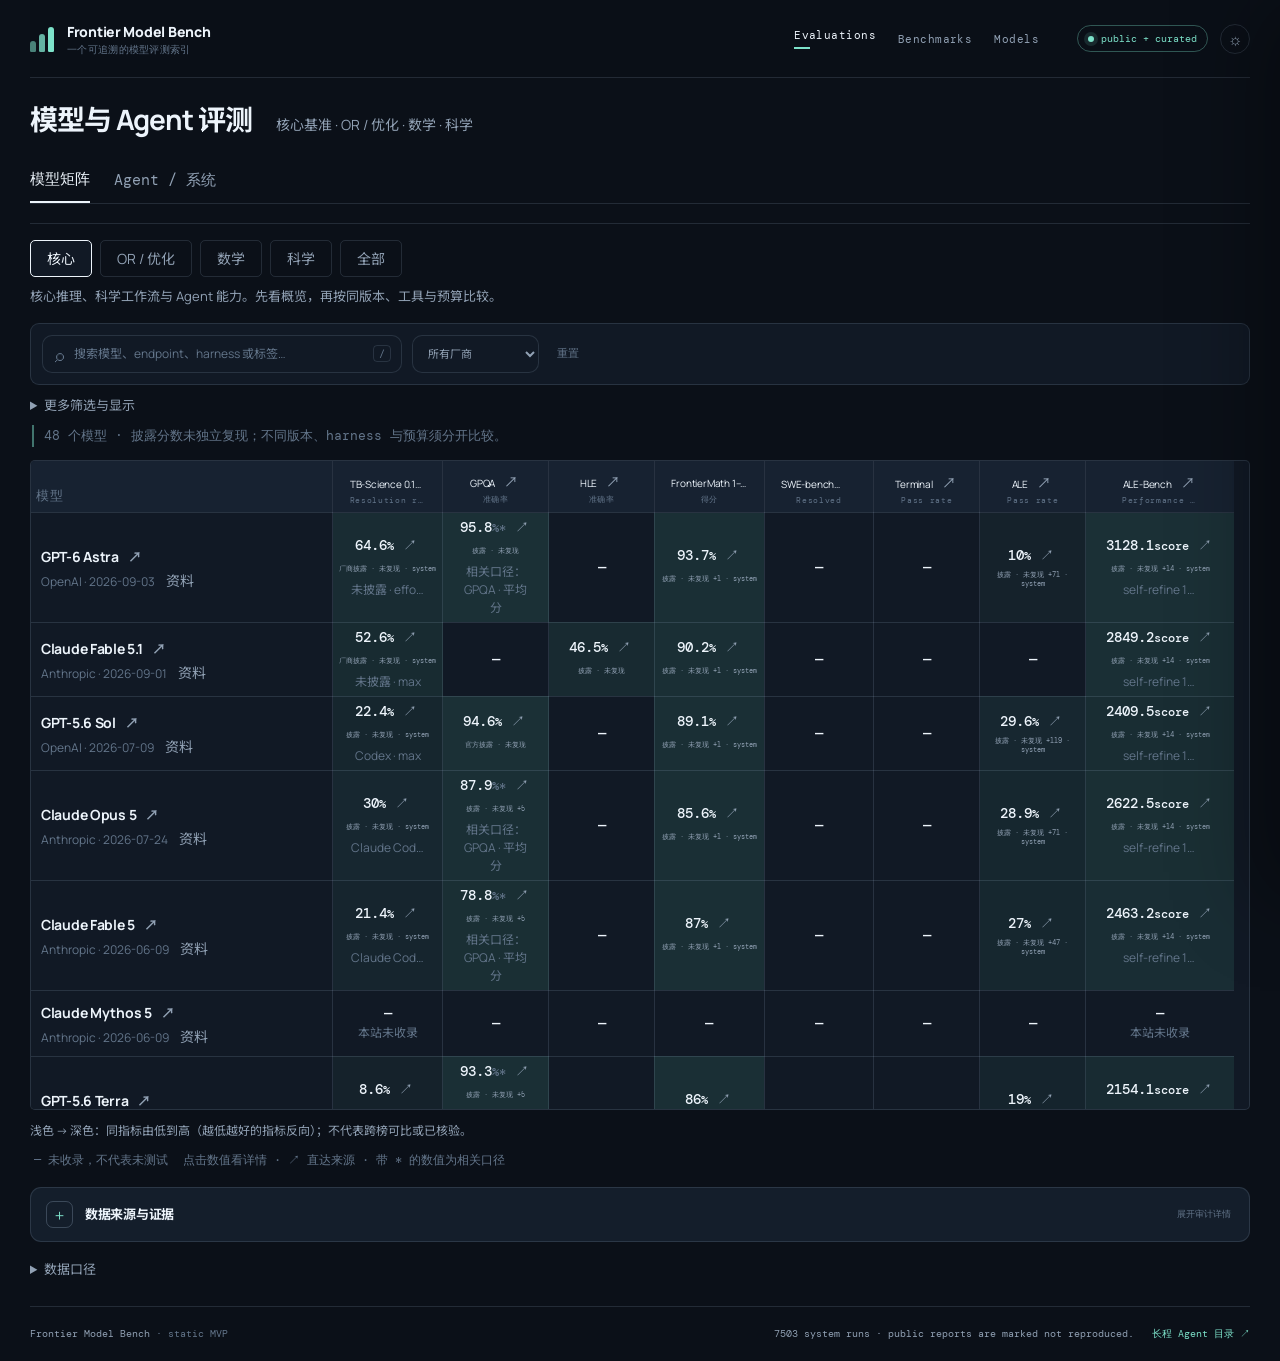
<file: index.html>
<!doctype html>
<html lang="zh-CN">
  <head>
    <meta charset="utf-8" />
    <meta name="viewport" content="width=device-width, initial-scale=1" />
    <meta name="description" content="一个轻量、可追溯的前沿模型 benchmark 信息站。" />
    <meta name="theme-color" content="#0c111d" />
    <title>Frontier Model Bench · 模型评测信息站</title>
    <link rel="preconnect" href="https://fonts.googleapis.com" />
    <link rel="preconnect" href="https://fonts.gstatic.com" crossorigin />
    <link href="https://fonts.googleapis.com/css2?family=DM+Mono:wght@400;500&family=Manrope:wght@400;500;600;700;800&family=Noto+Sans+SC:wght@400;500;600;700;800&display=swap" rel="stylesheet" />
    <link rel="stylesheet" href="styles.css?v=20260901-table" />
    <link rel="stylesheet" href="focus.css?v=20260906" />
  </head>
  <body class="focus-layout">
    <div class="app-shell">
      <header class="topbar">
        <a class="brand" href="#top" aria-label="Frontier Model Bench 首页">
          <span class="brand-mark" aria-hidden="true"><i></i><i></i><i></i></span>
          <span>
            <span class="brand-name">Frontier Model Bench</span>
            <span class="brand-caption">一个可追溯的模型评测索引</span>
          </span>
        </a>
        <nav class="topnav" aria-label="主导航">
          <a class="active" href="index.html#matrix" aria-current="page">Evaluations</a>
          <a href="benchmarks.html">Benchmarks</a>
          <a href="models.html">Models</a>
        </nav>
        <div class="top-actions">
          <span id="freshnessPill" class="freshness-pill"><span class="status-dot"></span><span>demo snapshot</span></span>
          <button id="themeToggle" class="icon-button" type="button" aria-label="切换颜色主题" title="切换颜色主题">☼</button>
        </div>
      </header>

      <main id="top">
        <header class="page-heading"><h1 id="pageTitle">模型与 Agent 评测</h1><p>核心基准 · OR / 优化 · 数学 · 科学</p></header>
        <section id="matrix" class="workspace-section" aria-labelledby="matrixTitle">
          <div class="section-heading">
            <div>
              <h2 id="matrixTitle" class="sr-only">Benchmark matrix</h2>
              <p class="section-subtitle sr-only">公开披露分数，点击查看评测口径。</p>
            </div>
            <div class="workspace-tabs">
              <div id="modeSwitcher" class="mode-switcher" role="tablist" aria-label="比较模式">
                <button class="mode-tab active" role="tab" aria-selected="true" data-mode="atlas">模型矩阵</button>
                <button class="mode-tab" role="tab" aria-selected="false" data-mode="runs">Agent / 系统</button>
              </div>
            </div>
          </div>

          <div class="focus-tabs" role="group" aria-label="关注领域">
            <button type="button" data-focus="core" class="active" aria-pressed="true">核心</button>
            <button type="button" data-focus="or" aria-pressed="false">OR / 优化</button>
            <button type="button" data-focus="math" aria-pressed="false">数学</button>
            <button type="button" data-focus="science" aria-pressed="false">科学</button>
            <button type="button" data-focus="all" aria-pressed="false">全部</button>
          </div>
          <p id="focusDescription" class="focus-description"></p>
          <div class="control-bar" aria-label="筛选与排序">
            <label class="search-box">
              <span class="search-icon" aria-hidden="true">⌕</span>
              <input id="searchInput" type="search" placeholder="搜索模型、厂商或标签…" autocomplete="off" />
              <kbd>/</kbd>
            </label>
            <label class="select-wrap">
              <span class="sr-only">厂商</span>
              <select id="providerFilter"><option value="all">所有厂商</option></select>
            </label>
            <label id="runBenchmarkFilterWrap" class="select-wrap run-only-control" hidden><span class="sr-only">运行 benchmark</span><select id="runBenchmarkFilter"><option value="all">所有 benchmark</option></select></label>
            <button id="resetFilters" class="text-button" type="button">重置</button>
          </div>
          <details class="advanced-filters"><summary>更多筛选与显示</summary><div class="control-bar">
            <label class="select-wrap"><span class="sr-only">能力面或标签</span><select id="familyFilter"><option value="all">所有能力面</option></select></label>
            <label class="select-wrap"><span class="sr-only">比较预设</span><select id="presetSelect"><option value="all">全部预设</option></select></label>
            <label id="harnessFilterWrap" class="select-wrap run-only-control" hidden><span class="sr-only">Harness</span><select id="harnessFilter"><option value="all">所有 harness</option></select></label>
            <label class="select-wrap"><span class="sr-only">排序</span><select id="sortSelect" title="关注优先：OpenAI / Anthropic 当前主力在前，不是综合能力排名"><option value="recommended">关注优先</option></select></label>
            <label class="toggle-control"><input id="availableOnly" type="checkbox" /><span>仅有成绩</span></label>
            <label class="toggle-control"><input id="showCatalog" type="checkbox" /><span>包含历史版本</span></label>
            <label class="toggle-control"><input id="allConfigurations" type="checkbox" /><span>系统表：全部指标与配置</span></label>
          </div>
          <div id="matrixTools" class="matrix-tools" aria-label="矩阵显示与导航">
            <div class="matrix-tools-copy">
              <span class="matrix-tools-kicker">MATRIX NAVIGATION</span>
              <span id="matrixNavigationStatus">热门与高覆盖 benchmark 优先</span>
            </div>
            <div class="matrix-tools-actions">
              <label class="matrix-scope-wrap">
                <span class="sr-only">矩阵列范围</span>
                <select id="matrixScope" aria-label="矩阵列范围">
                  <option value="groups" selected>分组概览</option>
                  <option value="slices">全部切片</option>
                </select>
              </label>
              <div class="density-switcher" role="group" aria-label="矩阵显示密度">
                <button class="density-button active" type="button" data-matrix-density="compact" aria-pressed="true">紧凑</button>
                <button class="density-button" type="button" data-matrix-density="standard" aria-pressed="false">标准</button>
              </div>
              <label class="matrix-jump-wrap">
                <span class="sr-only">快速定位 benchmark</span>
                <select id="benchmarkJump" aria-label="快速定位 benchmark">
                  <option value="">定位 benchmark…</option>
                </select>
              </label>
              <div class="matrix-page-controls" role="group" aria-label="矩阵列分页">
                <button id="matrixPrev" class="matrix-page-button" type="button" title="上一组 benchmark" aria-label="上一组 benchmark">←</button>
                <button id="matrixNext" class="matrix-page-button" type="button" title="下一组 benchmark" aria-label="下一组 benchmark">→</button>
              </div>
              <button id="matrixHome" class="matrix-home-button" type="button" title="回到热门 benchmark">热门首组</button>
            </div>
          </div>

          </details>
          <div id="activeFilters" class="active-filters" aria-live="polite"></div>
          <p id="presetHint" class="preset-hint" hidden></p>
          <p id="coverageNote" class="coverage-note" aria-live="polite"></p>

          <div id="matrixView" class="matrix-frame" data-density="compact">
            <div id="matrixScroll" class="matrix-scroll" tabindex="0" aria-label="可横向滚动的模型 benchmark 矩阵">
              <table class="matrix-table" aria-describedby="matrixCaption">
                <caption id="matrixCaption" class="sr-only">模型与 benchmark 成绩矩阵。点击模型或成绩查看详情。</caption>
                <thead id="matrixHead"></thead>
                <tbody id="matrixBody"></tbody>
              </table>
            </div>
            <div id="emptyState" class="empty-state" hidden>
              <div class="empty-icon">∅</div>
              <h3>没有匹配的模型</h3>
              <p>试试清空搜索词，或放宽筛选条件。</p>
              <button id="emptyReset" class="outline-button" type="button">清空筛选</button>
            </div>
          </div>
          <div id="cardsView" class="cards-grid" hidden></div>

          <div id="runsView" class="runs-panel" hidden>
            <div class="run-summary" aria-live="polite">
              <span><strong id="runCountLabel">0</strong> runs</span>
              <span><i class="summary-dot"></i>结果按固定 protocol 展示，不跨 harness 合并</span>
            </div>
            <div id="runTableFrame" class="run-table-frame">
              <div class="matrix-scroll">
                <table class="run-table" aria-describedby="runTableCaption">
                  <caption id="runTableCaption" class="sr-only">模型系统运行记录。点击一行查看 harness、protocol 与来源。</caption>
                  <thead id="runTableHead"></thead>
                  <tbody id="runTableBody"></tbody>
                </table>
              </div>
              <div id="runEmptyState" class="empty-state" hidden>
                <div class="empty-icon">∅</div>
                <h3>此领域暂无匹配的系统记录</h3>
                <p>已收录的分数可能仅来自模型评测，或未明确披露 harness。</p>
                <button id="returnToAtlas" class="outline-button" type="button">查看该领域的模型矩阵</button>
              </div>
            </div>
            <div id="runCardsView" class="run-cards-grid" hidden></div>
          </div>

          <p class="score-tint-note">浅色 → 深色：同指标由低到高（越低越好的指标反向）；不代表跨榜可比或已核验。</p>
          <div id="atlasLegend" class="table-legend"><span>— 未收录，不代表未测试</span><span>点击数值看详情 · ↗ 直达来源 · 带 * 的数值为相关口径</span></div>
          <section id="publicEvidenceSection" class="public-evidence-section" hidden aria-labelledby="publicEvidenceTitle">
            <div class="public-evidence-heading">
              <button id="publicEvidenceToggle" class="public-evidence-toggle" type="button" aria-expanded="false" aria-controls="publicEvidenceBody">
                <span class="public-evidence-toggle-icon" aria-hidden="true">＋</span>
                <span><span id="publicEvidenceTitle" class="public-evidence-title-label">数据来源与证据</span><span id="publicEvidenceCount" class="section-note"></span></span>
                <span class="public-evidence-toggle-label">展开审计详情</span>
              </button>
              <span class="public-evidence-actions" aria-label="证据数据下载"><a href="data/public/evidence.jsonl" target="_blank" rel="noreferrer">evidence JSONL ↗</a><a href="data/public/unmapped-summary.json" target="_blank" rel="noreferrer">aliases ↗</a><a href="data/public/alternatives.jsonl" target="_blank" rel="noreferrer">其它映射 ↗</a></span>
            </div>
            <div id="publicEvidenceBody" class="public-evidence-body" hidden>
              <p class="public-evidence-intro">这里按来源索引代表性公开报告；每条均明确标记“本站未复现”，并保留来源、定位、协议与快照。默认矩阵只纳入 canonical 目录与有明确出处的公开 benchmark；Epoch 下载快照中的短期 probe、内部别名和 composite index 不会占用主矩阵列，但仍以“仅证据 · 默认隐藏”保留在本审计层。身份徽标只表示归一化路径，不表示复现等级；无法安全映射的来源原名保留在 aliases 队列。</p>
              <div id="publicEvidenceList" class="public-evidence-list"></div>
              <div id="publicAliasLedger" class="public-alias-ledger" hidden></div>
            </div>
          </section>
        </section>

        <details id="method" class="method-details"><summary>数据口径</summary><p>公开榜单值标为「披露 · 未复现」。本站核验只代表出处和口径检查，不等于独立复跑。不同 benchmark、版本、harness 和预算不合并排名。* 表示主口径缺失时展示的相关切片；具体版本、指标、设置与来源见详情。</p><a href="docs/benchmark-coverage.md">完整覆盖审计 ↗</a></details>
        <footer class="footer">
          <span>Frontier Model Bench <span class="muted">· static MVP</span></span>
          <span id="footerStatus">公开披露值仅作参考；点击数值查看来源与口径。</span>
          <a href="long-horizon.html">长程 Agent 目录 ↗</a>
        </footer>
      </main>
    </div>

    <div id="drawerBackdrop" class="drawer-backdrop" hidden></div>
    <aside id="detailDrawer" class="detail-drawer" aria-labelledby="drawerTitle" aria-hidden="true">
      <div class="drawer-head">
        <span class="drawer-kicker">OBSERVATION DETAIL</span>
        <button id="closeDrawer" class="close-button" type="button" aria-label="关闭详情">×</button>
      </div>
      <div id="drawerContent" class="drawer-content"></div>
    </aside>

    <div id="toast" class="toast" role="status" aria-live="polite"></div>
    <script src="app.js?v=20260906-focus" defer></script>
  </body>
</html>
</file>
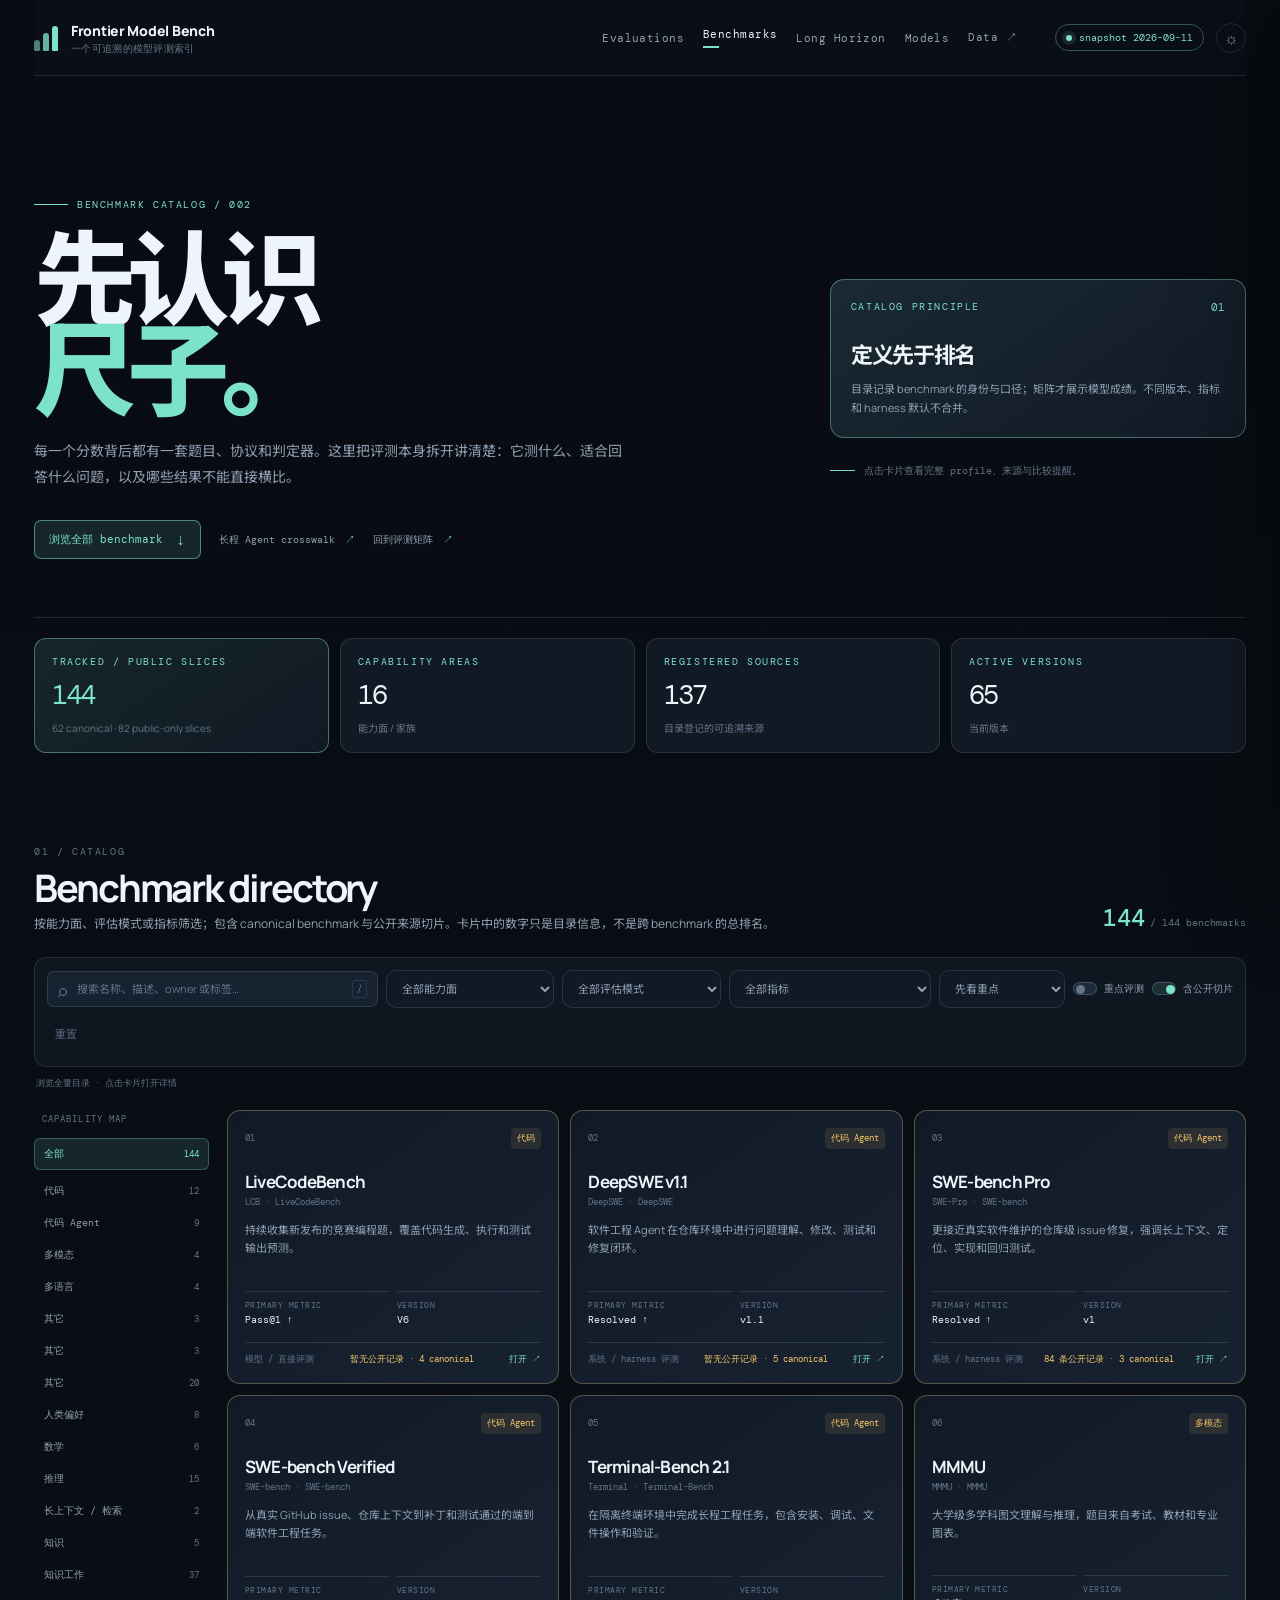
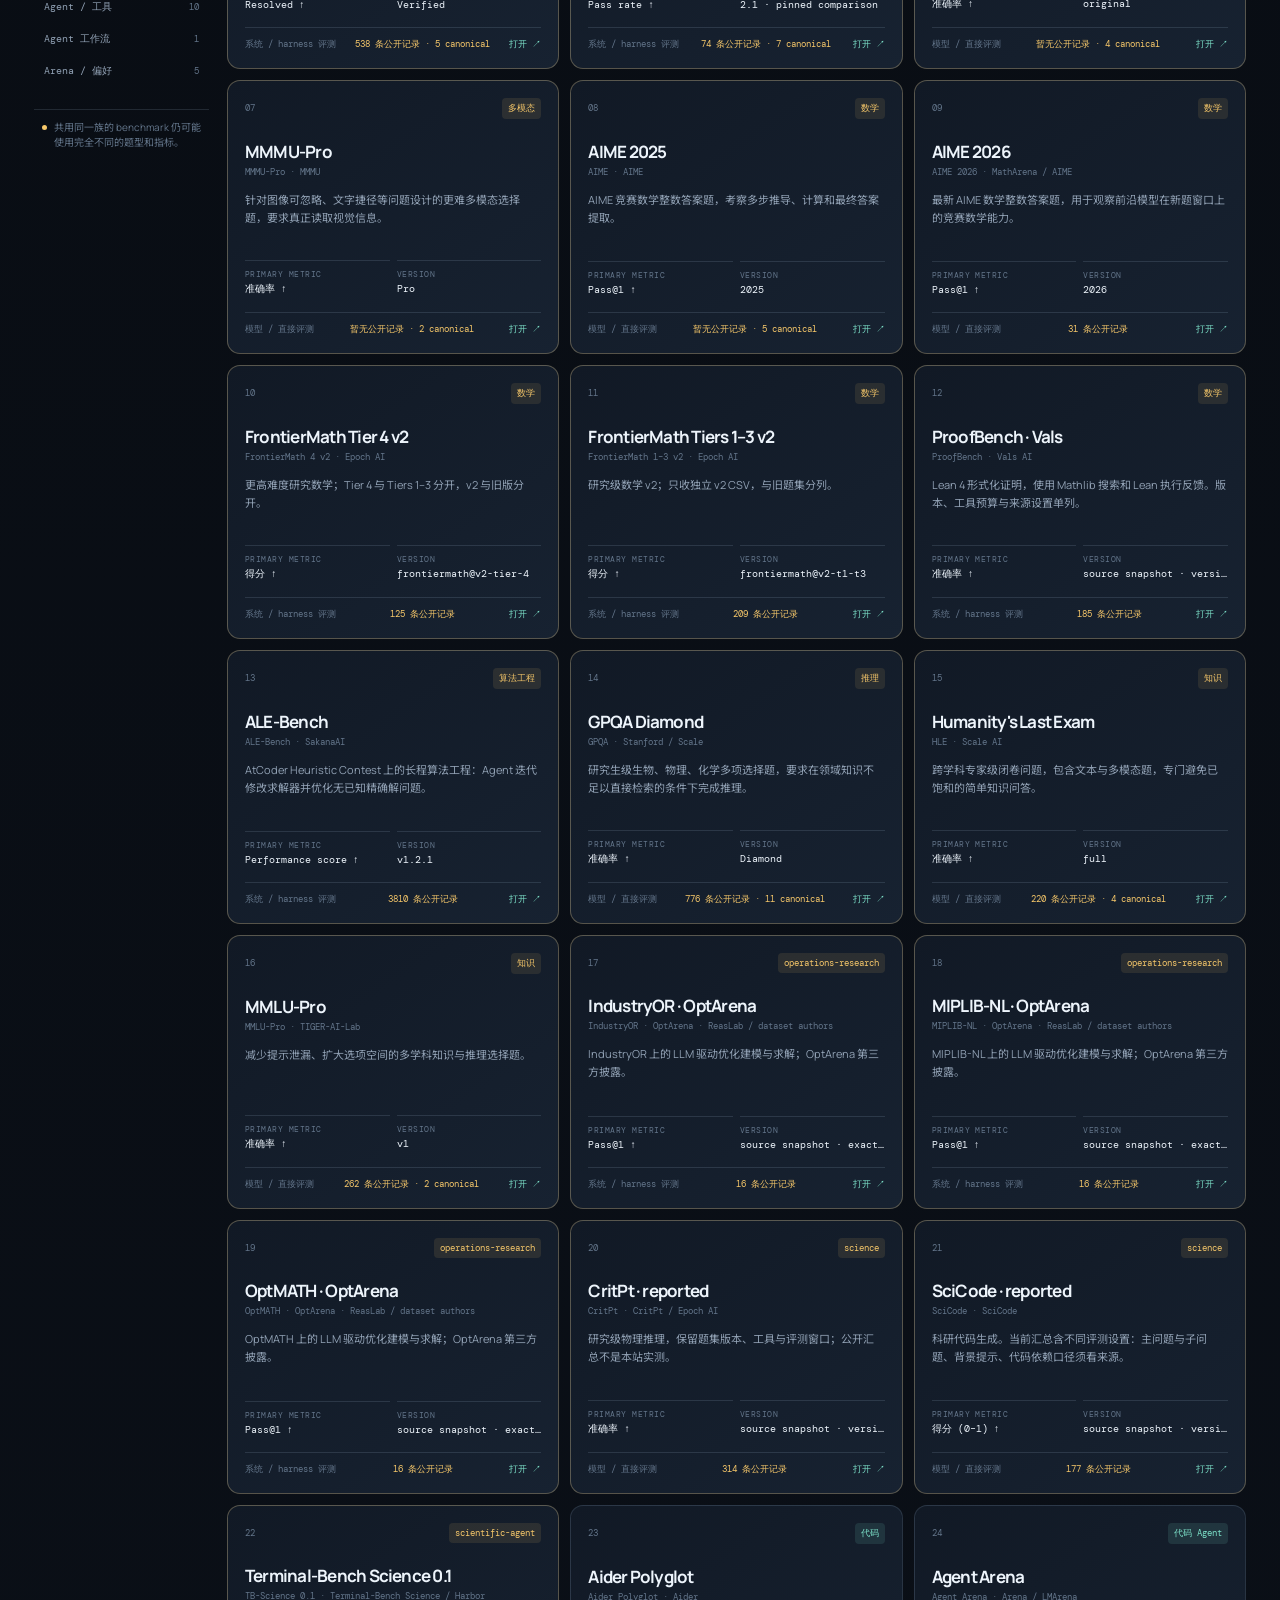
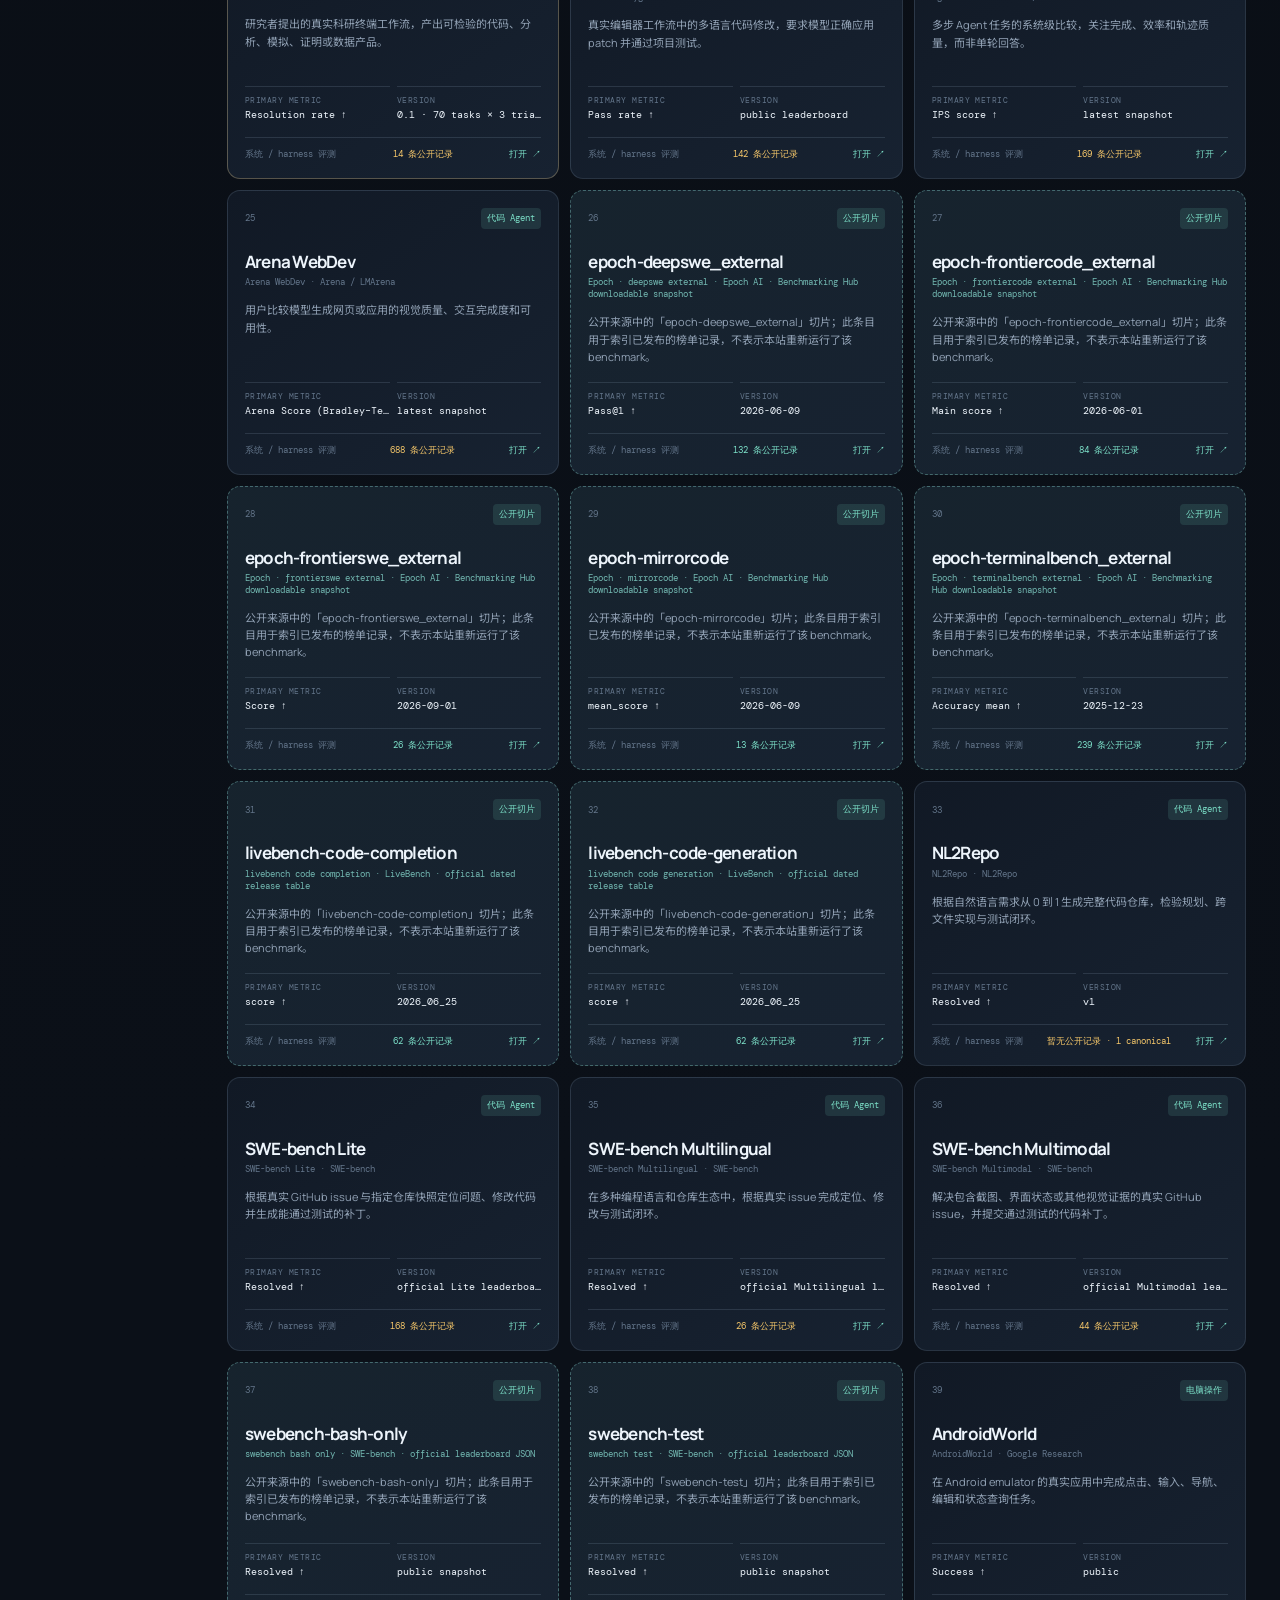
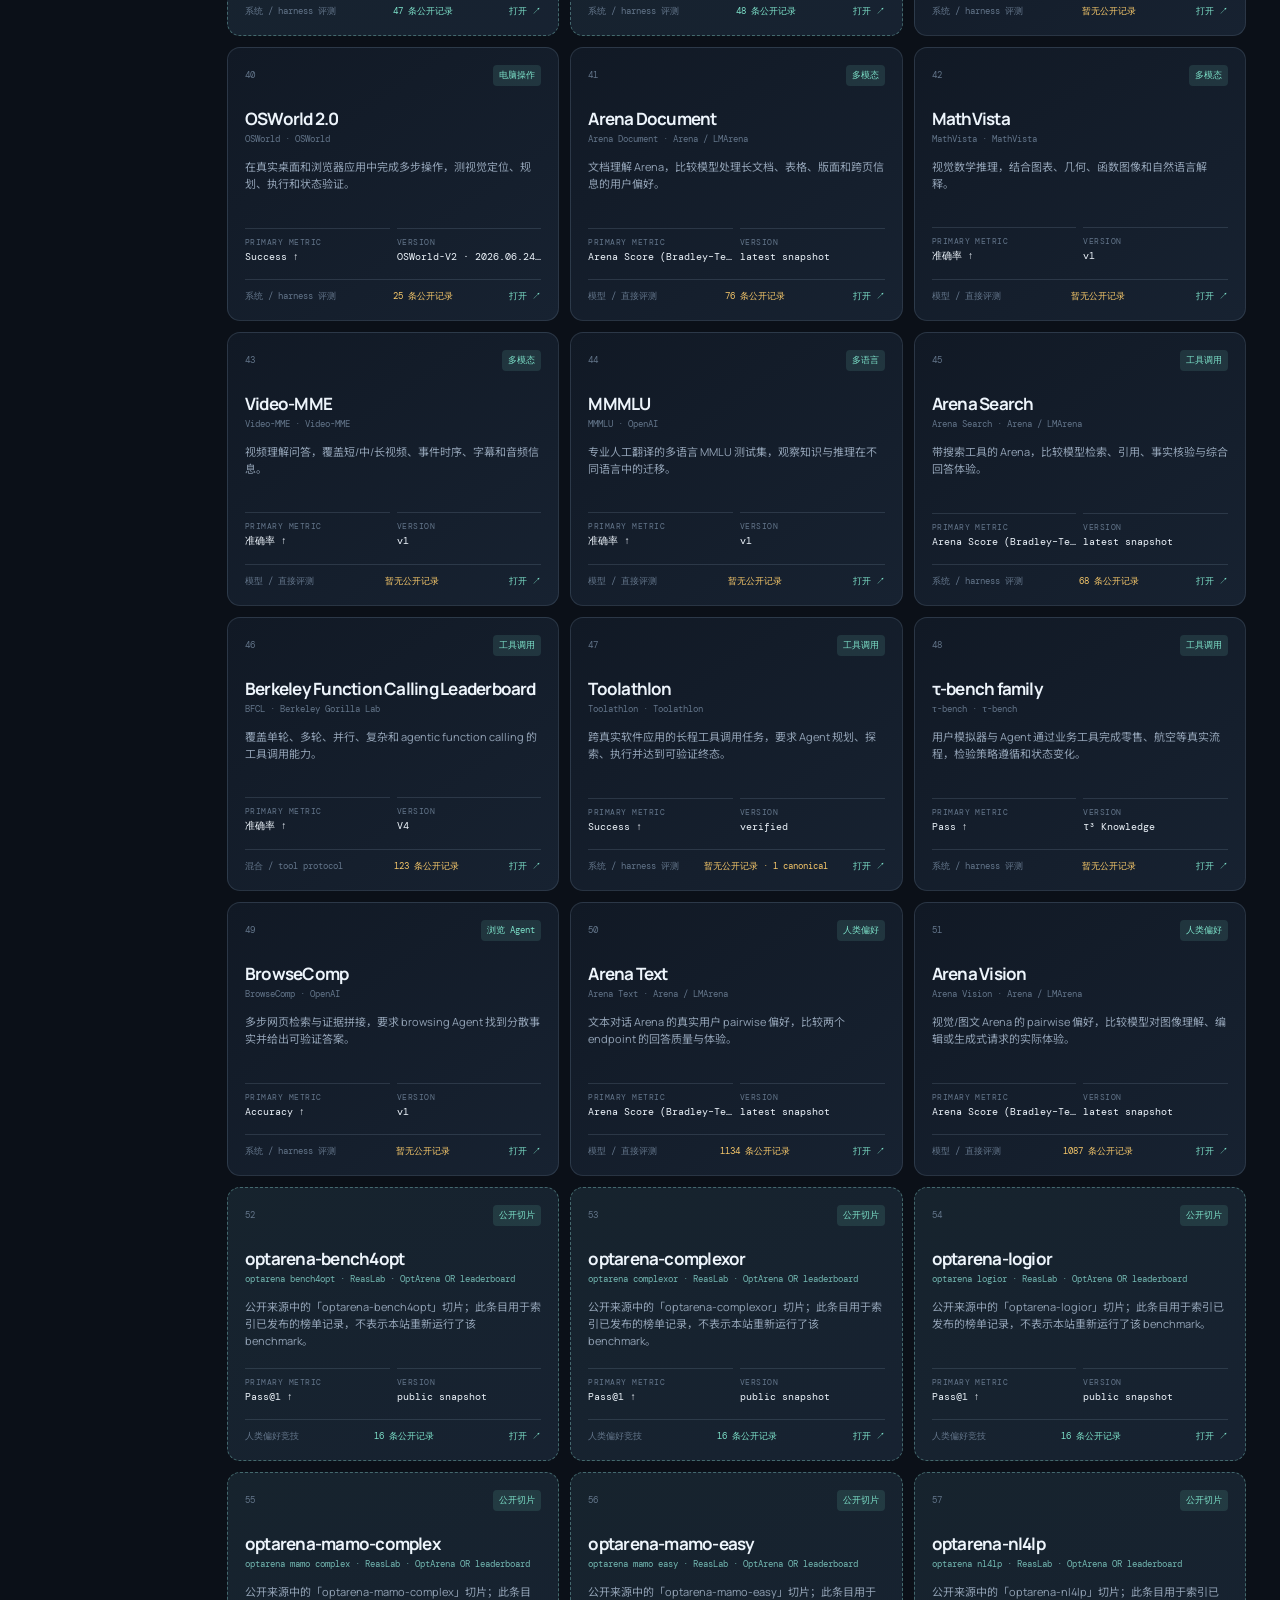
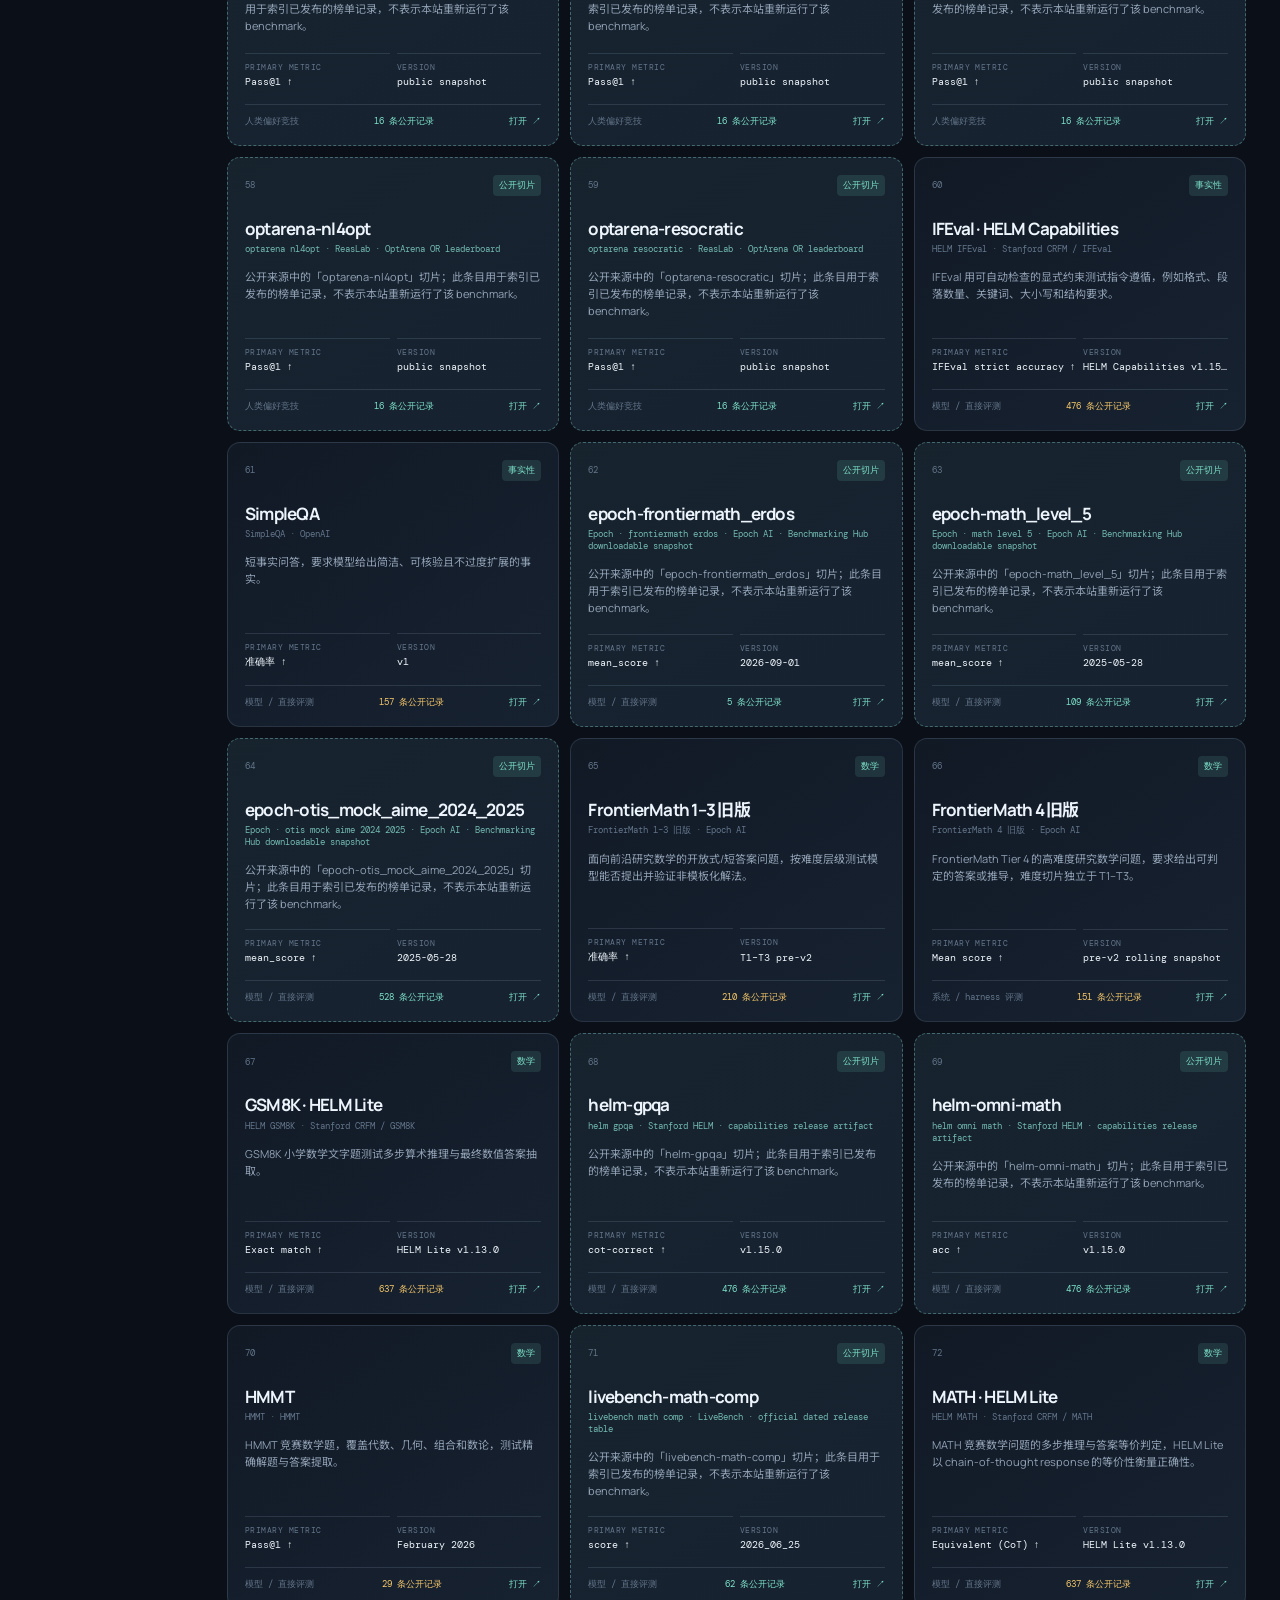
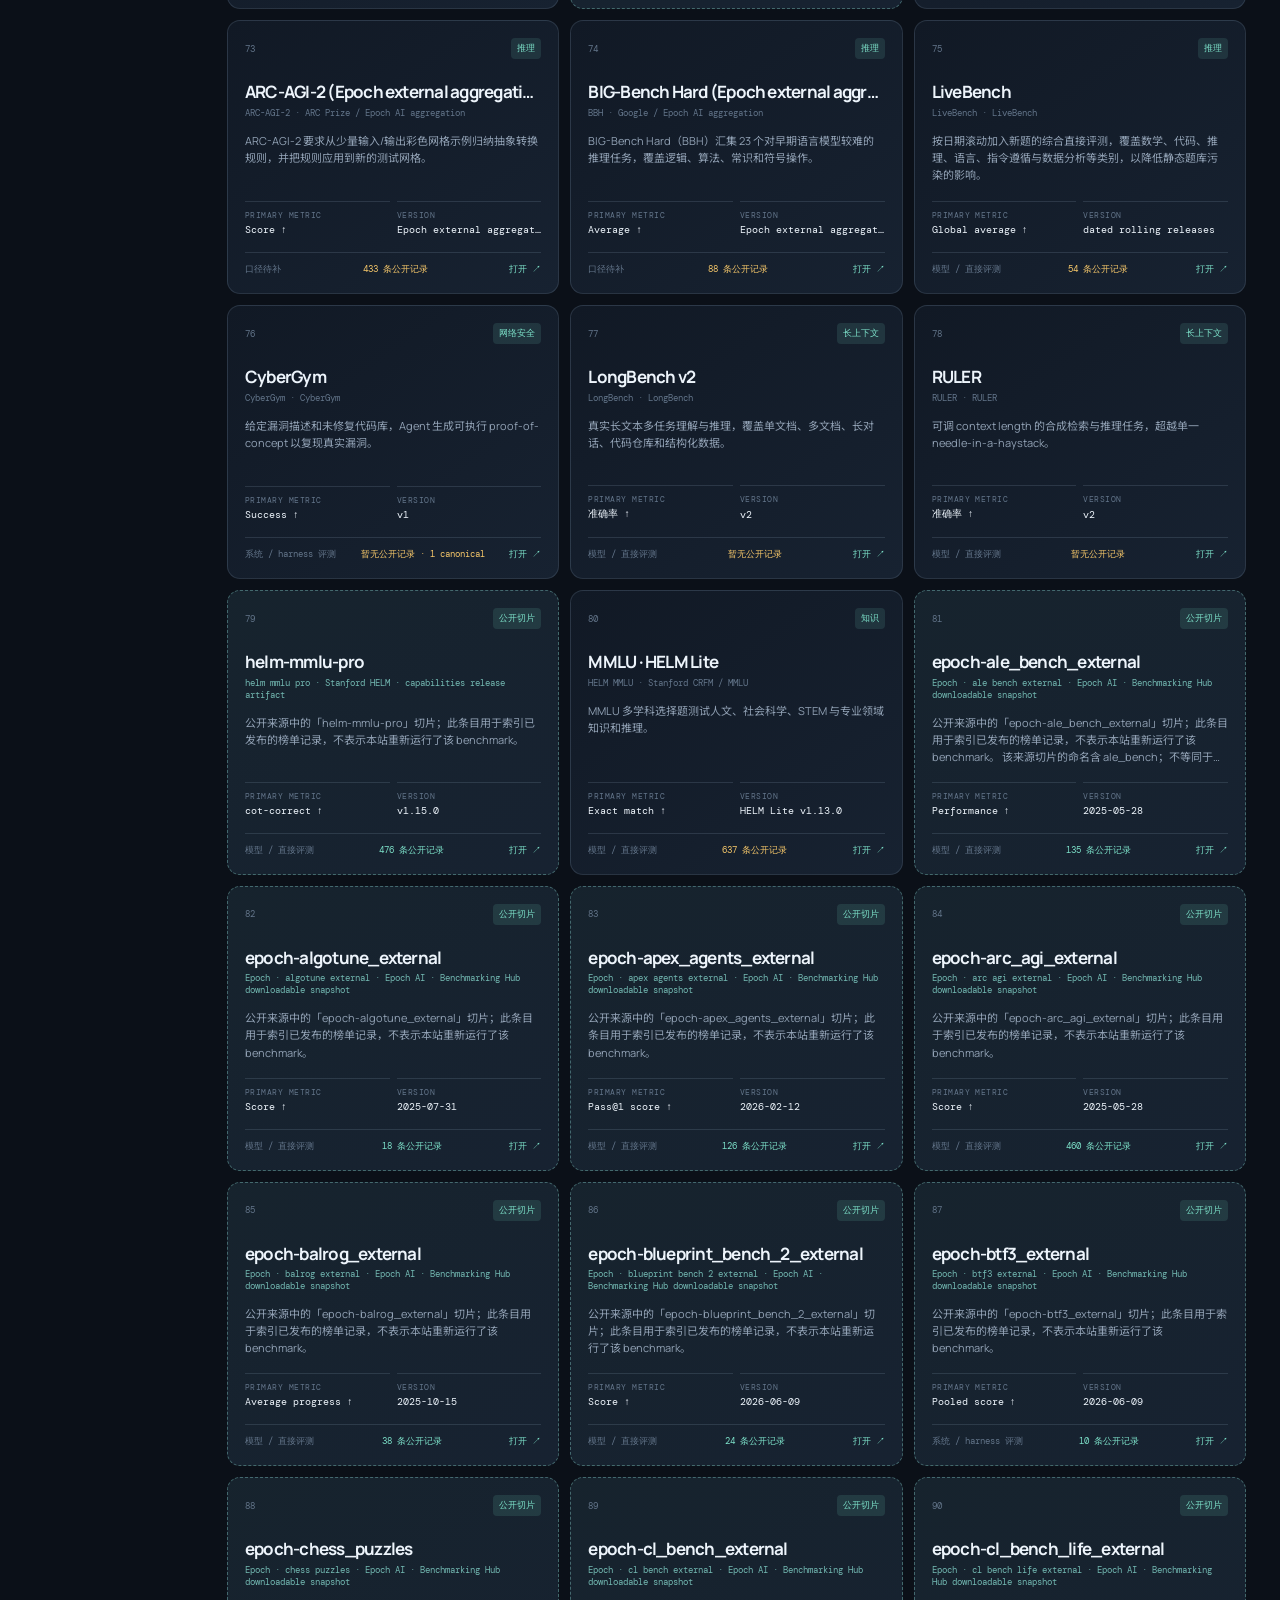
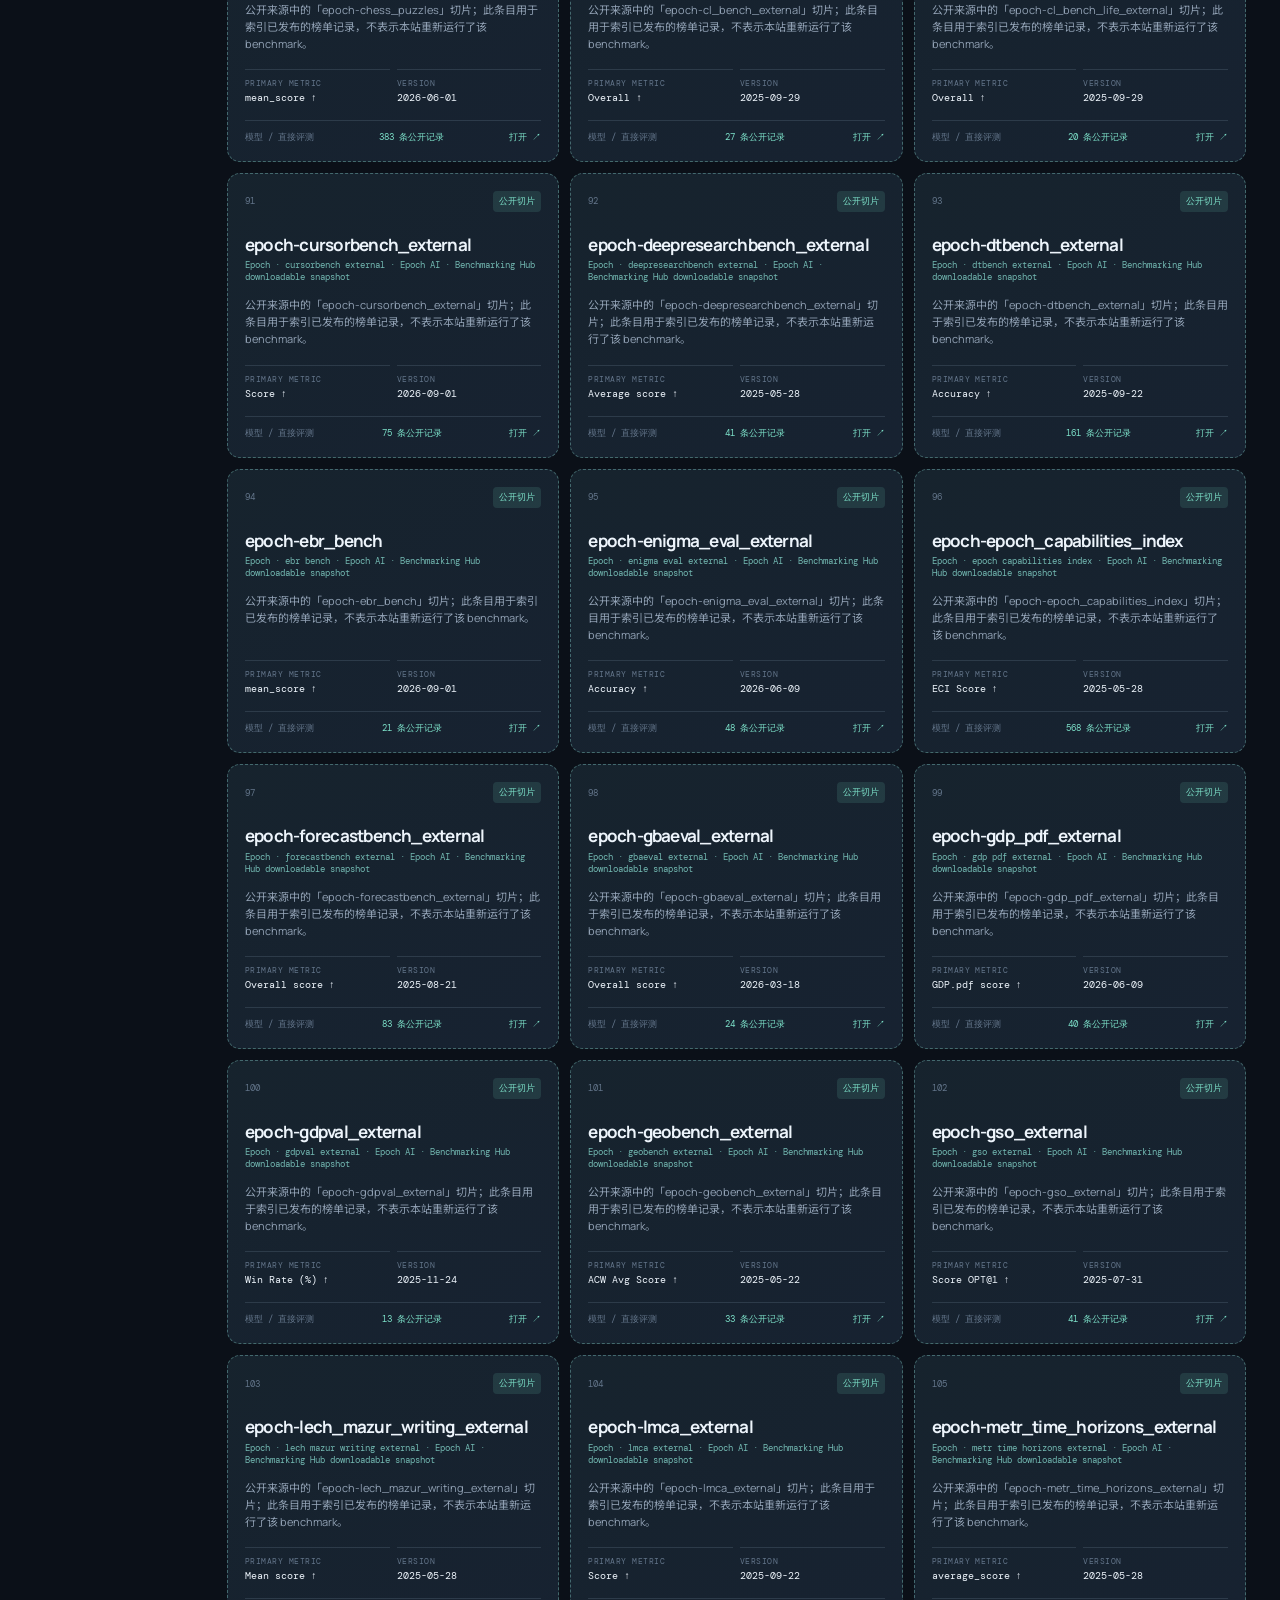
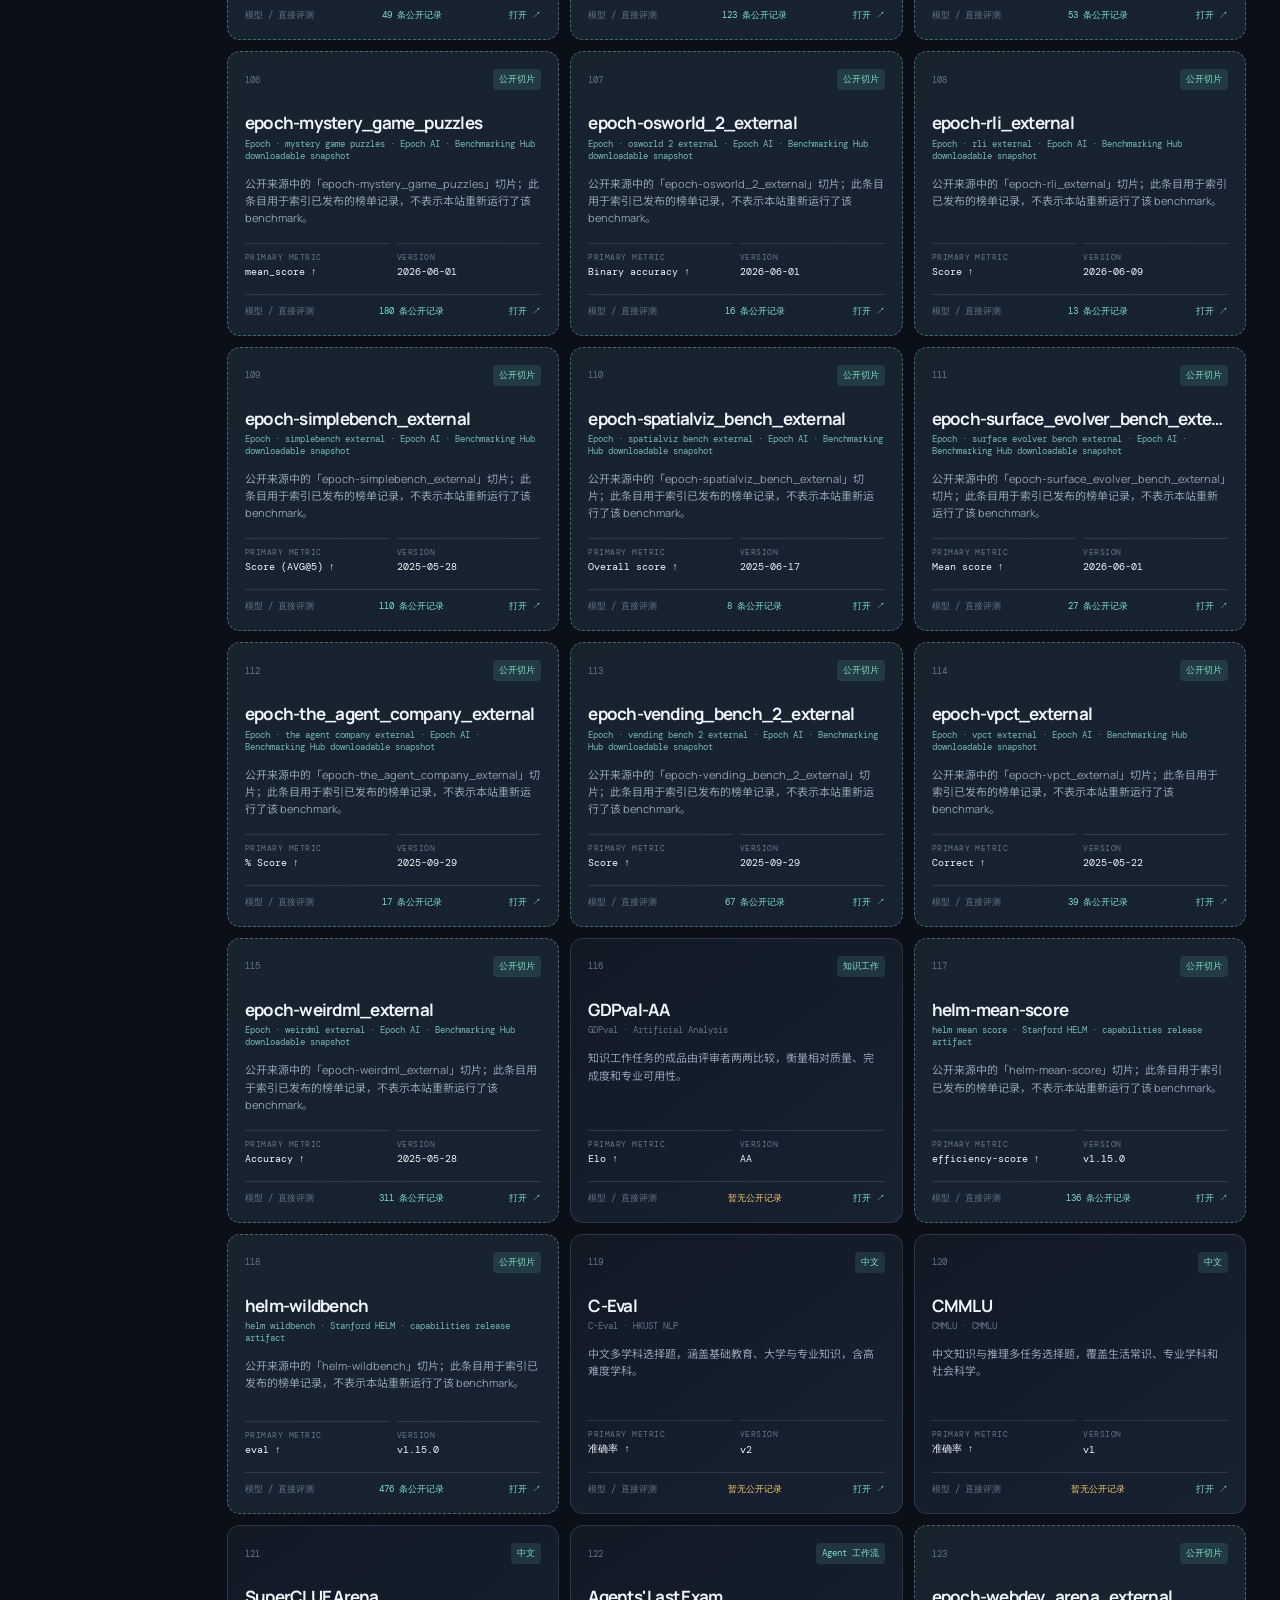
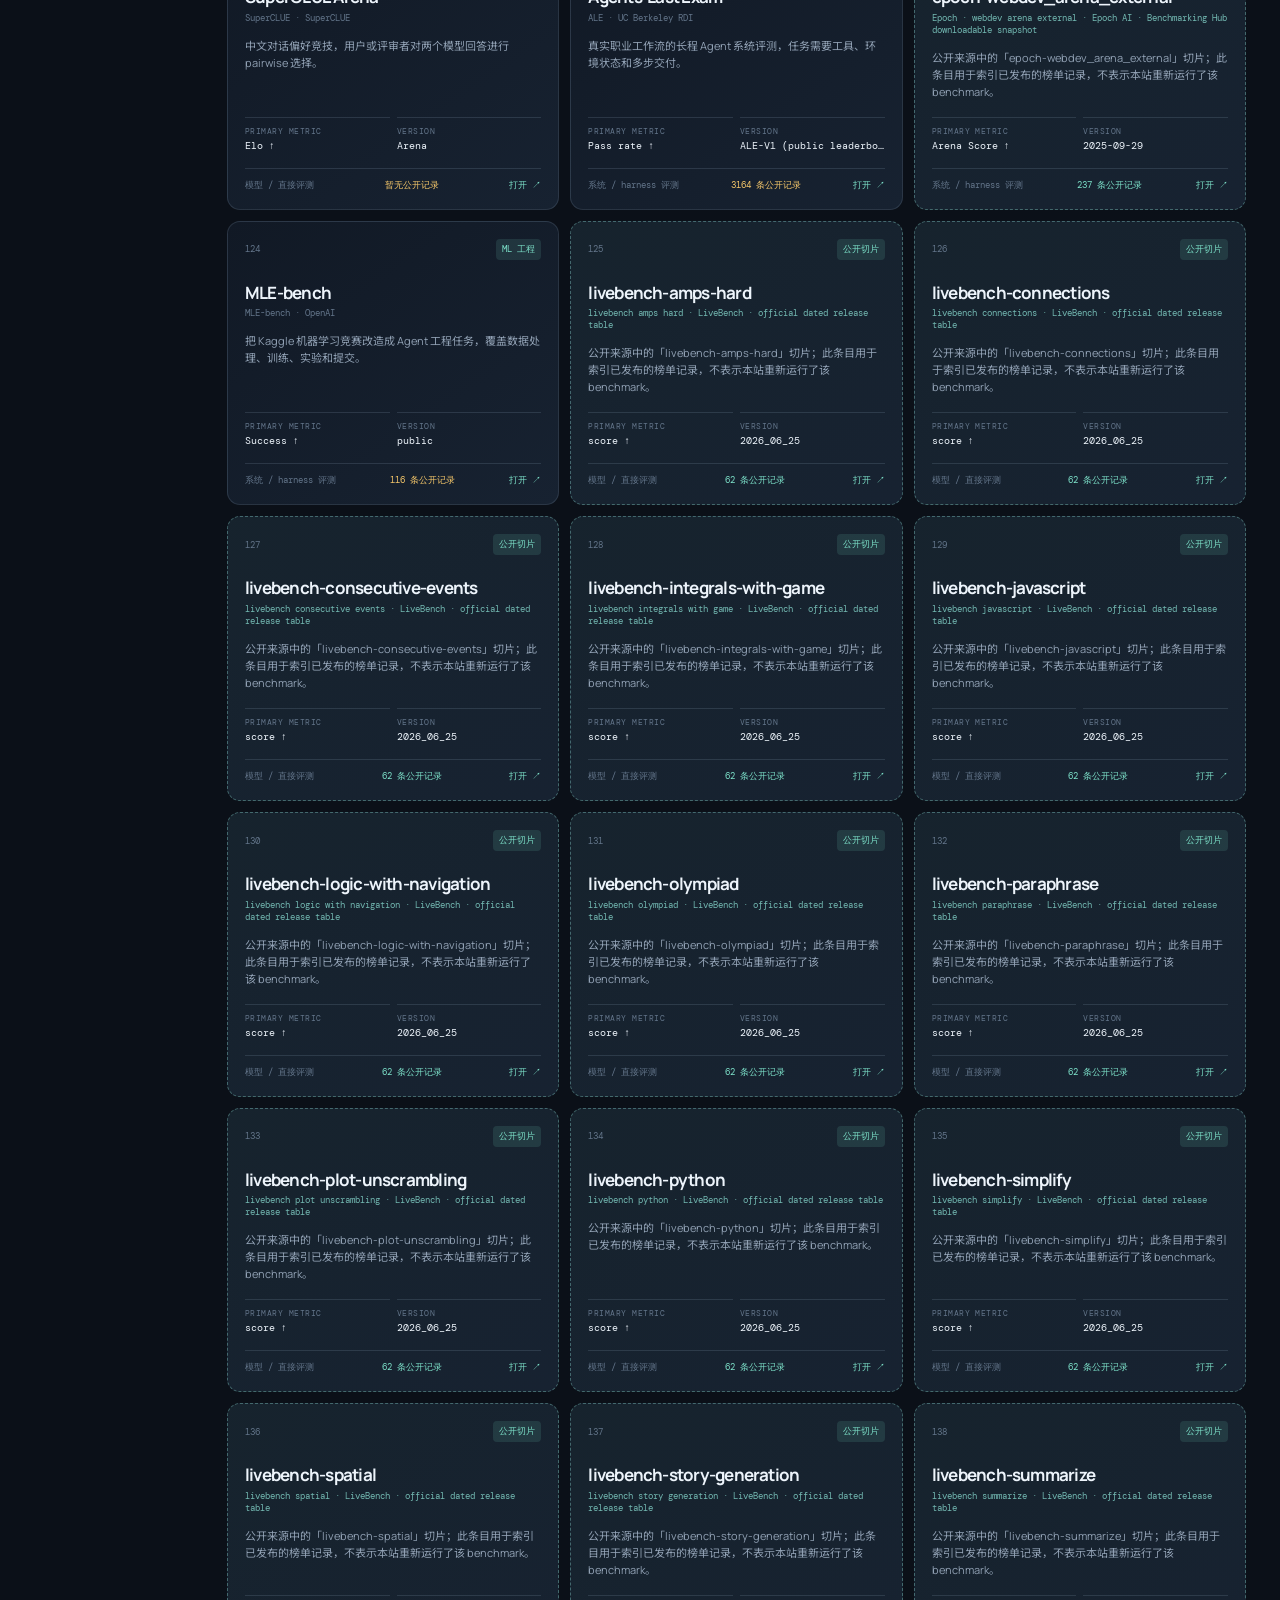
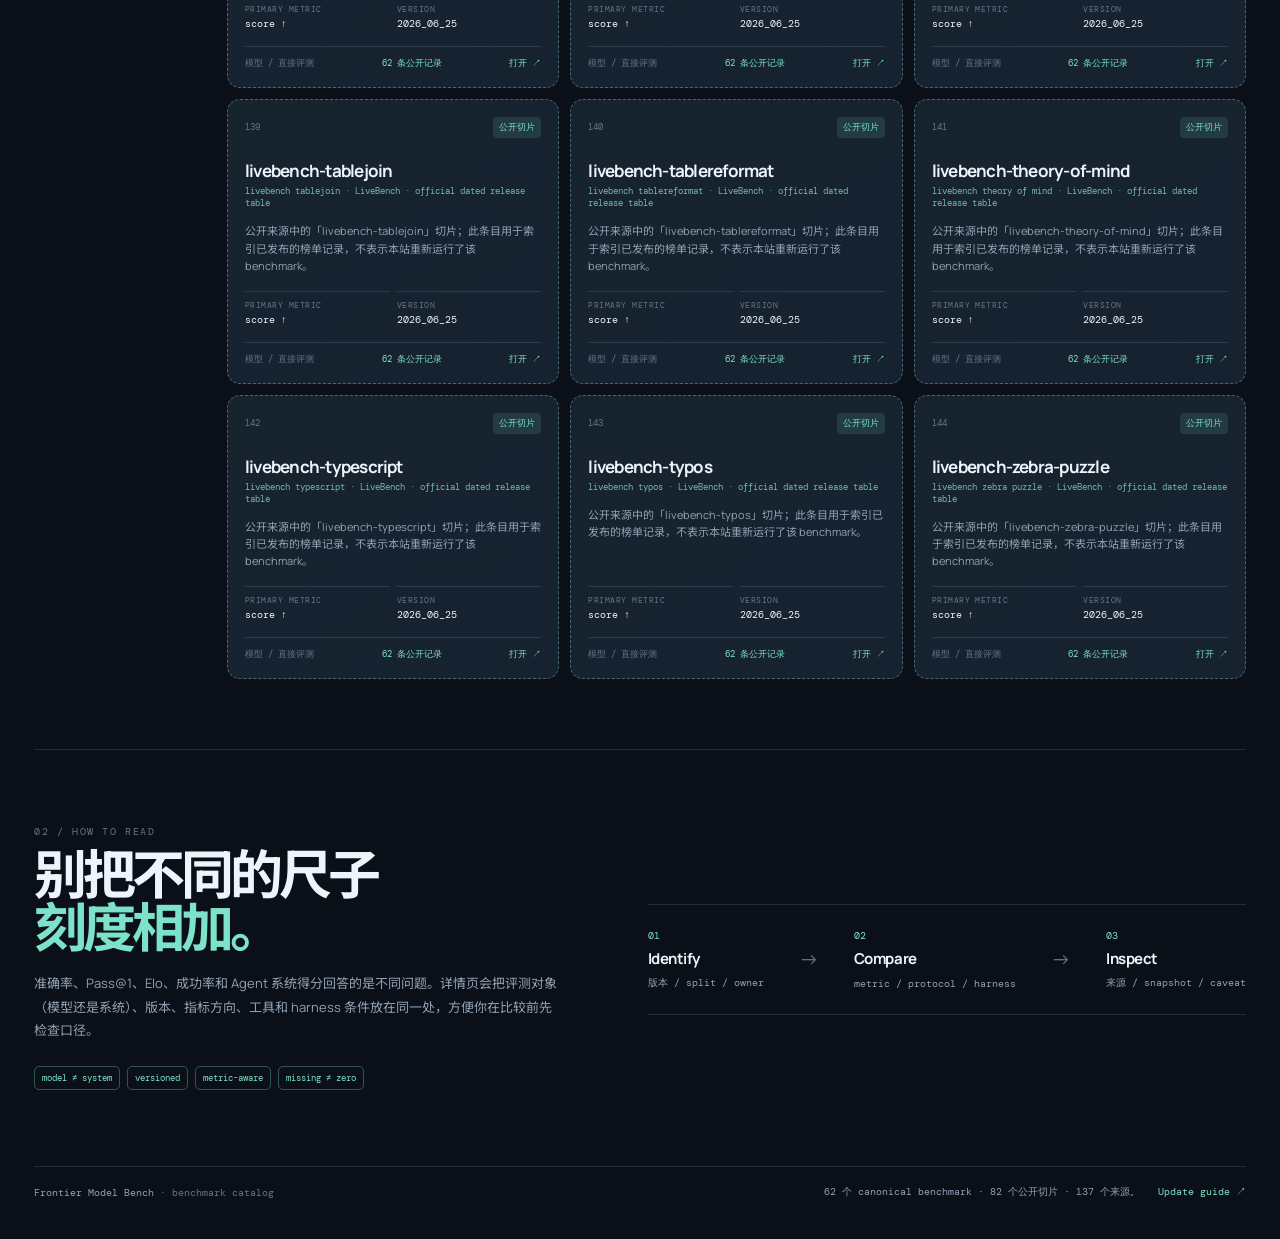
<file: benchmarks.html>
<!doctype html>
<html lang="zh-CN">
  <head>
    <meta charset="utf-8" />
    <meta name="viewport" content="width=device-width, initial-scale=1" />
    <meta name="description" content="Frontier Model Bench benchmark catalog：了解每个 benchmark 测什么、怎么测，以及分数如何比较。" />
    <meta name="theme-color" content="#0c111d" />
    <title>Benchmarks · Frontier Model Bench</title>
    <link rel="preconnect" href="https://fonts.googleapis.com" />
    <link rel="preconnect" href="https://fonts.gstatic.com" crossorigin />
    <link href="https://fonts.googleapis.com/css2?family=DM+Mono:wght@400;500&family=Manrope:wght@400;500;600;700;800&family=Noto+Sans+SC:wght@400;500;600;700;800&display=swap" rel="stylesheet" />
    <link rel="stylesheet" href="styles.css?v=20260828-ui1" />
    <link rel="stylesheet" href="benchmarks.css?v=20260828-ui1" />
  </head>
  <body class="benchmark-catalog-page">
    <div class="app-shell bench-app-shell">
      <header class="topbar bench-topbar">
        <a class="brand" href="index.html" aria-label="Frontier Model Bench 首页">
          <span class="brand-mark" aria-hidden="true"><i></i><i></i><i></i></span>
          <span>
            <span class="brand-name">Frontier Model Bench</span>
            <span class="brand-caption">一个可追溯的模型评测索引</span>
          </span>
        </a>
        <nav class="topnav bench-nav" aria-label="主导航">
          <a href="index.html#matrix">Evaluations</a>
          <a class="active" href="benchmarks.html" aria-current="page">Benchmarks</a>
          <a href="long-horizon.html">Long Horizon</a>
          <a href="models.html">Models</a>
          <a href="data/derived/site.json" target="_blank" rel="noreferrer">Data ↗</a>
        </nav>
        <div class="top-actions">
          <span id="catalogFreshness" class="freshness-pill"><span class="status-dot"></span><span>catalog snapshot</span></span>
          <button id="themeToggle" class="icon-button" type="button" aria-label="切换颜色主题" title="切换颜色主题">☼</button>
        </div>
      </header>

      <main id="top">
        <section class="bench-hero" aria-labelledby="benchPageTitle">
          <div class="bench-hero-copy">
            <p class="eyebrow"><span class="eyebrow-line"></span>BENCHMARK CATALOG / 002</p>
            <h1 id="benchPageTitle">先认识<br /><em>尺子。</em></h1>
            <p class="bench-hero-lede">每一个分数背后都有一套题目、协议和判定器。这里把评测本身拆开讲清楚：它测什么、适合回答什么问题，以及哪些结果不能直接横比。</p>
            <div class="bench-hero-actions">
              <a class="accent-button" href="#catalog">浏览全部 benchmark <span>↓</span></a>
              <a class="quiet-link" href="long-horizon.html">长程 Agent crosswalk <span>↗</span></a>
              <a class="quiet-link" href="index.html#matrix">回到评测矩阵 <span>↗</span></a>
            </div>
          </div>
          <div class="bench-hero-aside">
            <div class="catalog-signal-card">
              <div class="catalog-signal-top"><span class="signal-label">CATALOG PRINCIPLE</span><span class="catalog-signal-mark">01</span></div>
              <strong>定义先于排名</strong>
              <p>目录记录 benchmark 的身份与口径；矩阵才展示模型成绩。不同版本、指标和 harness 默认不合并。</p>
            </div>
            <div class="catalog-mini-note"><span class="mini-rule"></span><span>点击卡片查看完整 profile、来源与比较提醒。</span></div>
          </div>
        </section>

        <section class="bench-stat-grid" aria-label="benchmark 目录摘要">
          <article class="bench-stat-card bench-stat-primary"><span class="stat-kicker">TRACKED / PUBLIC SLICES</span><strong id="catalogCount">—</strong><span id="catalogNote">canonical 与公开来源切片</span></article>
          <article class="bench-stat-card"><span class="stat-kicker">CAPABILITY AREAS</span><strong id="familyCount">—</strong><span>能力面 / 家族</span></article>
          <article class="bench-stat-card"><span class="stat-kicker">REGISTERED SOURCES</span><strong id="sourceCount">—</strong><span>目录登记的可追溯来源</span></article>
          <article class="bench-stat-card"><span class="stat-kicker">ACTIVE VERSIONS</span><strong id="activeVersionCount">—</strong><span>当前版本</span></article>
        </section>

        <section id="catalog" class="bench-catalog-section" aria-labelledby="catalogTitle">
          <div class="section-heading bench-heading">
            <div>
              <p class="section-index">01 / CATALOG</p>
              <h2 id="catalogTitle">Benchmark directory</h2>
              <p class="section-subtitle">按能力面、评估模式或指标筛选；包含 canonical benchmark 与公开来源切片。卡片中的数字只是目录信息，不是跨 benchmark 的总排名。</p>
            </div>
            <div class="catalog-count-wrap"><strong id="visibleCount">—</strong><span> / <span id="totalCount">—</span> benchmarks</span></div>
          </div>

          <div class="bench-toolbar" aria-label="benchmark 筛选与排序">
            <label class="bench-search"><span class="search-icon" aria-hidden="true">⌕</span><input id="benchSearch" type="search" placeholder="搜索名称、描述、owner 或标签…" autocomplete="off" /><kbd>/</kbd></label>
            <label class="select-wrap"><span class="sr-only">能力面</span><select id="categoryFilter"><option value="all">所有能力面</option></select></label>
            <label class="select-wrap"><span class="sr-only">评估模式</span><select id="modeFilter"><option value="all">所有评估模式</option></select></label>
            <label class="select-wrap"><span class="sr-only">主指标</span><select id="metricFilter"><option value="all">所有指标</option></select></label>
            <label class="select-wrap"><span class="sr-only">排序</span><select id="sortFilter"><option value="featured">先看重点</option><option value="name">按名称</option><option value="family">按能力面</option><option value="evidence">按公开记录</option><option value="sources">按来源数量</option></select></label>
            <label class="bench-toggle"><input id="featuredOnly" type="checkbox" /><span class="toggle-ui"></span><span>重点评测</span></label>
            <label class="bench-toggle"><input id="includePublic" type="checkbox" checked /><span class="toggle-ui"></span><span>含公开切片</span></label>
            <button id="resetFilters" class="text-button" type="button">重置</button>
          </div>

          <div id="activeFilters" class="bench-active-filters" aria-live="polite"></div>

          <div class="bench-catalog-layout">
            <aside class="family-rail" aria-label="能力面快速筛选">
              <div class="family-rail-label">CAPABILITY MAP</div>
              <button class="family-chip active" type="button" data-family="all"><span>全部</span><b id="familyAllCount">—</b></button>
              <div id="familyRail"></div>
              <div class="family-rail-note"><span class="rail-dot"></span><span>共用同一族的 benchmark 仍可能使用完全不同的题型和指标。</span></div>
            </aside>
            <div class="bench-results">
              <div id="benchmarkGrid" class="benchmark-grid" aria-live="polite"></div>
              <div id="emptyState" class="bench-empty" hidden>
                <span class="empty-icon">∅</span>
                <h3>没有匹配的 benchmark</h3>
                <p>试试清空搜索词，或放宽筛选条件。</p>
                <button id="emptyReset" class="outline-button" type="button">清空筛选</button>
              </div>
            </div>
          </div>
        </section>

        <section class="bench-reading-section" aria-labelledby="readingTitle">
          <div class="bench-reading-copy">
            <p class="section-index">02 / HOW TO READ</p>
            <h2 id="readingTitle">别把不同的尺子<br /><em>刻度相加。</em></h2>
            <p>准确率、Pass@1、Elo、成功率和 Agent 系统得分回答的是不同问题。详情页会把评测对象（模型还是系统）、版本、指标方向、工具和 harness 条件放在同一处，方便你在比较前先检查口径。</p>
            <div class="method-tags"><span>model ≠ system</span><span>versioned</span><span>metric-aware</span><span>missing ≠ zero</span></div>
          </div>
          <div class="bench-reading-flow" aria-label="阅读 benchmark 详情的三个步骤">
            <div class="reading-step"><span>01</span><strong>Identify</strong><small>版本 / split / owner</small></div><div class="flow-arrow">→</div>
            <div class="reading-step"><span>02</span><strong>Compare</strong><small>metric / protocol / harness</small></div><div class="flow-arrow">→</div>
            <div class="reading-step"><span>03</span><strong>Inspect</strong><small>来源 / snapshot / caveat</small></div>
          </div>
        </section>

        <footer class="footer bench-footer">
          <span>Frontier Model Bench <span class="muted">· benchmark catalog</span></span>
          <span id="footerStatus">目录是可更新的索引；点击卡片查看来源与比较边界。</span>
          <a href="README.md">Update guide ↗</a>
        </footer>
      </main>
    </div>

    <div id="drawerBackdrop" class="bench-drawer-backdrop" hidden></div>
    <aside id="detailDrawer" class="bench-detail-drawer" aria-labelledby="drawerTitle" aria-hidden="true">
      <div class="bench-drawer-head"><span class="drawer-kicker">BENCHMARK PROFILE</span><button id="closeDrawer" class="close-button" type="button" aria-label="关闭详情">×</button></div>
      <div id="drawerContent" class="bench-drawer-content"></div>
    </aside>
    <div id="toast" class="toast" role="status" aria-live="polite"></div>
    <script src="benchmarks.js?v=20260828-public6" defer></script>
  </body>
</html>
</file>
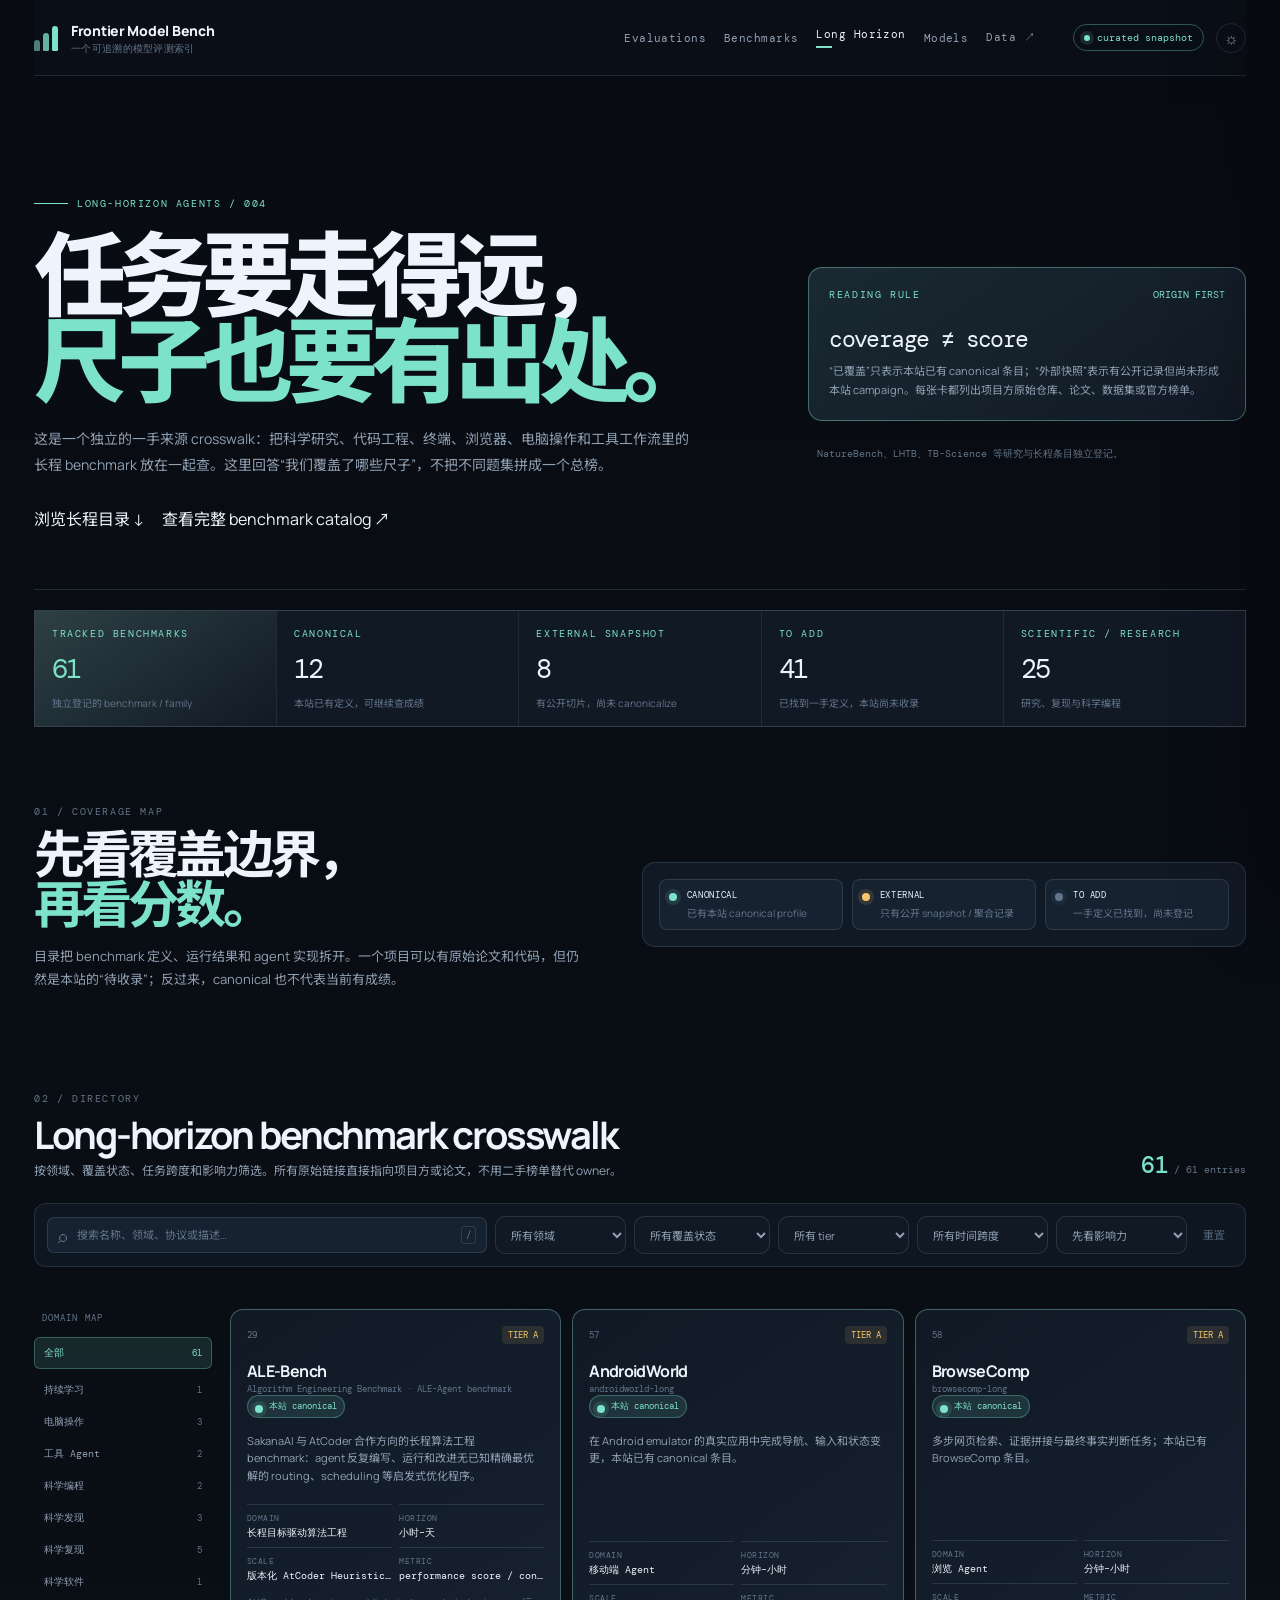
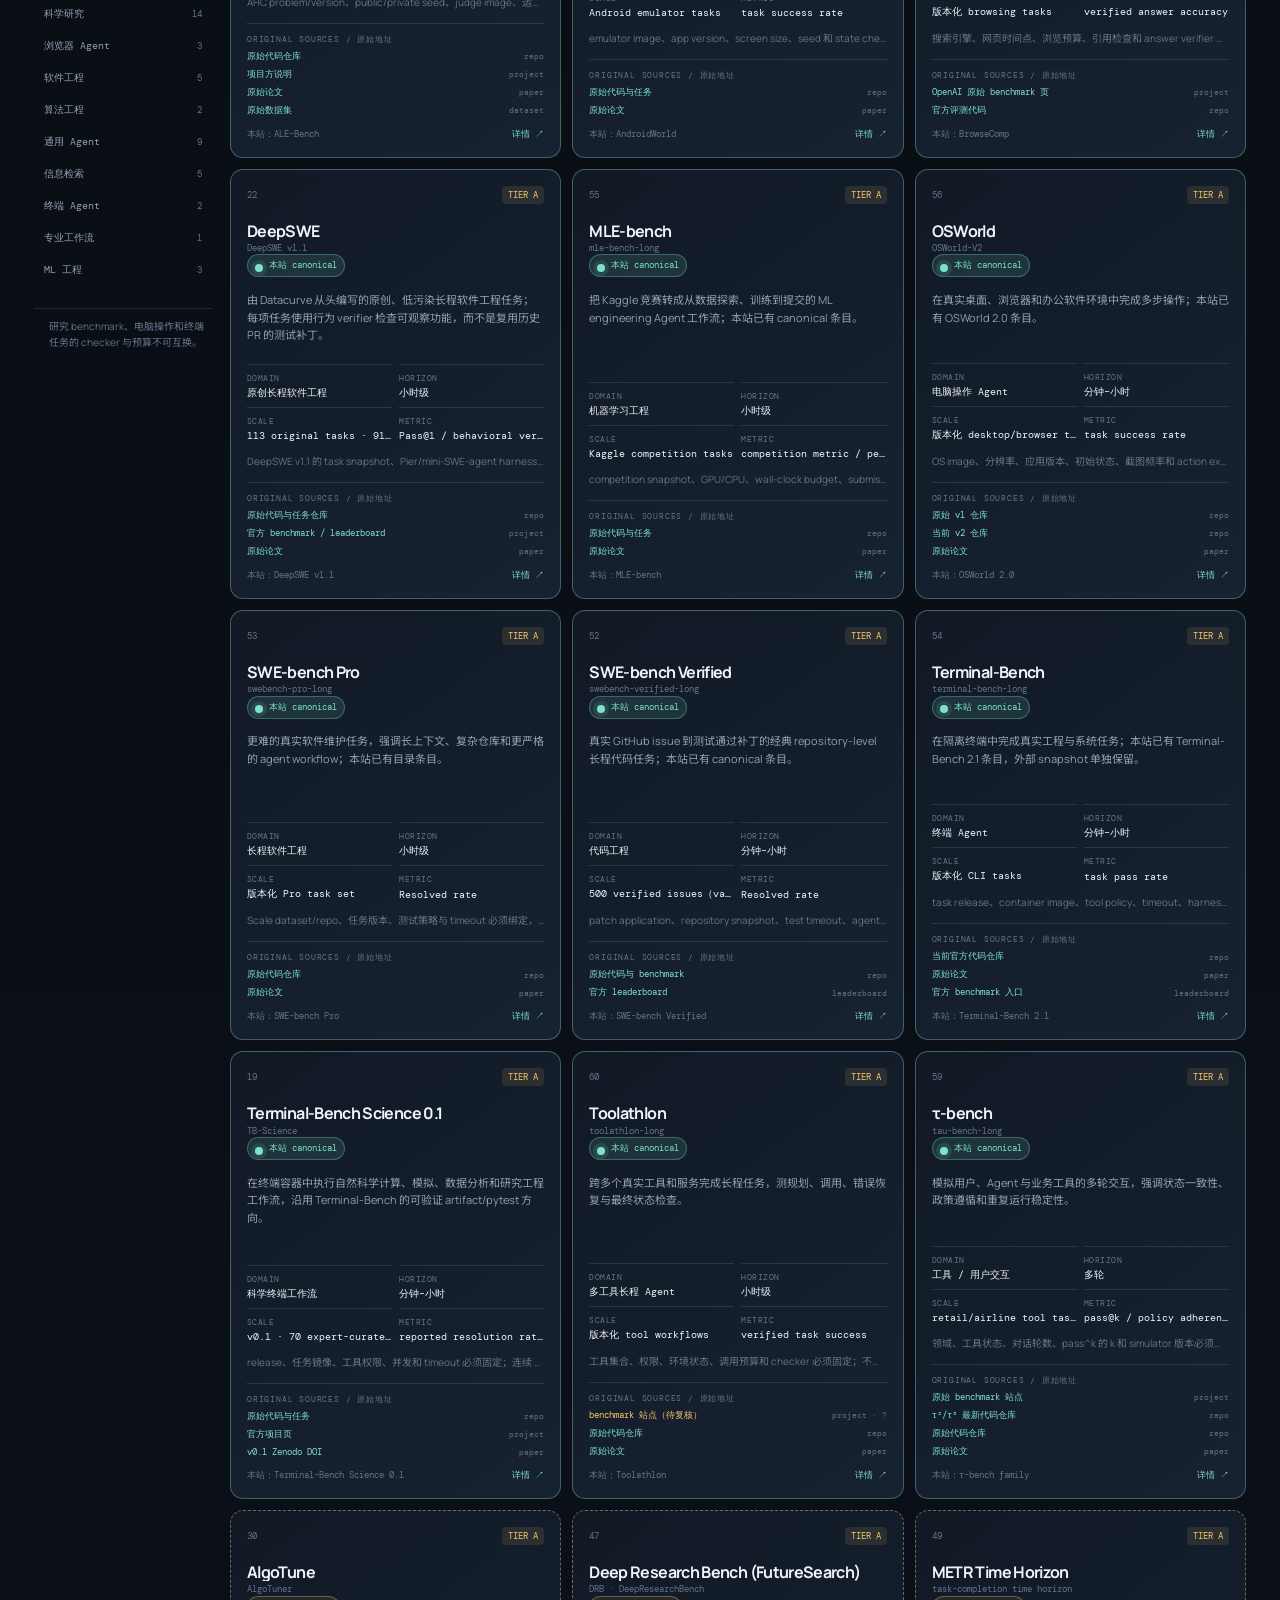
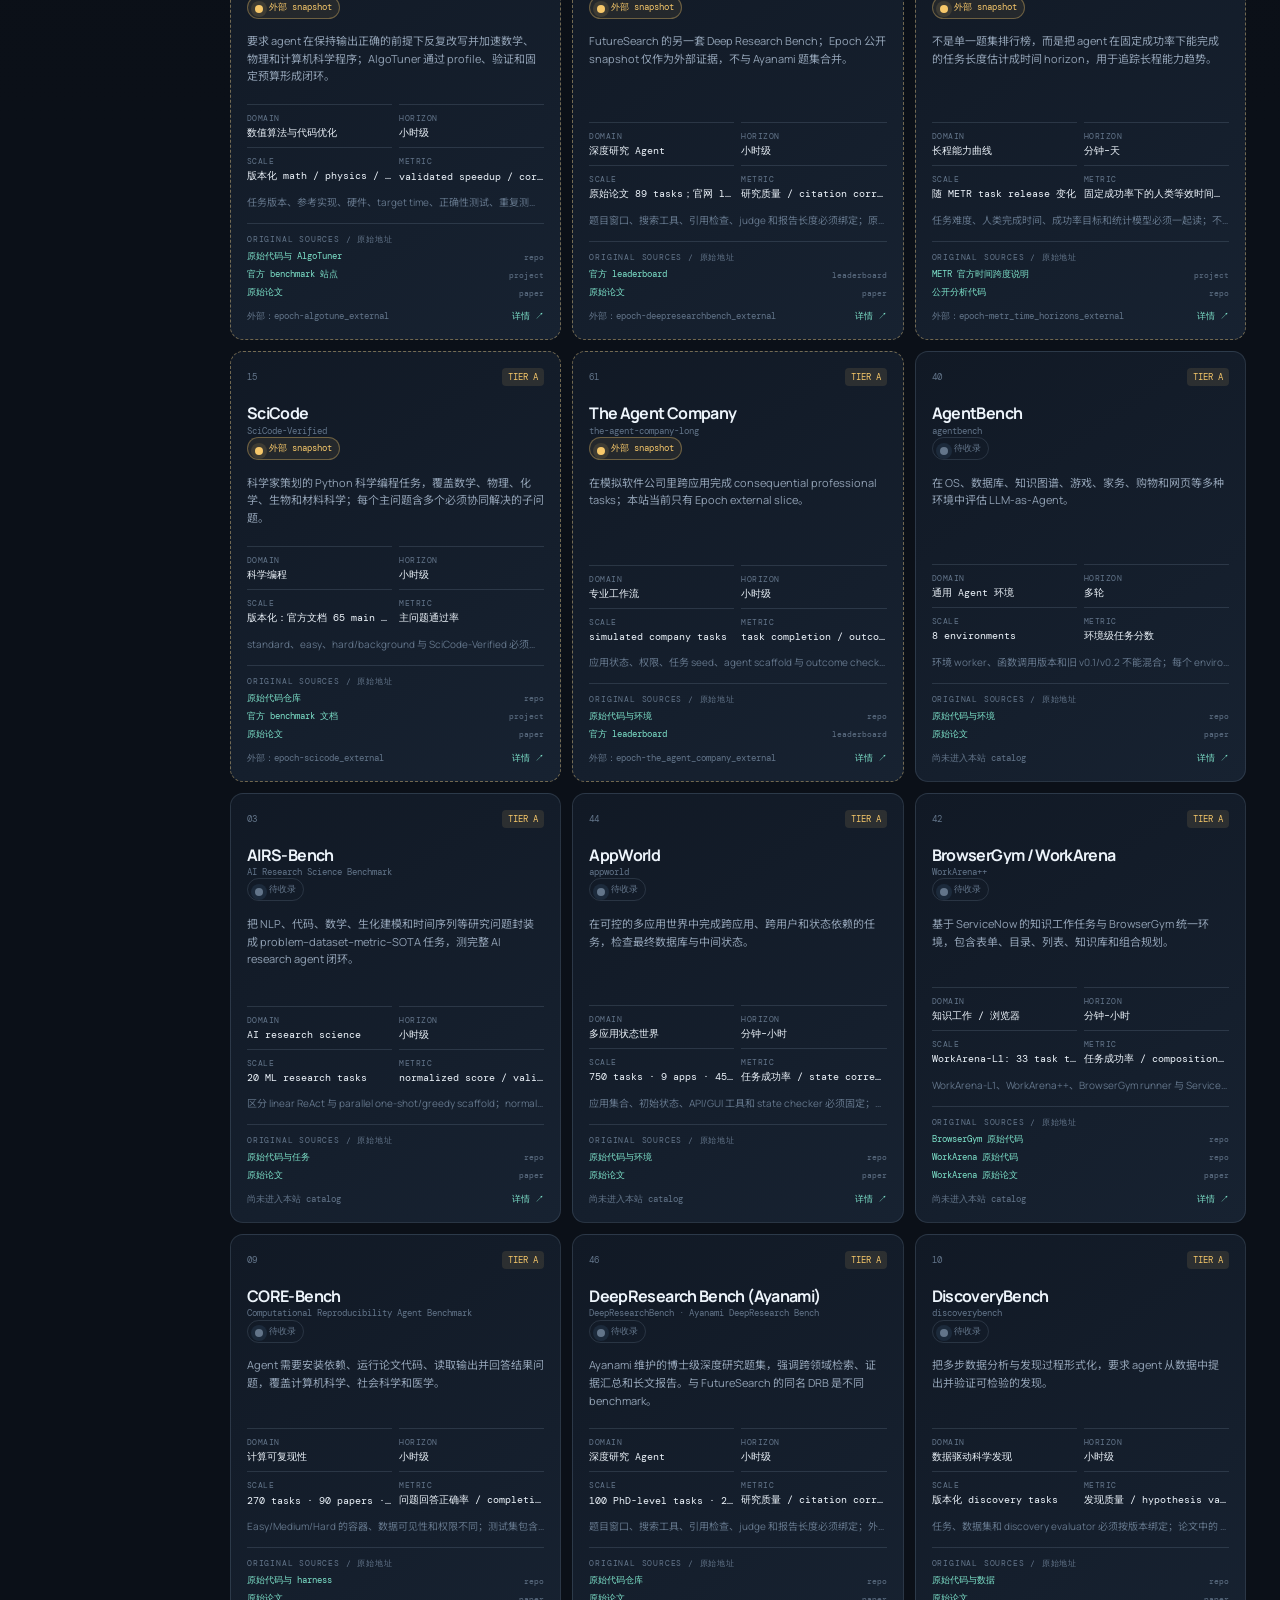
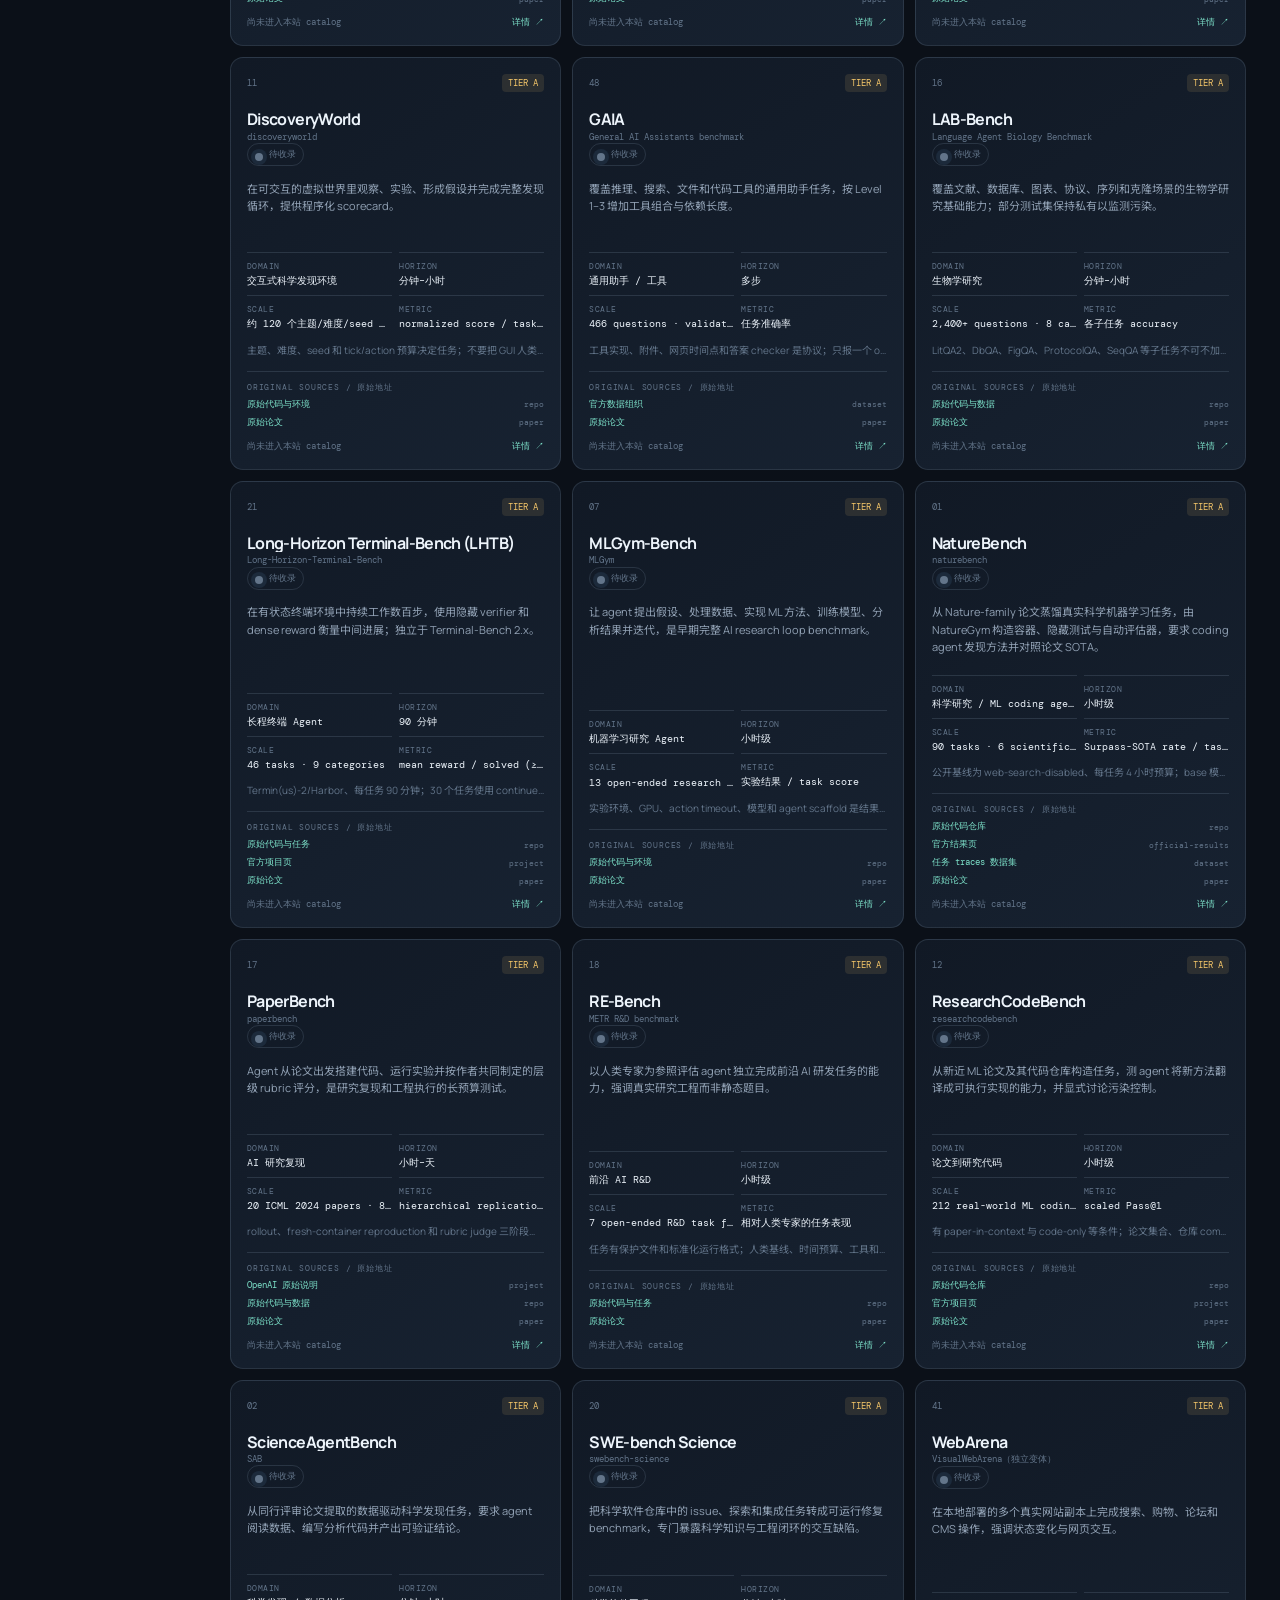
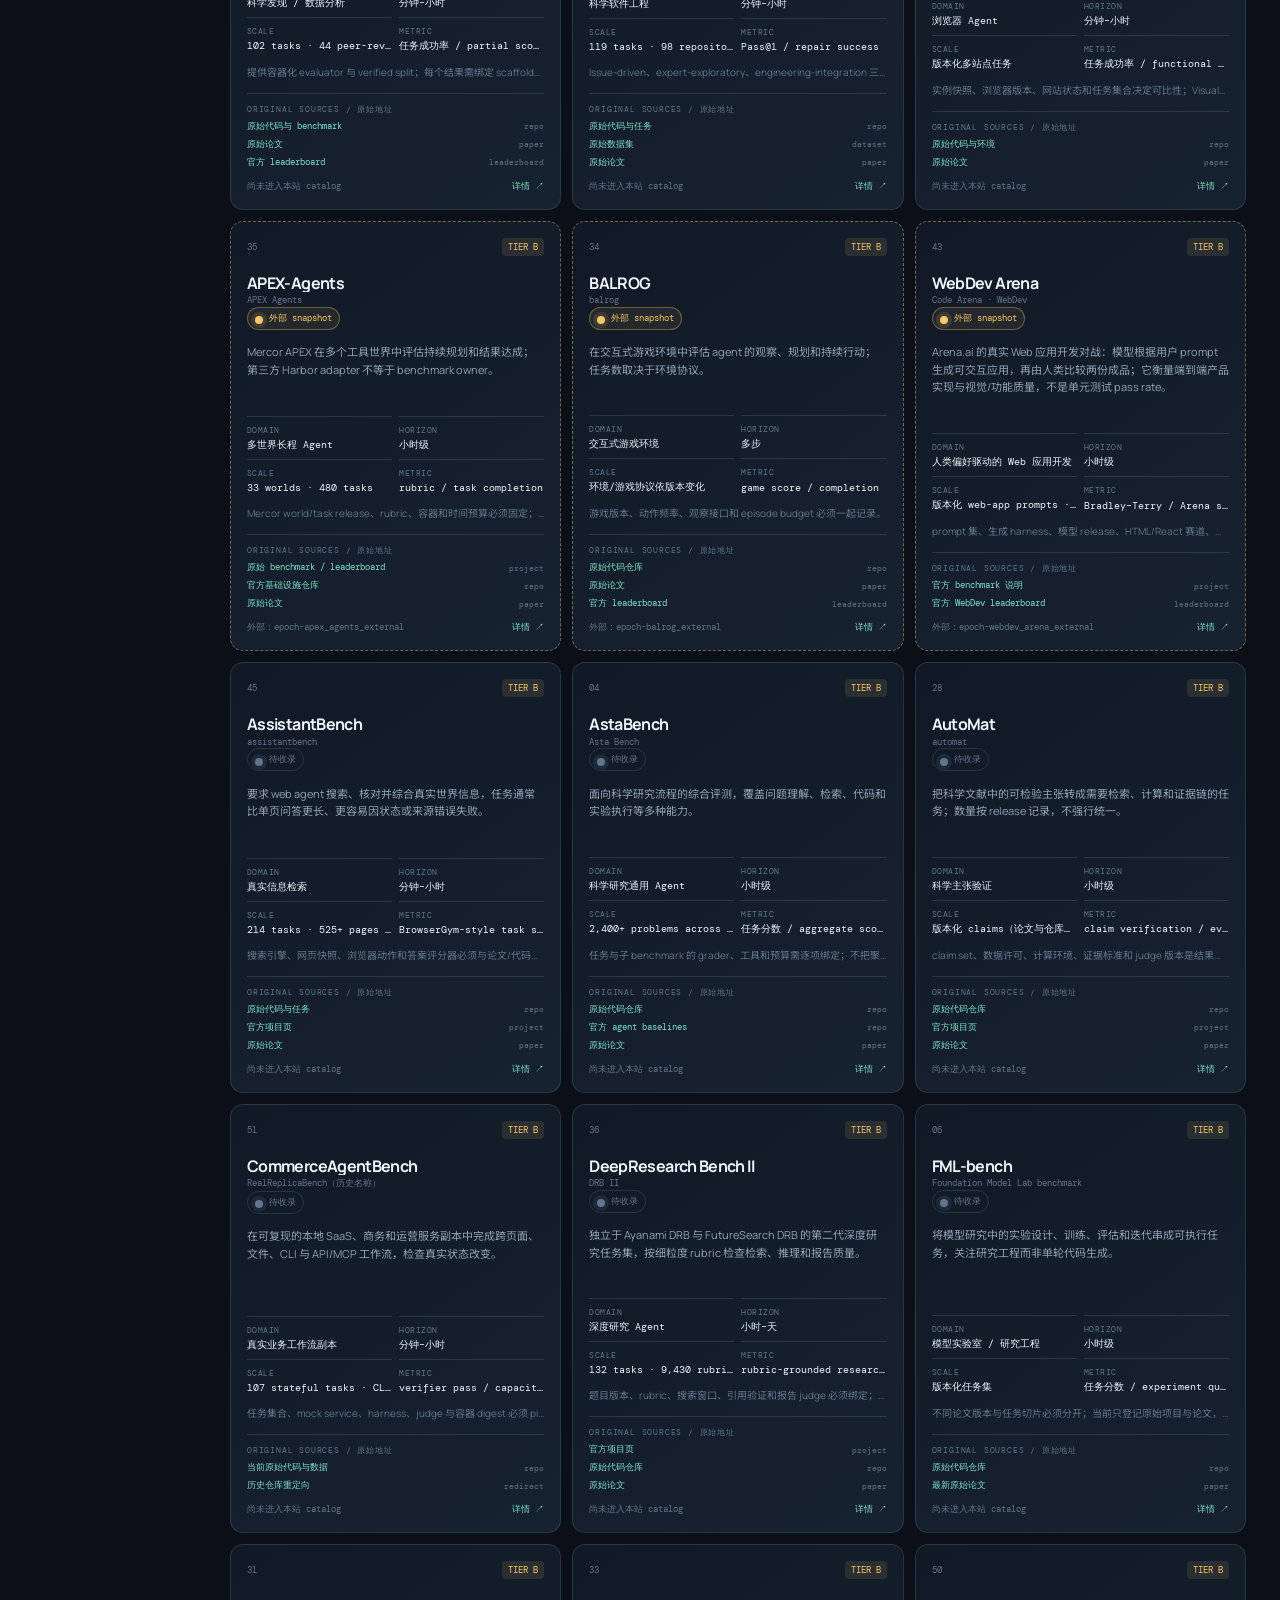
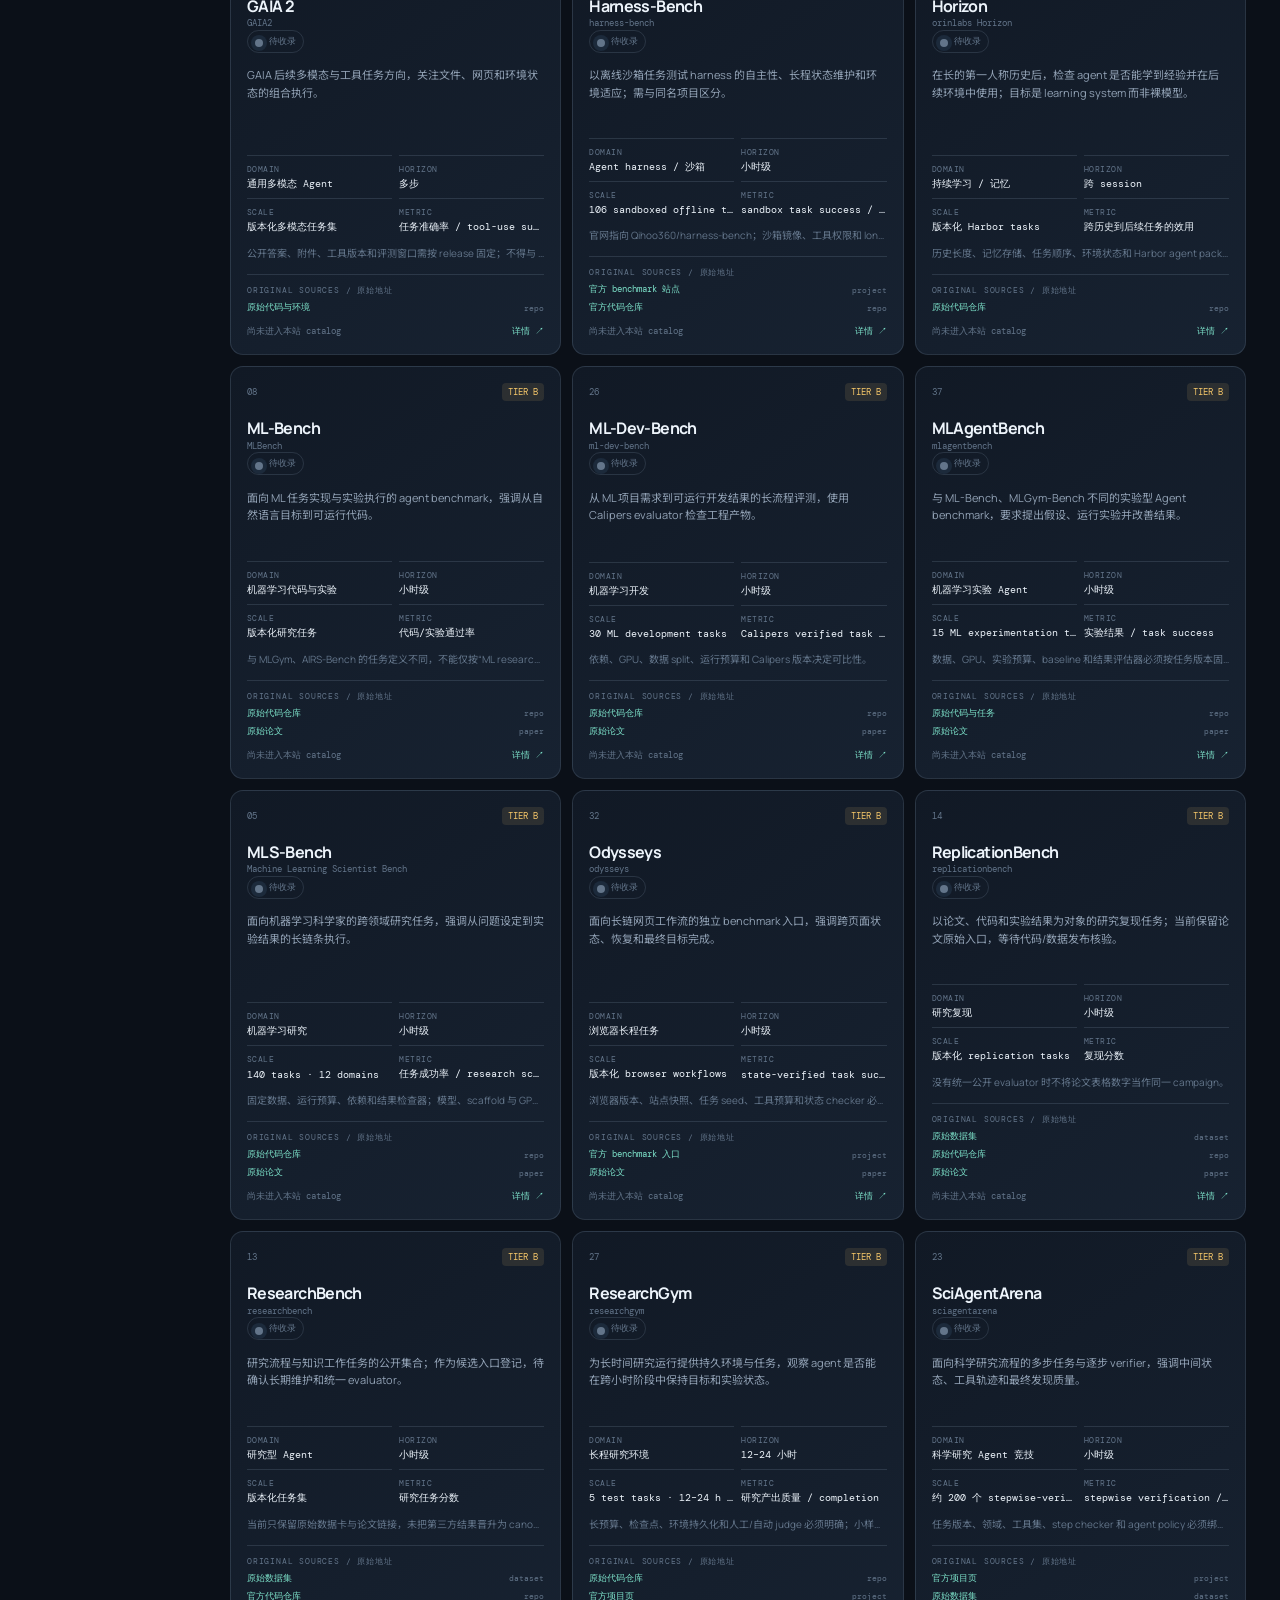
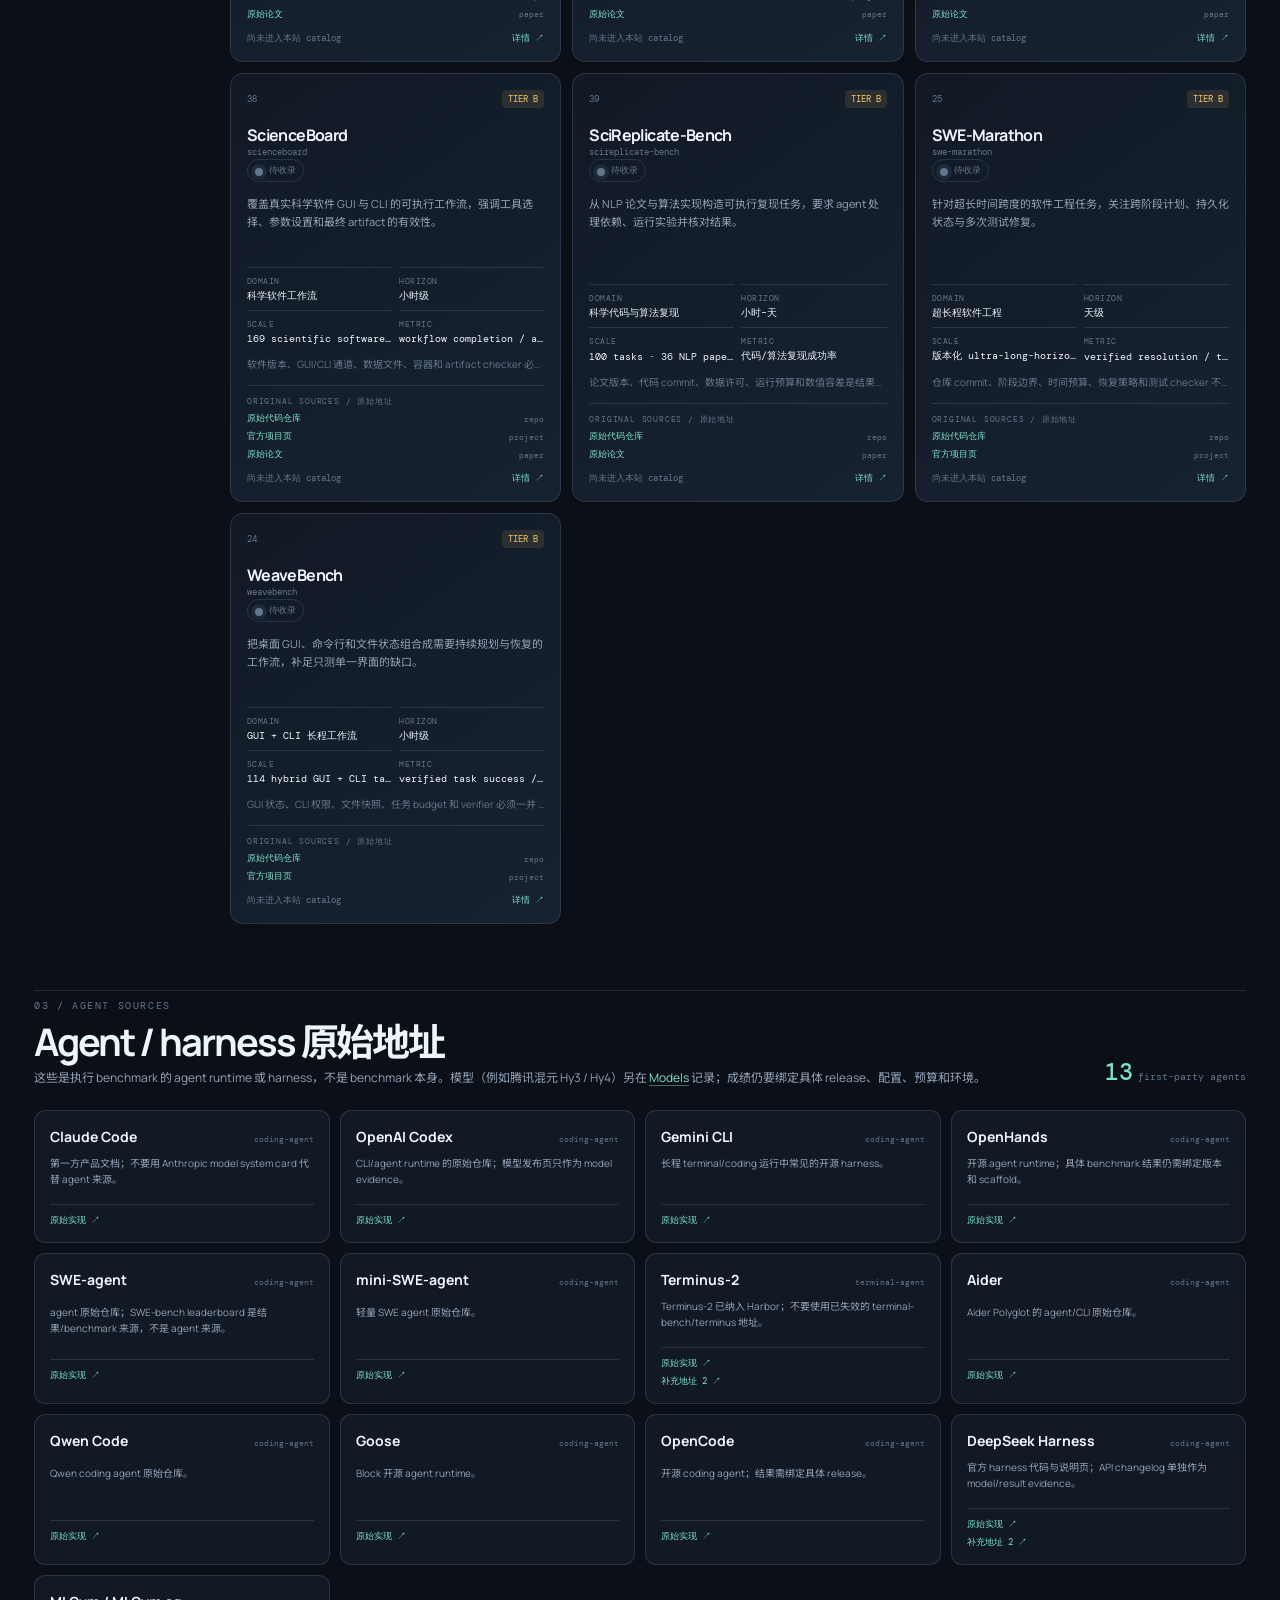
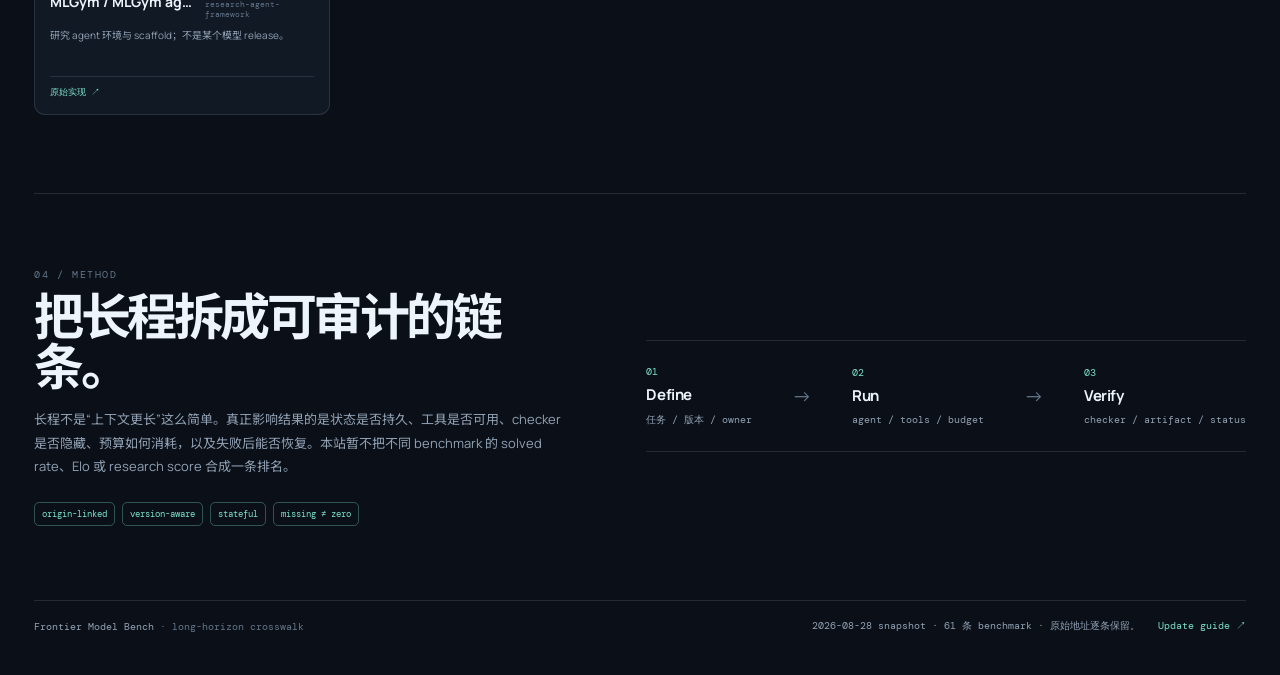
<file: long-horizon.html>
<!doctype html>
<html lang="zh-CN">
  <head>
    <meta charset="utf-8" />
    <meta name="viewport" content="width=device-width, initial-scale=1" />
    <meta name="description" content="Long Horizon Agent benchmark crosswalk：独立整理长程、状态化、科学研究与工具工作流 benchmark，并保留每个项目的一手原始地址。" />
    <meta name="theme-color" content="#0c111d" />
    <title>Long Horizon · Frontier Model Bench</title>
    <link rel="preconnect" href="https://fonts.googleapis.com" />
    <link rel="preconnect" href="https://fonts.gstatic.com" crossorigin />
    <link href="https://fonts.googleapis.com/css2?family=DM+Mono:wght@400;500&family=Manrope:wght@400;500;600;700;800&family=Noto+Sans+SC:wght@400;500;600;700;800&display=swap" rel="stylesheet" />
    <link rel="stylesheet" href="styles.css?v=20260828-ui2" />
    <link rel="stylesheet" href="long-horizon.css?v=20260828-v1" />
  </head>
  <body class="long-horizon-page">
    <div class="app-shell long-app-shell">
      <header class="topbar long-topbar">
        <a class="brand" href="index.html" aria-label="Frontier Model Bench 首页">
          <span class="brand-mark" aria-hidden="true"><i></i><i></i><i></i></span>
          <span>
            <span class="brand-name">Frontier Model Bench</span>
            <span class="brand-caption">一个可追溯的模型评测索引</span>
          </span>
        </a>
        <nav class="topnav long-nav" aria-label="主导航">
          <a href="index.html#matrix">Evaluations</a>
          <a href="benchmarks.html">Benchmarks</a>
          <a class="active" href="long-horizon.html" aria-current="page">Long Horizon</a>
          <a href="models.html">Models</a>
          <a href="data/derived/site.json" target="_blank" rel="noreferrer">Data ↗</a>
        </nav>
        <div class="top-actions">
          <span class="freshness-pill"><span class="status-dot"></span><span>curated snapshot</span></span>
          <button id="themeToggle" class="icon-button" type="button" aria-label="切换颜色主题" title="切换颜色主题">☼</button>
        </div>
      </header>

      <main id="top">
        <section class="long-hero" aria-labelledby="longPageTitle">
          <div class="long-hero-copy">
            <p class="eyebrow"><span class="eyebrow-line"></span>LONG-HORIZON AGENTS / 004</p>
            <h1 id="longPageTitle">任务要走得远，<br /><em>尺子也要有出处。</em></h1>
            <p class="long-hero-lede">这是一个独立的一手来源 crosswalk：把科学研究、代码工程、终端、浏览器、电脑操作和工具工作流里的长程 benchmark 放在一起查。这里回答“我们覆盖了哪些尺子”，不把不同题集拼成一个总榜。</p>
            <div class="long-hero-actions">
              <a class="accent-button" href="#directory">浏览长程目录 <span>↓</span></a>
              <a class="quiet-link" href="benchmarks.html">查看完整 benchmark catalog <span>↗</span></a>
            </div>
          </div>
          <div class="long-hero-aside">
            <div class="long-signal-card">
              <div class="long-signal-top"><span class="signal-label">READING RULE</span><span class="long-signal-mark">ORIGIN FIRST</span></div>
              <strong>coverage ≠ score</strong>
              <p>“已覆盖”只表示本站已有 canonical 条目；“外部快照”表示有公开记录但尚未形成本站 campaign。每张卡都列出项目方原始仓库、论文、数据集或官方榜单。</p>
            </div>
            <div class="long-mini-note"><span class="mini-rule"></span><span>NatureBench、LHTB、TB-Science 等研究与长程条目独立登记。</span></div>
          </div>
        </section>

        <section class="long-stat-grid" aria-label="长程 benchmark 目录摘要">
          <article class="long-stat-card long-stat-primary"><span class="stat-kicker">TRACKED BENCHMARKS</span><strong id="totalCount">—</strong><span>独立登记的 benchmark / family</span></article>
          <article class="long-stat-card"><span class="stat-kicker">CANONICAL</span><strong id="canonicalCount">—</strong><span>本站已有定义，可继续查成绩</span></article>
          <article class="long-stat-card"><span class="stat-kicker">EXTERNAL SNAPSHOT</span><strong id="externalCount">—</strong><span>有公开切片，尚未 canonicalize</span></article>
          <article class="long-stat-card"><span class="stat-kicker">TO ADD</span><strong id="missingCount">—</strong><span>已找到一手定义，本站尚未收录</span></article>
          <article class="long-stat-card"><span class="stat-kicker">SCIENTIFIC / RESEARCH</span><strong id="scienceCount">—</strong><span>研究、复现与科学编程</span></article>
        </section>

        <section class="long-coverage-strip" aria-label="覆盖状态说明">
          <div class="long-coverage-copy">
            <p class="section-index">01 / COVERAGE MAP</p>
            <h2>先看覆盖边界，<br /><em>再看分数。</em></h2>
            <p>目录把 benchmark 定义、运行结果和 agent 实现拆开。一个项目可以有原始论文和代码，但仍然是本站的“待收录”；反过来，canonical 也不代表当前有成绩。</p>
          </div>
          <div class="long-coverage-legend" role="list" aria-label="覆盖状态图例">
            <div class="long-legend-item" role="listitem"><span class="long-status-dot canonical"></span><div><strong>CANONICAL</strong><small>已有本站 canonical profile</small></div></div>
            <div class="long-legend-item" role="listitem"><span class="long-status-dot external"></span><div><strong>EXTERNAL</strong><small>只有公开 snapshot / 聚合记录</small></div></div>
            <div class="long-legend-item" role="listitem"><span class="long-status-dot missing"></span><div><strong>TO ADD</strong><small>一手定义已找到，尚未登记</small></div></div>
          </div>
        </section>

        <section id="directory" class="long-directory" aria-labelledby="directoryTitle">
          <div class="section-heading long-section-heading">
            <div>
              <p class="section-index">02 / DIRECTORY</p>
              <h2 id="directoryTitle">Long-horizon benchmark crosswalk</h2>
              <p class="section-subtitle">按领域、覆盖状态、任务跨度和影响力筛选。所有原始链接直接指向项目方或论文，不用二手榜单替代 owner。</p>
            </div>
            <div class="long-count-wrap"><strong id="visibleCount">—</strong><span> / <span id="directoryCount">—</span> entries</span></div>
          </div>

          <div class="long-toolbar" aria-label="长程 benchmark 筛选与排序">
            <label class="long-search"><span class="search-icon" aria-hidden="true">⌕</span><input id="searchInput" type="search" placeholder="搜索名称、领域、协议或描述…" autocomplete="off" /><kbd>/</kbd></label>
            <label class="select-wrap"><span class="sr-only">领域</span><select id="domainFilter"><option value="all">所有领域</option></select></label>
            <label class="select-wrap"><span class="sr-only">覆盖状态</span><select id="coverageFilter"><option value="all">所有覆盖状态</option><option value="canonical">本站 canonical</option><option value="external">外部快照</option><option value="missing">待收录</option></select></label>
            <label class="select-wrap"><span class="sr-only">Tier</span><select id="tierFilter"><option value="all">所有 tier</option><option value="A">Tier A</option><option value="B">Tier B</option><option value="C">Tier C</option></select></label>
            <label class="select-wrap"><span class="sr-only">跨度</span><select id="horizonFilter"><option value="all">所有时间跨度</option></select></label>
            <label class="select-wrap"><span class="sr-only">排序</span><select id="sortFilter"><option value="tier">先看影响力</option><option value="coverage">先看已覆盖</option><option value="name">按名称</option><option value="tasks">按任务规模</option><option value="sources">按原始来源数</option></select></label>
            <button id="resetFilters" class="text-button" type="button">重置</button>
          </div>
          <div id="activeFilters" class="long-active-filters" aria-live="polite"></div>

          <div class="long-directory-layout">
            <aside class="long-domain-rail" aria-label="领域快速筛选">
              <div class="long-rail-label">DOMAIN MAP</div>
              <button class="long-domain-chip active" type="button" data-domain="all"><span>全部</span><b id="domainAllCount">—</b></button>
              <div id="domainRail"></div>
              <div class="long-rail-note"><span class="rail-dot"></span><span>研究 benchmark、电脑操作和终端任务的 checker 与预算不可互换。</span></div>
            </aside>
            <div class="long-results">
              <div id="benchmarkGrid" class="long-benchmark-grid" aria-live="polite"></div>
              <div id="emptyState" class="long-empty" hidden><span class="empty-icon">∅</span><h3>没有匹配的条目</h3><p>试试清空搜索词或放宽筛选条件。</p><button id="emptyReset" class="outline-button" type="button">清空筛选</button></div>
            </div>
          </div>
        </section>

        <section id="agents" class="long-agents-section" aria-labelledby="agentsTitle">
          <div class="section-heading long-section-heading">
            <div>
              <p class="section-index">03 / AGENT SOURCES</p>
              <h2 id="agentsTitle">Agent / harness 原始地址</h2>
              <p class="section-subtitle">这些是执行 benchmark 的 agent runtime 或 harness，不是 benchmark 本身。模型（例如腾讯混元 Hy3 / Hy4）另在 <a class="inline-link" href="models.html">Models</a> 记录；成绩仍要绑定具体 release、配置、预算和环境。</p>
            </div>
            <span class="long-count-wrap"><strong id="agentCount">—</strong><span> first-party agents</span></span>
          </div>
          <div id="agentGrid" class="long-agent-grid" aria-live="polite"></div>
        </section>

        <section class="long-method-section" aria-labelledby="longMethodTitle">
          <div class="long-method-copy">
            <p class="section-index">04 / METHOD</p>
            <h2 id="longMethodTitle">把长程拆成可审计的链条。</h2>
            <p>长程不是“上下文更长”这么简单。真正影响结果的是状态是否持久、工具是否可用、checker 是否隐藏、预算如何消耗，以及失败后能否恢复。本站暂不把不同 benchmark 的 solved rate、Elo 或 research score 合成一条排名。</p>
            <div class="method-tags"><span>origin-linked</span><span>version-aware</span><span>stateful</span><span>missing ≠ zero</span></div>
          </div>
          <div class="long-method-flow" aria-label="长程 benchmark 证据链">
            <div class="long-flow-step"><span>01</span><strong>Define</strong><small>任务 / 版本 / owner</small></div><div class="flow-arrow">→</div>
            <div class="long-flow-step"><span>02</span><strong>Run</strong><small>agent / tools / budget</small></div><div class="flow-arrow">→</div>
            <div class="long-flow-step"><span>03</span><strong>Verify</strong><small>checker / artifact / status</small></div>
          </div>
        </section>

        <footer class="footer long-footer">
          <span>Frontier Model Bench <span class="muted">· long-horizon crosswalk</span></span>
          <span id="footerStatus">一手来源优先；公开快照与本站复现分开。</span>
          <a href="README.md">Update guide ↗</a>
        </footer>
      </main>
    </div>

    <div id="drawerBackdrop" class="long-drawer-backdrop" hidden></div>
    <aside id="detailDrawer" class="long-detail-drawer" aria-labelledby="drawerTitle" aria-hidden="true">
      <div class="long-drawer-head"><span class="drawer-kicker">LONG-HORIZON PROFILE</span><button id="closeDrawer" class="close-button" type="button" aria-label="关闭详情">×</button></div>
      <div id="drawerContent" class="long-drawer-content"></div>
    </aside>
    <div id="toast" class="toast" role="status" aria-live="polite"></div>
    <script src="long-horizon.js?v=20260828-v1" defer></script>
  </body>
</html>
</file>
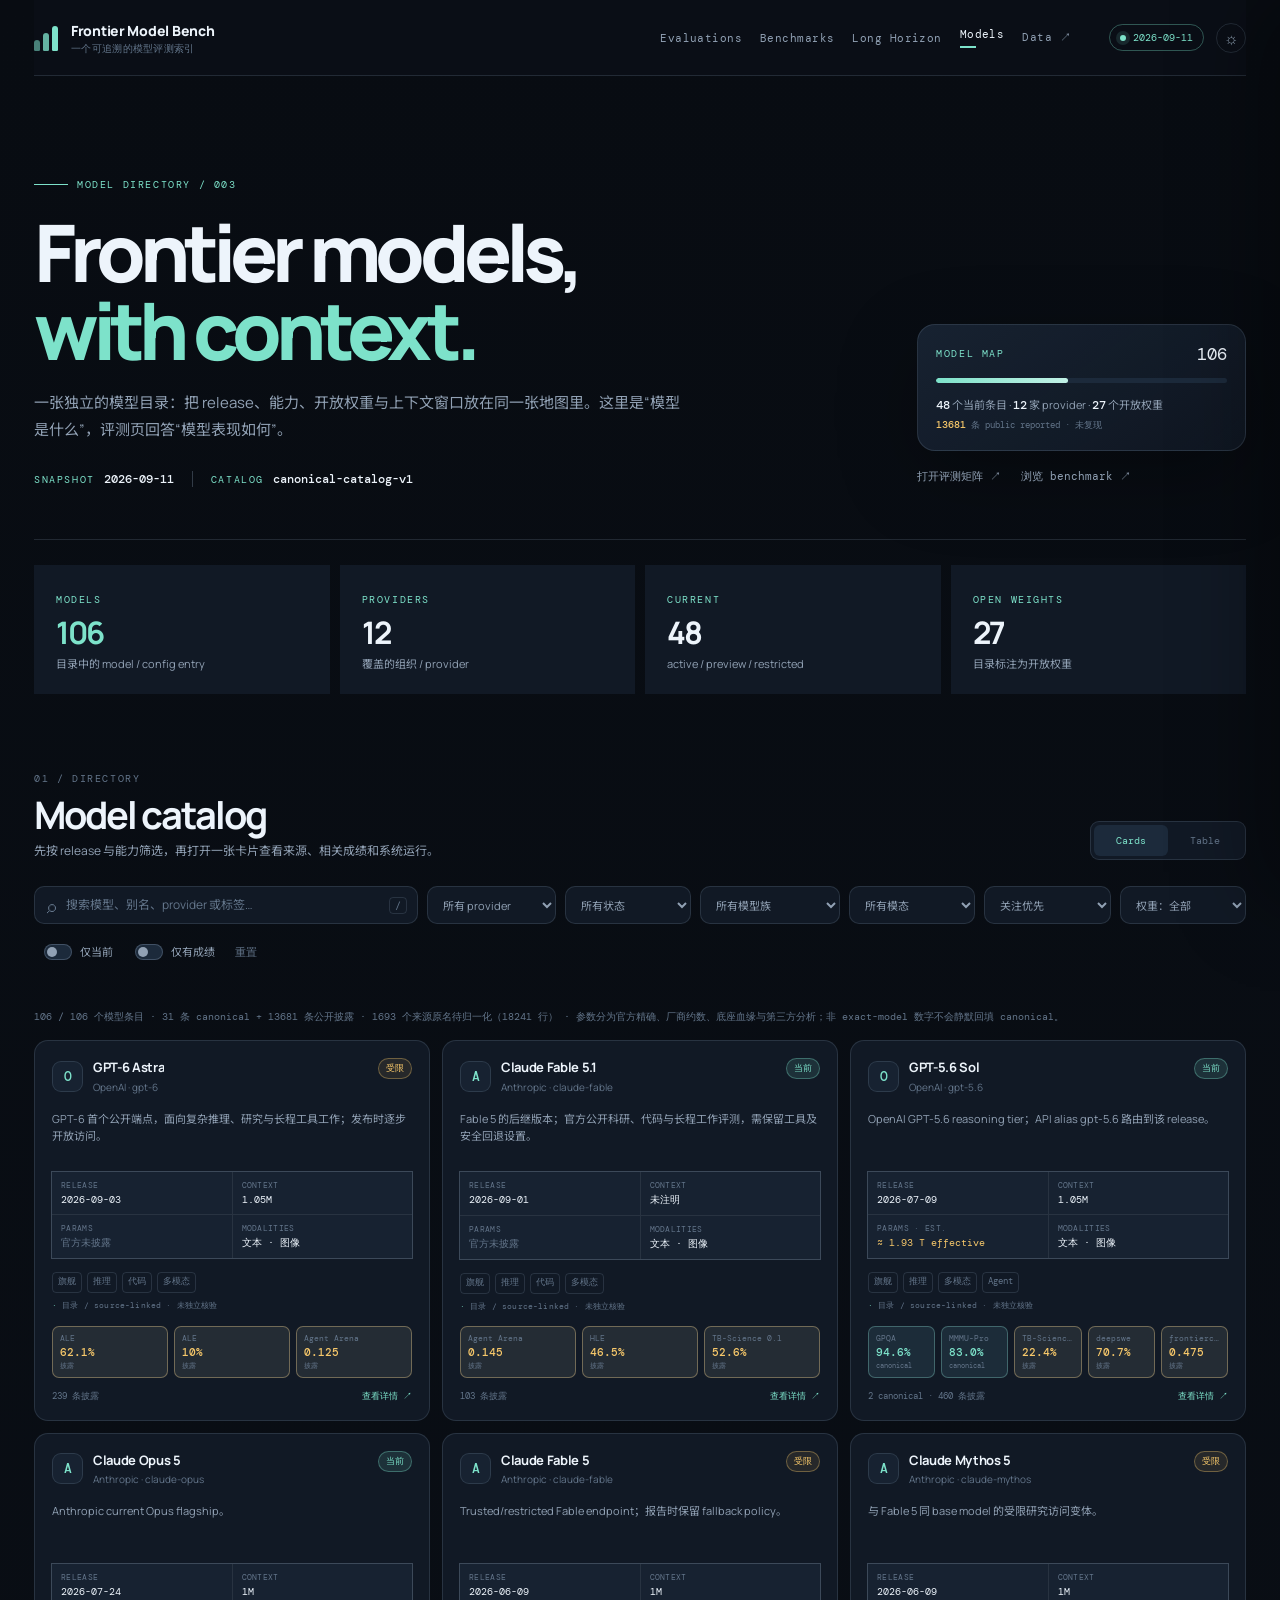
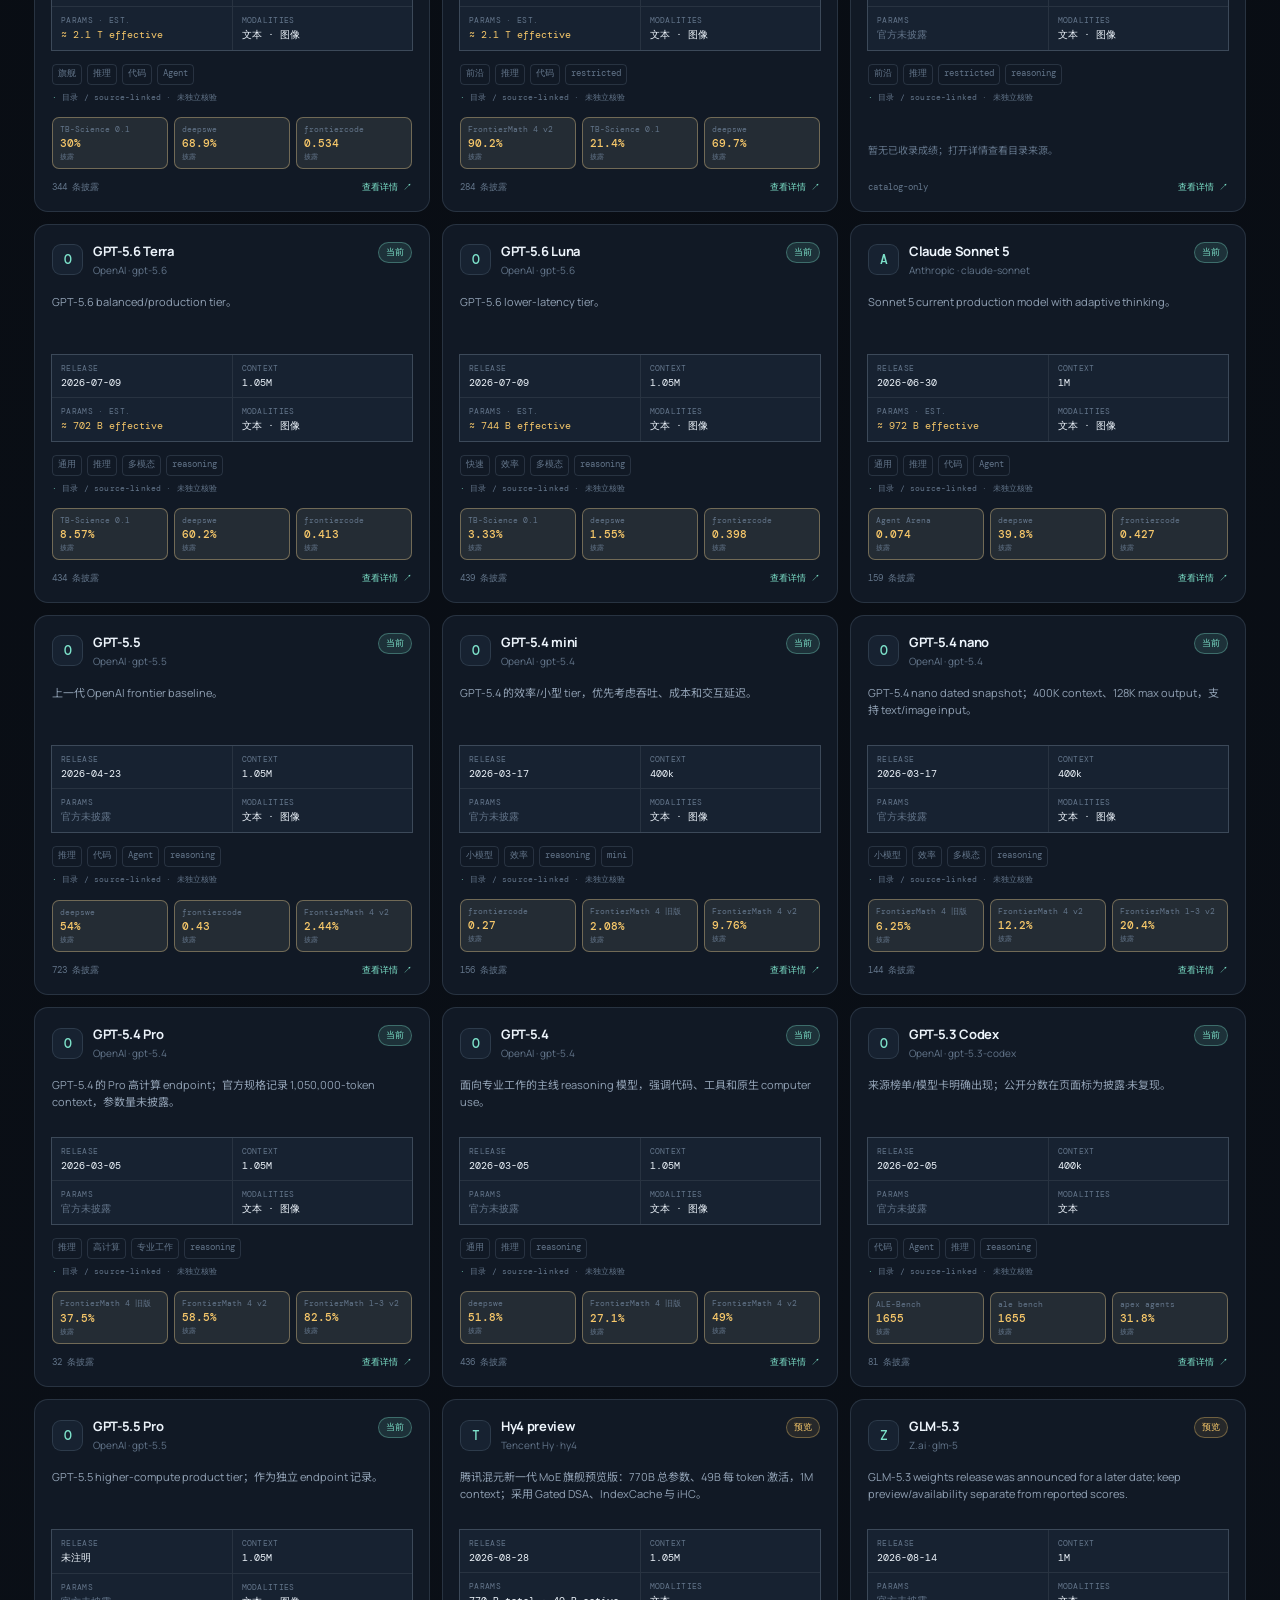
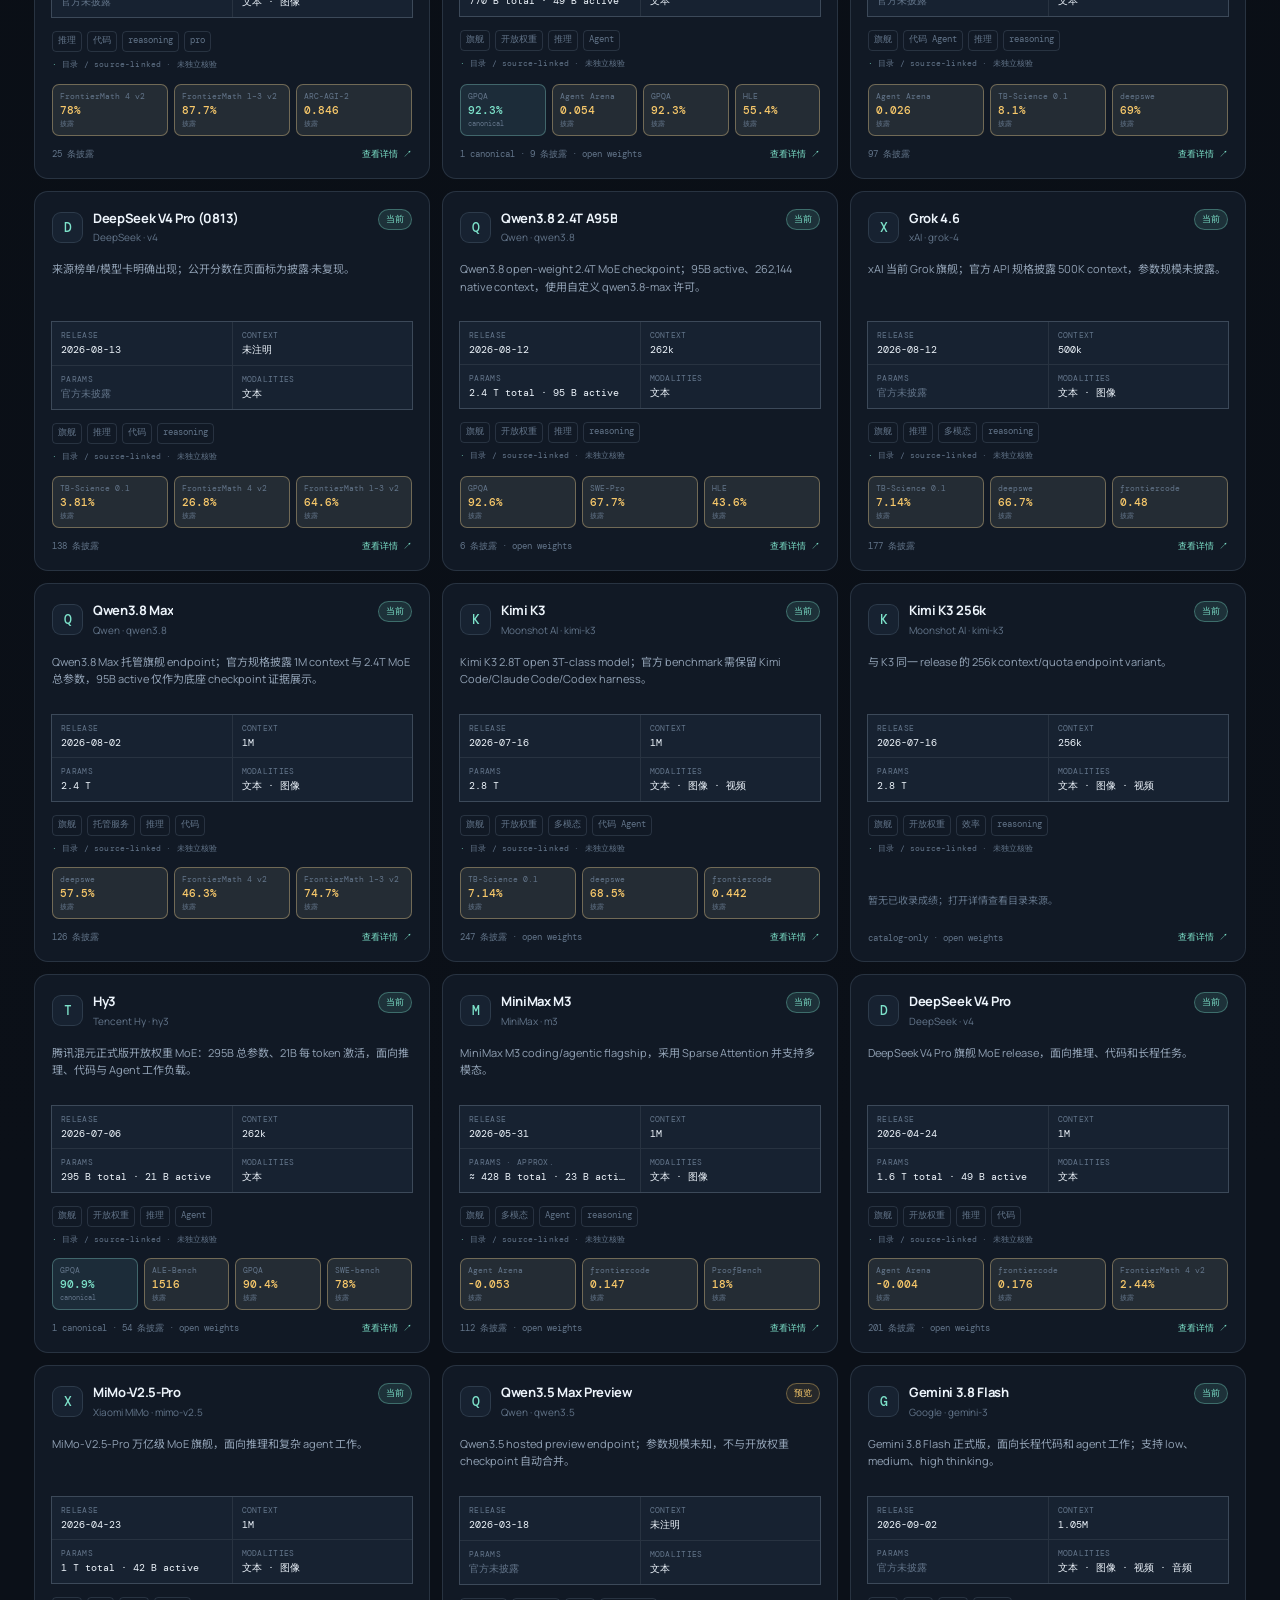
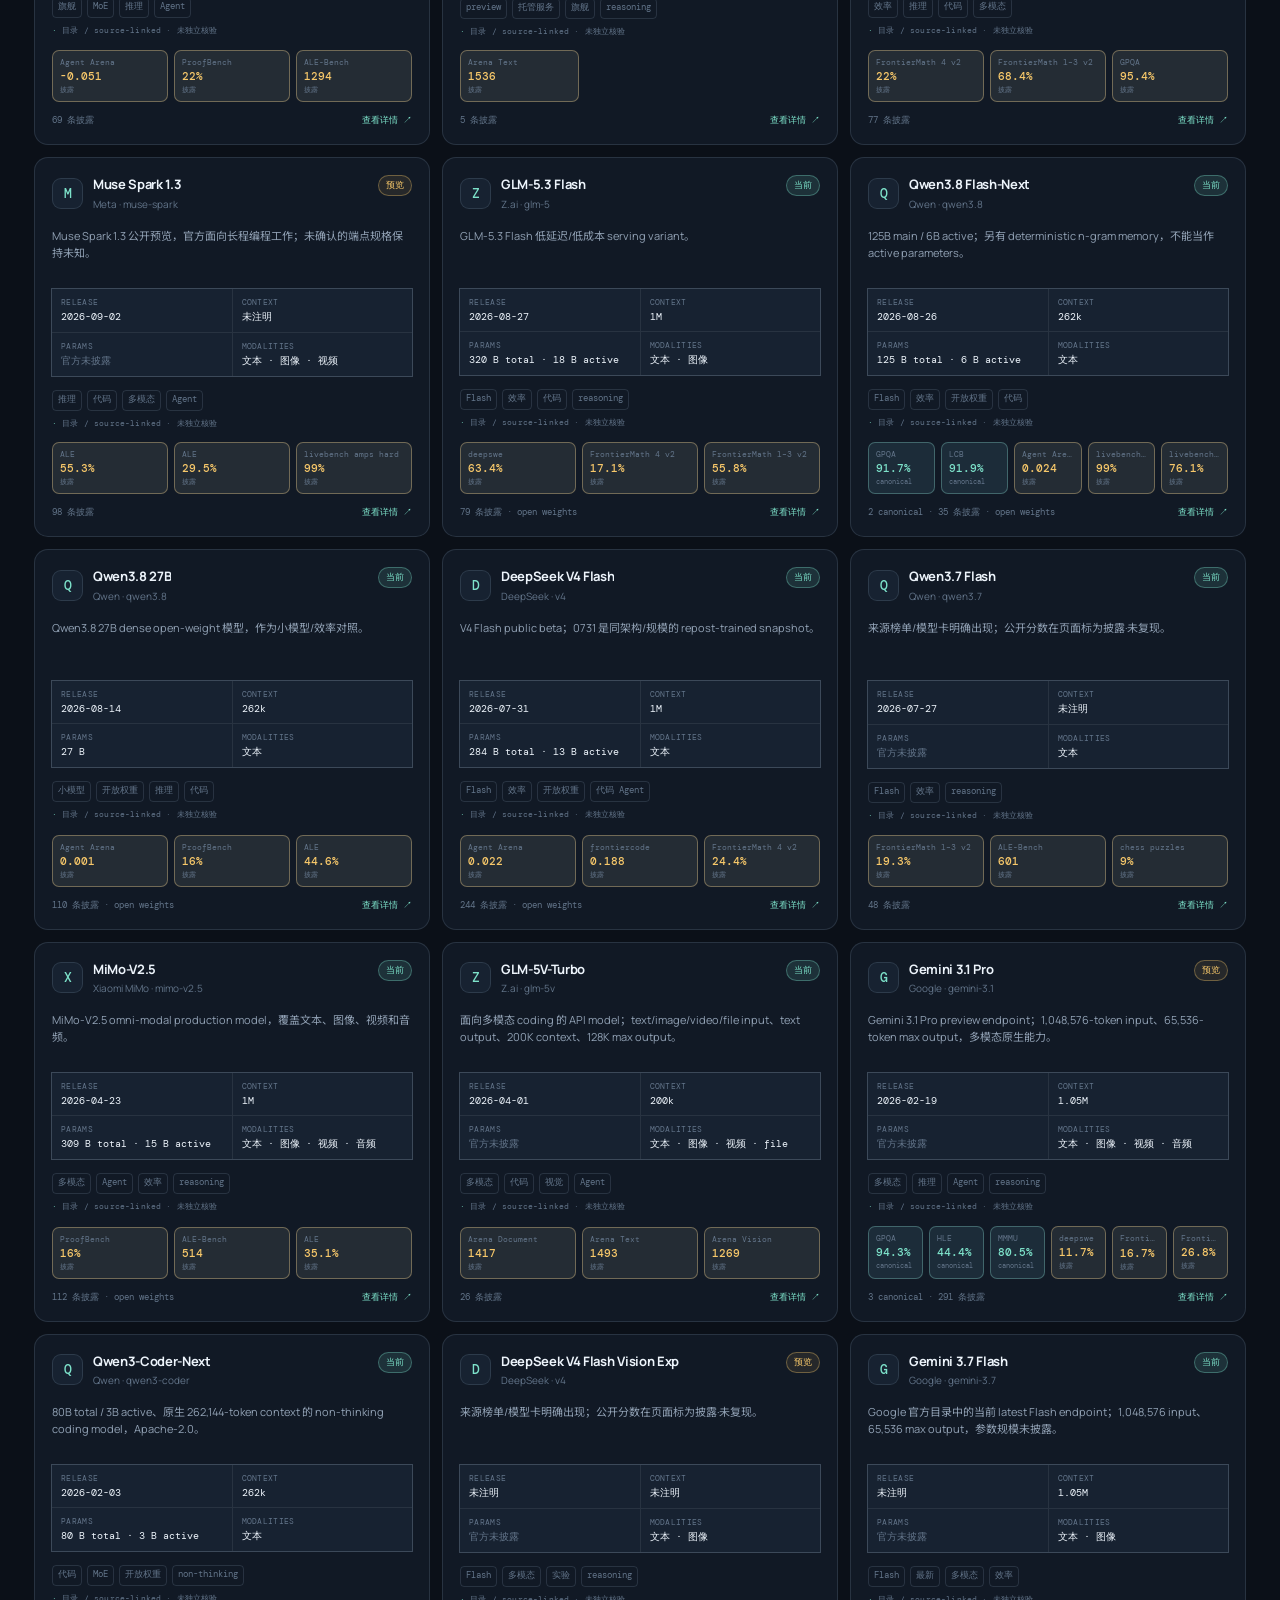
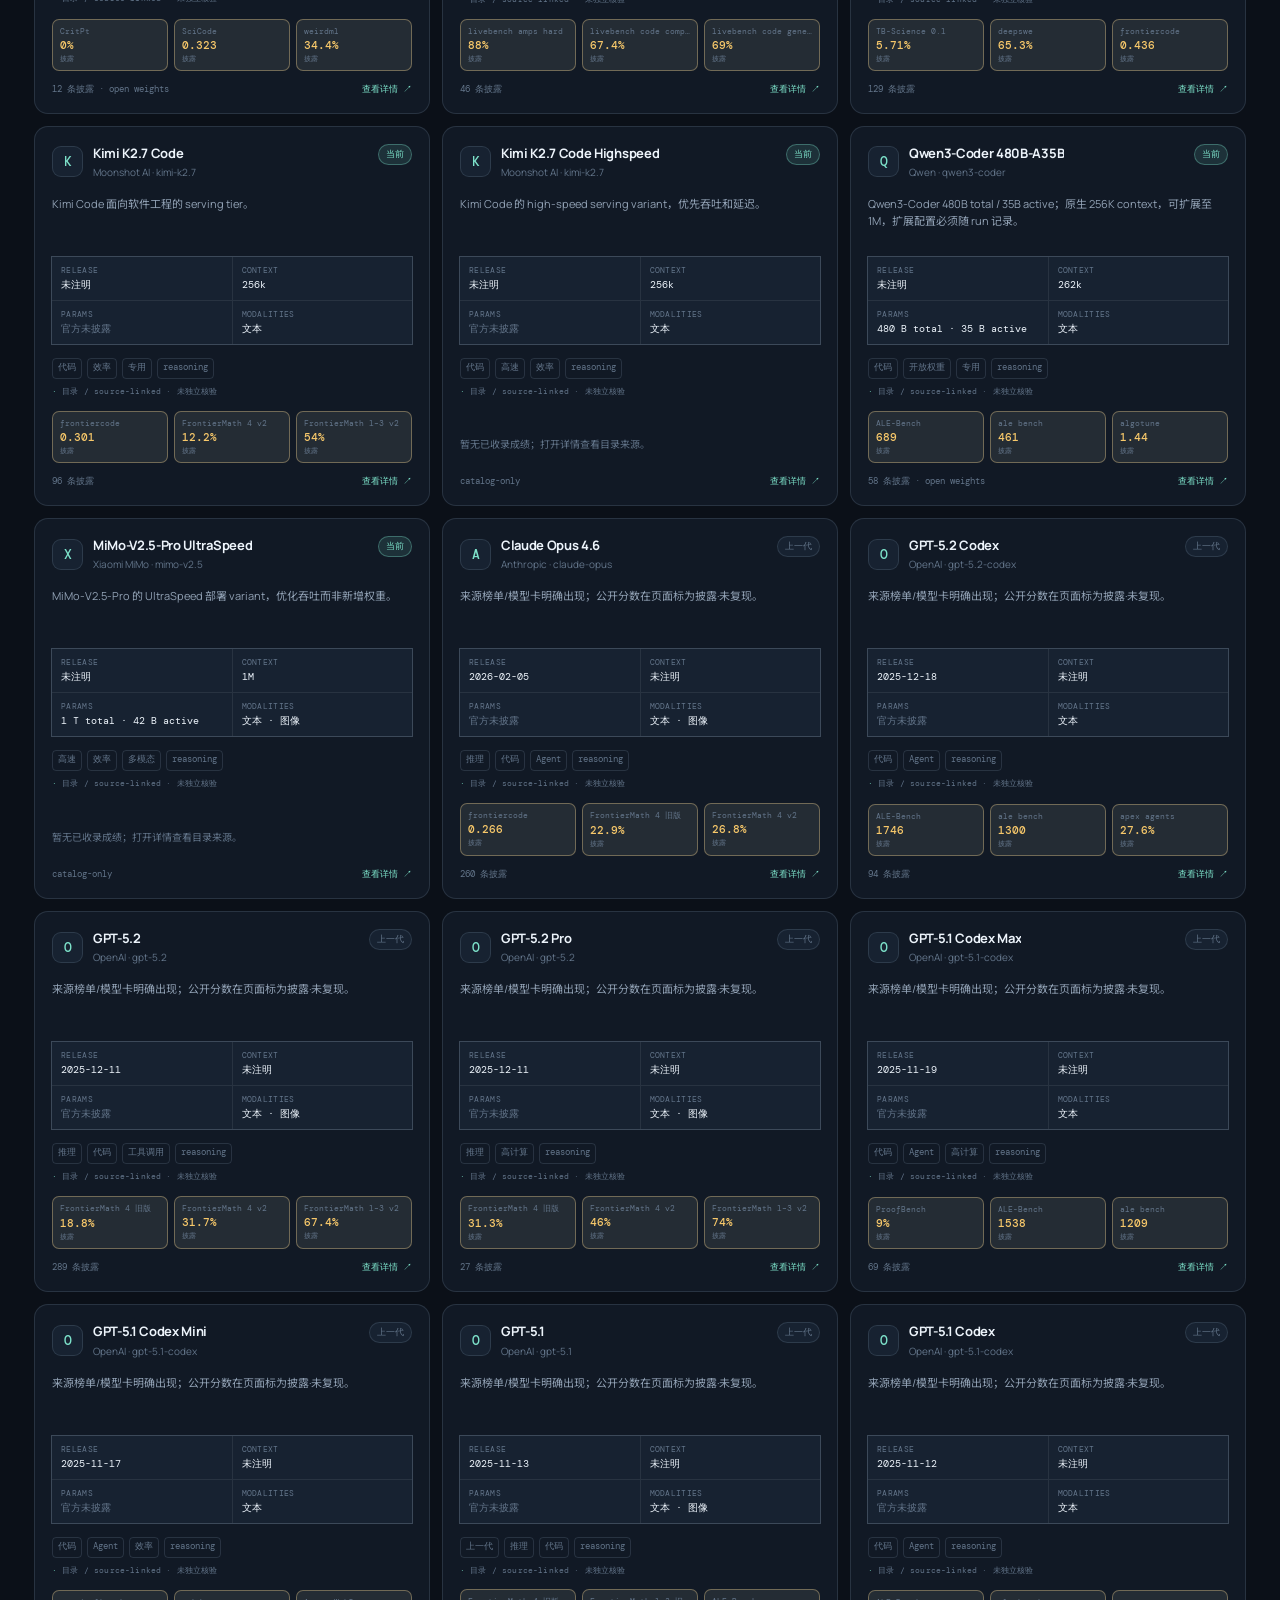
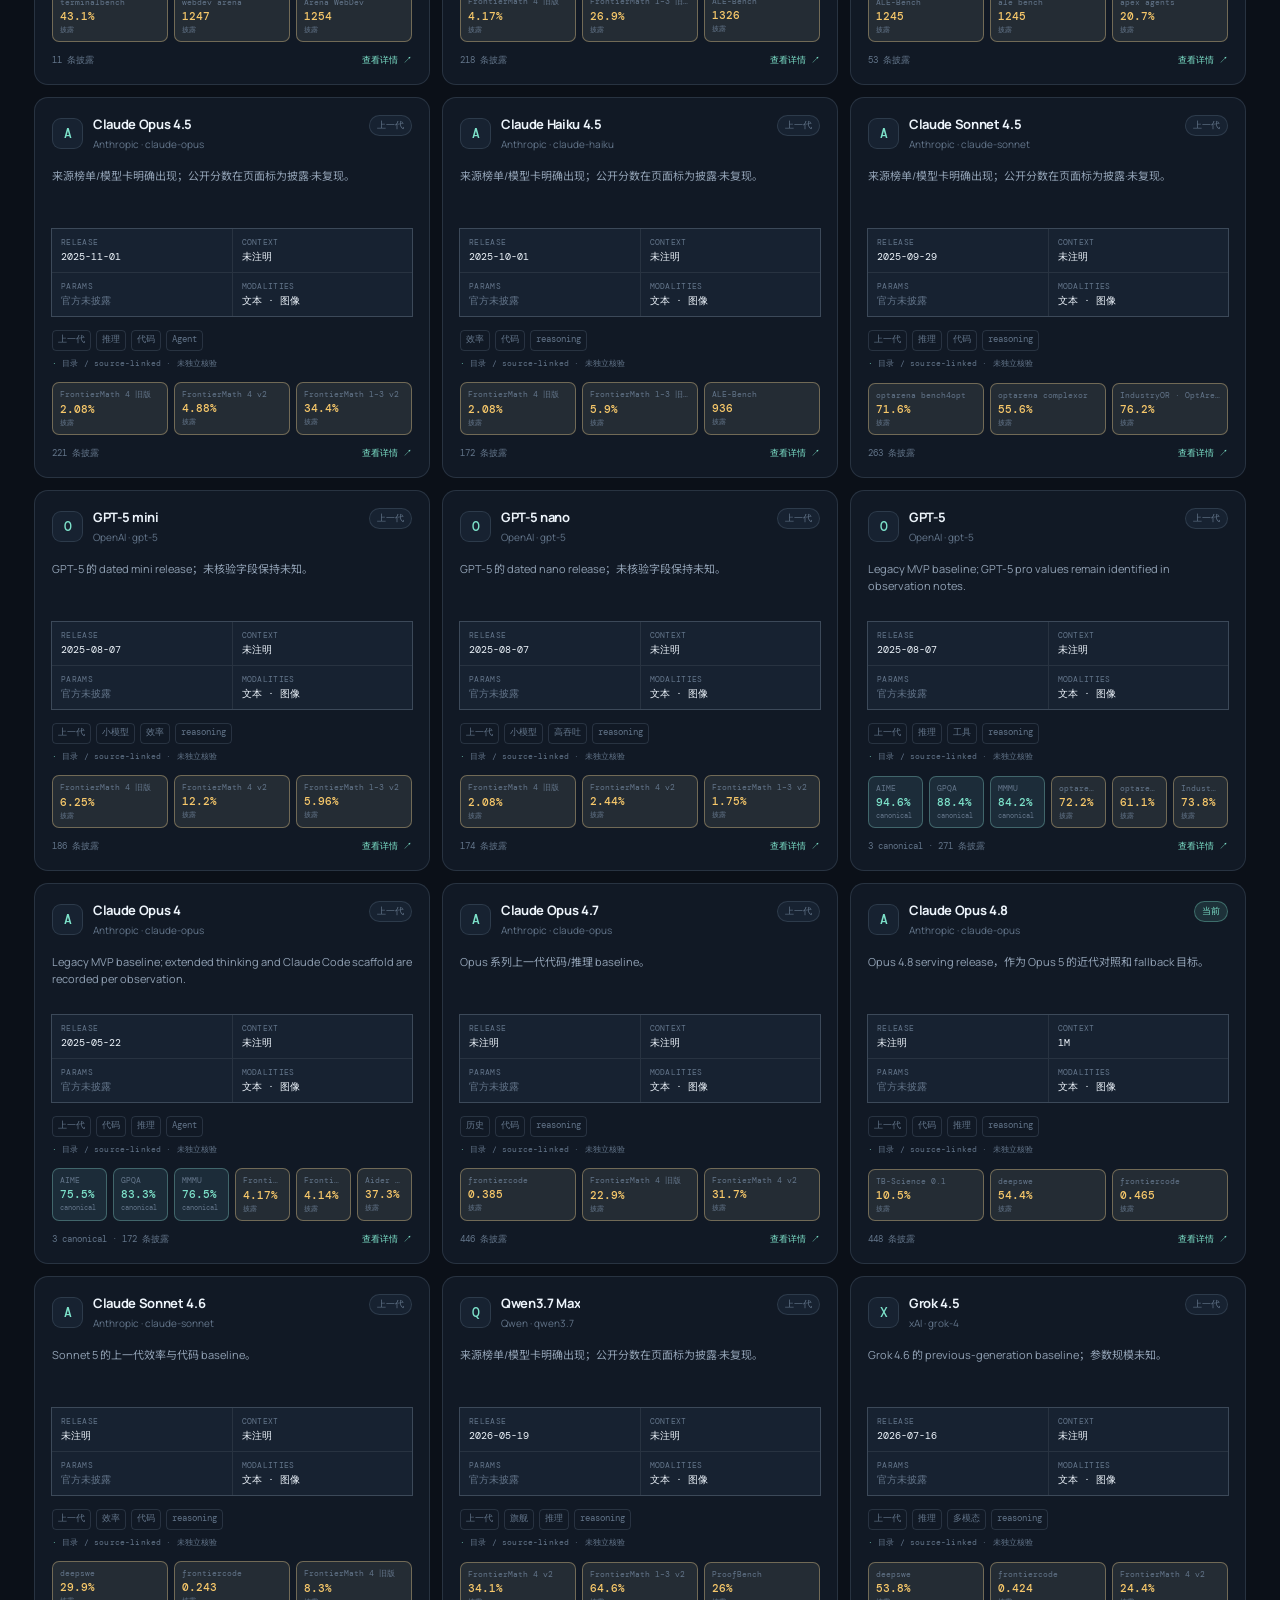
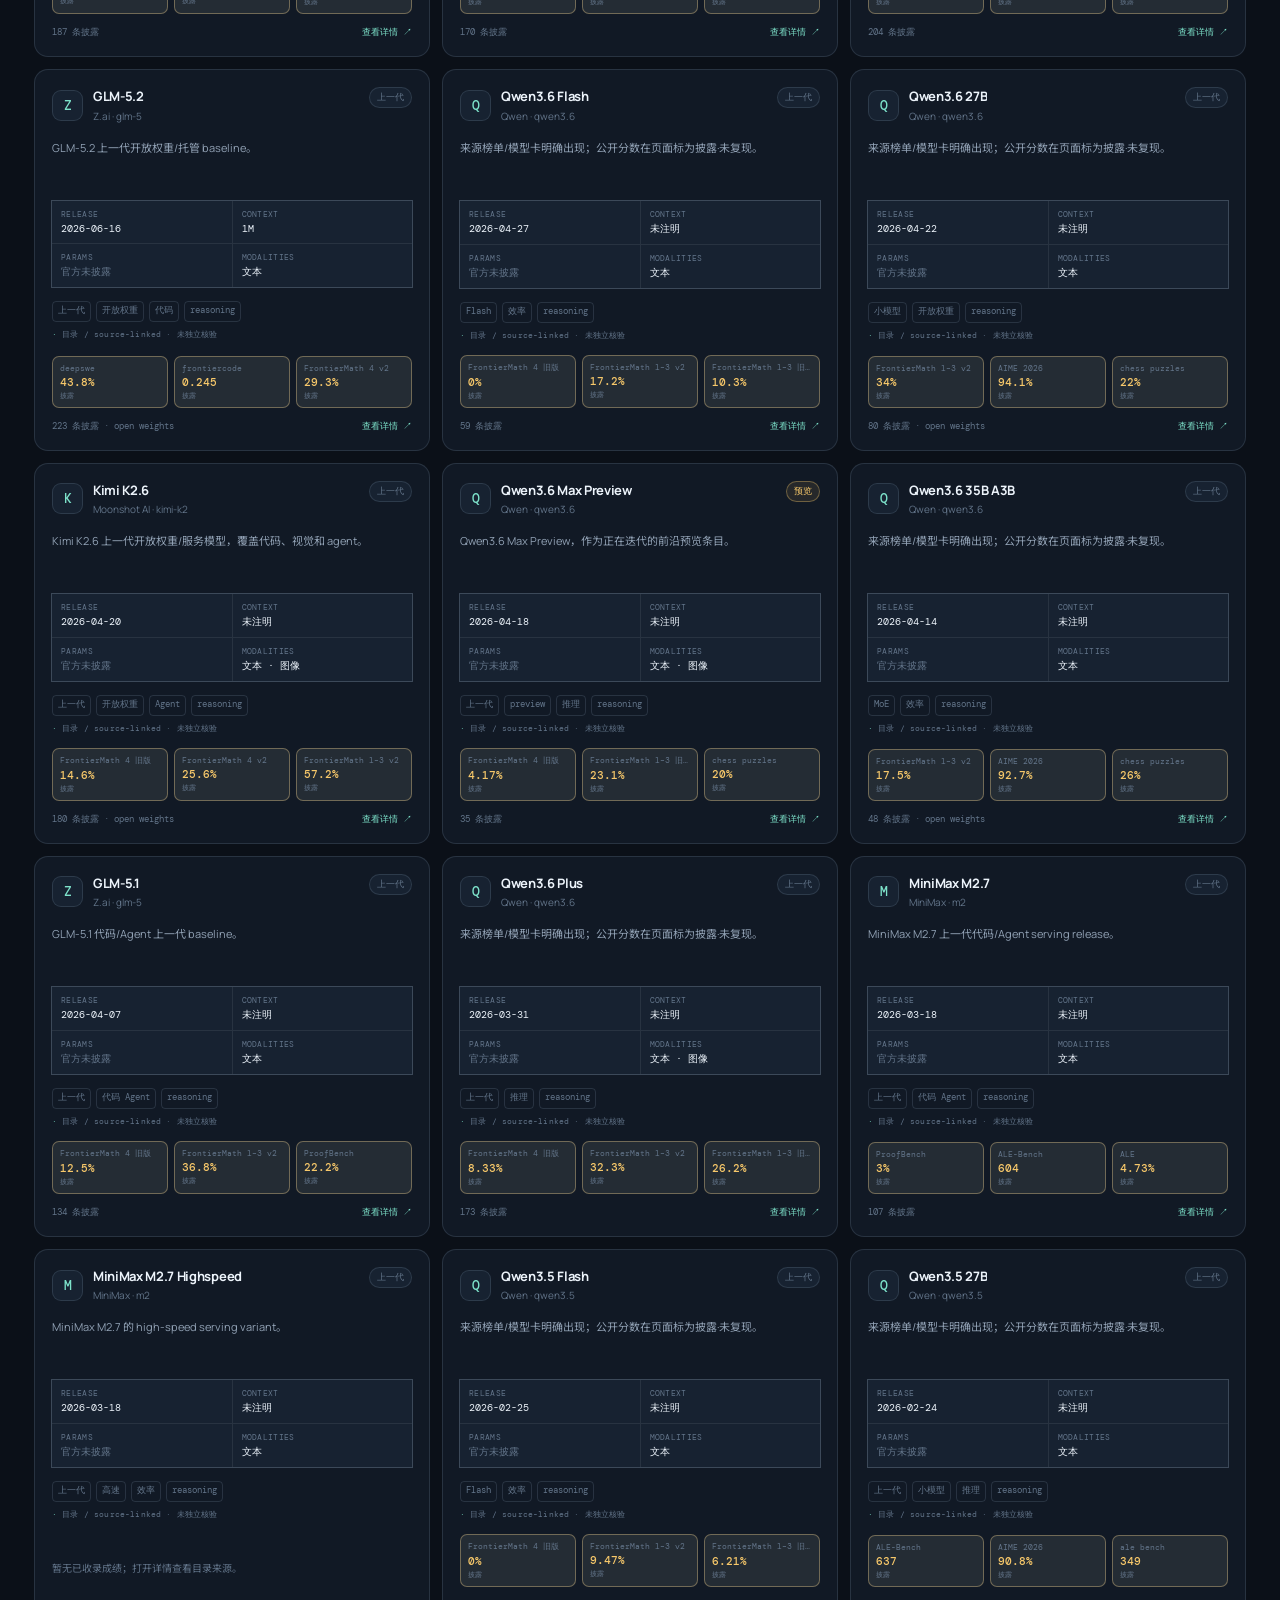
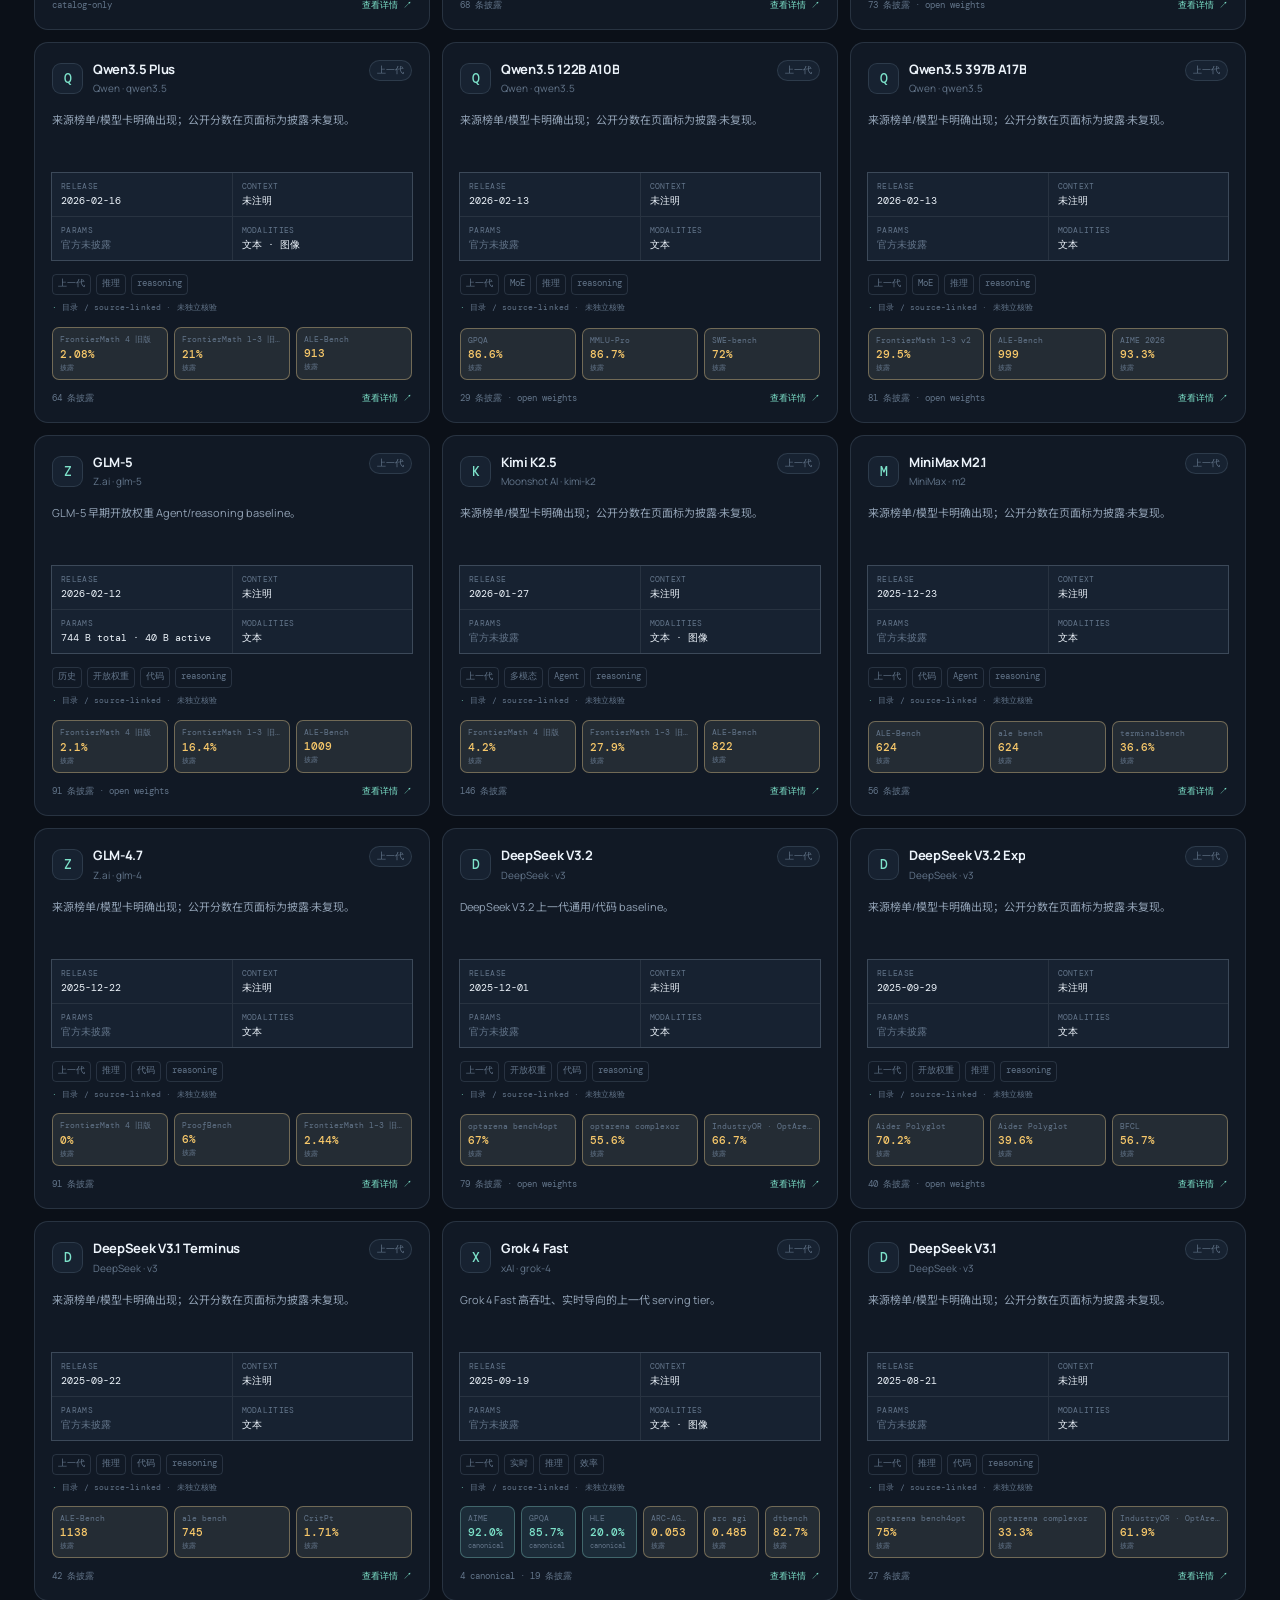
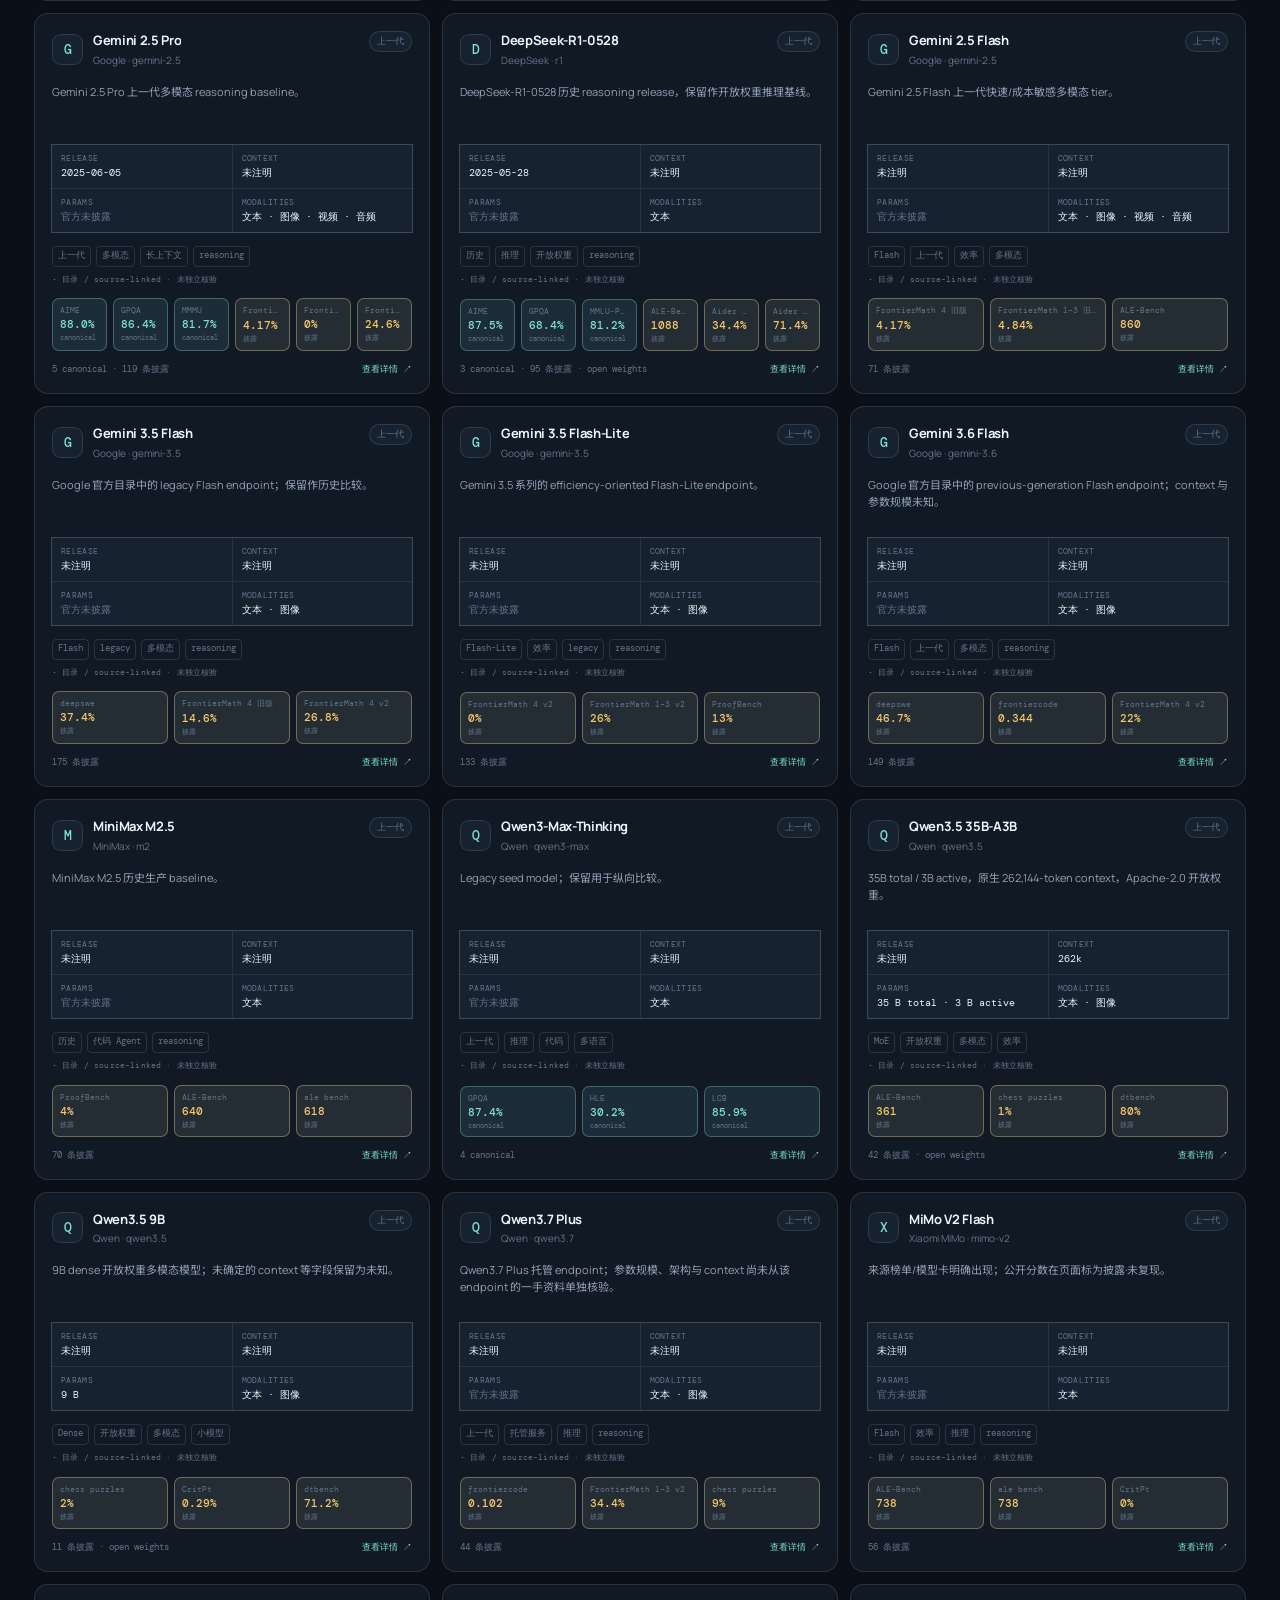
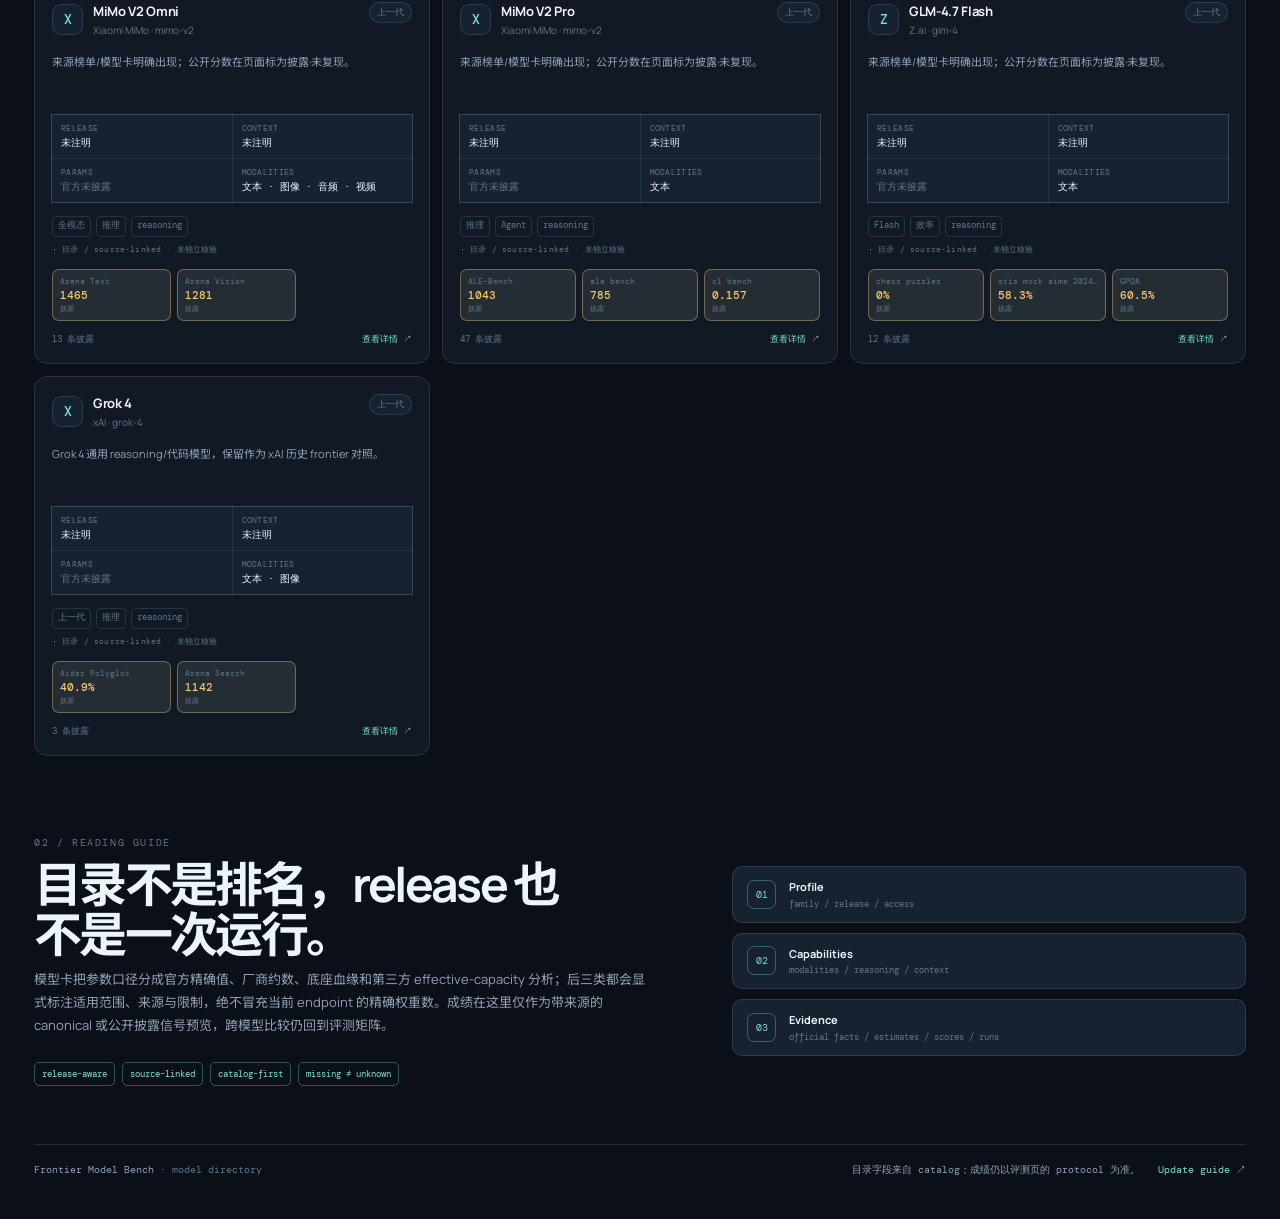
<file: models.html>
<!doctype html>
<html lang="zh-CN">
  <head>
    <meta charset="utf-8" />
    <meta name="viewport" content="width=device-width, initial-scale=1" />
    <meta name="description" content="Frontier Model Bench 的前沿模型目录：版本、能力、开放权重、上下文与来源。" />
    <meta name="theme-color" content="#0c111d" />
    <title>Models · Frontier Model Bench</title>
    <link rel="preconnect" href="https://fonts.googleapis.com" />
    <link rel="preconnect" href="https://fonts.gstatic.com" crossorigin />
    <link href="https://fonts.googleapis.com/css2?family=DM+Mono:wght@400;500&family=Manrope:wght@400;500;600;700;800&family=Noto+Sans+SC:wght@400;500;600;700;800&display=swap" rel="stylesheet" />
    <link rel="stylesheet" href="styles.css?v=20260828-ui1" />
    <link rel="stylesheet" href="models.css?v=20260828-ui1" />
  </head>
  <body class="models-page">
    <div class="app-shell models-shell">
      <header class="topbar models-topbar">
        <a class="brand" href="index.html#top" aria-label="Frontier Model Bench 首页">
          <span class="brand-mark" aria-hidden="true"><i></i><i></i><i></i></span>
          <span>
            <span class="brand-name">Frontier Model Bench</span>
            <span class="brand-caption">一个可追溯的模型评测索引</span>
          </span>
        </a>
        <nav class="topnav models-nav" aria-label="主导航">
          <a href="index.html#matrix">Evaluations</a>
          <a href="benchmarks.html">Benchmarks</a>
          <a href="long-horizon.html">Long Horizon</a>
          <a class="active" href="models.html">Models</a>
          <a href="data/derived/site.json" target="_blank" rel="noreferrer">Data ↗</a>
        </nav>
        <div class="top-actions">
          <span id="freshnessPill" class="freshness-pill"><span class="status-dot"></span><span>loading snapshot</span></span>
          <button id="themeToggle" class="icon-button" type="button" aria-label="切换颜色主题" title="切换颜色主题">☼</button>
        </div>
      </header>

      <main id="top">
        <section class="models-hero" aria-labelledby="modelsTitle">
          <div class="models-hero-copy">
            <p class="eyebrow"><span class="eyebrow-line"></span>MODEL DIRECTORY / 003</p>
            <h1 id="modelsTitle">Frontier models,<br /><em>with context.</em></h1>
            <p class="models-hero-lede">一张独立的模型目录：把 release、能力、开放权重与上下文窗口放在同一张地图里。这里是“模型是什么”，评测页回答“模型表现如何”。</p>
            <div class="hero-meta">
              <span class="meta-item"><span class="meta-label">SNAPSHOT</span><strong id="asOfLabel">—</strong></span>
              <span class="meta-divider"></span>
              <span class="meta-item"><span class="meta-label">CATALOG</span><strong id="catalogVersion">—</strong></span>
            </div>
          </div>
          <div class="models-hero-aside" aria-label="模型目录摘要">
            <div class="directory-signal-card">
              <div class="directory-signal-top"><span class="signal-label">MODEL MAP</span><span class="signal-value" id="heroModelCount">—</span></div>
              <div class="directory-signal-track"><span id="heroActiveBar"></span></div>
              <p><strong id="heroActiveCount">—</strong> 个当前条目 · <strong id="heroProviderCount">—</strong> 家 provider · <strong id="heroOpenCount">—</strong> 个开放权重</p>
              <p class="directory-signal-public"><strong id="heroPublicCount">—</strong> 条 public reported · 未复现</p>
            </div>
            <div class="quick-links">
              <a href="index.html#matrix">打开评测矩阵 <span>↗</span></a>
              <a href="benchmarks.html">浏览 benchmark <span>↗</span></a>
            </div>
          </div>
        </section>

        <section class="models-stats" aria-label="模型目录统计">
          <article class="stat-card stat-primary"><span class="stat-kicker">MODELS</span><strong id="modelCount">—</strong><span class="stat-note">目录中的 model / config entry</span></article>
          <article class="stat-card"><span class="stat-kicker">PROVIDERS</span><strong id="providerCount">—</strong><span class="stat-note">覆盖的组织 / provider</span></article>
          <article class="stat-card"><span class="stat-kicker">CURRENT</span><strong id="activeCount">—</strong><span class="stat-note">active / preview / restricted</span></article>
          <article class="stat-card"><span class="stat-kicker">OPEN WEIGHTS</span><strong id="openCount">—</strong><span class="stat-note">目录标注为开放权重</span></article>
        </section>

        <section id="directory" class="models-directory" aria-labelledby="directoryTitle">
          <div class="section-heading models-section-heading">
            <div>
              <p class="section-index">01 / DIRECTORY</p>
              <h2 id="directoryTitle">Model catalog</h2>
              <p class="section-subtitle">先按 release 与能力筛选，再打开一张卡片查看来源、相关成绩和系统运行。</p>
            </div>
            <div class="directory-view-switcher" role="tablist" aria-label="模型目录视图">
              <button class="directory-view-tab active" type="button" role="tab" aria-selected="true" data-view="cards">Cards</button>
              <button class="directory-view-tab" type="button" role="tab" aria-selected="false" data-view="table">Table</button>
            </div>
          </div>

          <div class="models-control-bar" aria-label="模型筛选与排序">
            <label class="search-box models-search-box">
              <span class="search-icon" aria-hidden="true">⌕</span>
              <input id="searchInput" type="search" placeholder="搜索模型、别名、provider 或标签…" autocomplete="off" />
              <kbd>/</kbd>
            </label>
            <label class="select-wrap"><span class="sr-only">Provider</span><select id="providerFilter"><option value="all">所有 provider</option></select></label>
            <label class="select-wrap"><span class="sr-only">状态</span><select id="statusFilter"><option value="all">所有状态</option></select></label>
            <label class="select-wrap"><span class="sr-only">模型族</span><select id="familyFilter"><option value="all">所有模型族</option></select></label>
            <label class="select-wrap"><span class="sr-only">模态</span><select id="modalityFilter"><option value="all">所有模态</option></select></label>
            <label class="select-wrap"><span class="sr-only">排序</span><select id="sortSelect" title="关注优先：OpenAI / Anthropic 当前主力在前，不是综合能力排名">
              <option value="recommended">关注优先</option>
              <option value="recent">按发布日期</option>
              <option value="name">按名称</option>
              <option value="provider">按 provider</option>
              <option value="context">按上下文</option>
              <option value="params">按参数量</option>
              <option value="scores">按已收录成绩</option>
            </select></label>
            <label class="select-wrap"><span class="sr-only">权重</span><select id="weightsFilter"><option value="all">权重：全部</option><option value="open">开放权重</option><option value="closed">闭源 / 未注明</option></select></label>
            <label class="toggle-control models-toggle"><input id="currentOnly" type="checkbox" /><span class="toggle-ui"></span><span>仅当前</span></label>
            <label class="toggle-control models-toggle"><input id="withScoresOnly" type="checkbox" /><span class="toggle-ui"></span><span>仅有成绩</span></label>
            <button id="resetFilters" class="text-button" type="button">重置</button>
          </div>
          <div id="activeFilters" class="active-filters" aria-live="polite"></div>
          <p id="directoryNote" class="coverage-note" aria-live="polite"></p>

          <div id="modelGrid" class="model-directory-grid" aria-live="polite"></div>
          <div id="modelTableWrap" class="model-table-wrap" hidden>
            <div class="matrix-scroll">
              <table class="model-table">
                <caption class="sr-only">模型目录表格。点击一行查看模型详情。</caption>
                <thead><tr><th>MODEL</th><th>STATUS</th><th>MODALITIES</th><th>CONTEXT</th><th>PARAMS</th><th>WEIGHTS</th><th title="c = canonical / curated · r = public reported">SCORES<br /><small>c / r</small></th></tr></thead>
                <tbody id="modelTableBody"></tbody>
              </table>
            </div>
          </div>
          <div id="emptyState" class="models-empty-state" hidden>
            <div class="empty-icon">∅</div>
            <h3>没有匹配的模型</h3>
            <p>试试清空搜索词，或放宽筛选条件。</p>
            <button id="emptyReset" class="outline-button" type="button">清空筛选</button>
          </div>
        </section>

        <section class="models-method" aria-labelledby="modelMethodTitle">
          <div class="method-copy">
            <p class="section-index">02 / READING GUIDE</p>
            <h2 id="modelMethodTitle">目录不是排名，release 也不是一次运行。</h2>
            <p>模型卡把参数口径分成官方精确值、厂商约数、底座血缘和第三方 effective-capacity 分析；后三类都会显式标注适用范围、来源与限制，绝不冒充当前 endpoint 的精确权重数。成绩在这里仅作为带来源的 canonical 或公开披露信号预览，跨模型比较仍回到评测矩阵。</p>
            <div class="method-tags"><span>release-aware</span><span>source-linked</span><span>catalog-first</span><span>missing ≠ unknown</span></div>
          </div>
          <div class="model-field-legend" aria-label="字段说明">
            <div><span class="legend-mark">01</span><p><strong>Profile</strong><small>family / release / access</small></p></div>
            <div><span class="legend-mark">02</span><p><strong>Capabilities</strong><small>modalities / reasoning / context</small></p></div>
            <div><span class="legend-mark">03</span><p><strong>Evidence</strong><small>official facts / estimates / scores / runs</small></p></div>
          </div>
        </section>

        <footer class="footer models-footer">
          <span>Frontier Model Bench <span class="muted">· model directory</span></span>
          <span id="footerStatus">目录字段来自 catalog；成绩仍以评测页的 protocol 为准。</span>
          <a href="README.md">Update guide ↗</a>
        </footer>
      </main>
    </div>

    <div id="drawerBackdrop" class="drawer-backdrop" hidden></div>
    <aside id="detailDrawer" class="detail-drawer model-detail-drawer" aria-labelledby="drawerTitle" aria-hidden="true">
      <div class="drawer-head">
        <span class="drawer-kicker">MODEL DETAIL</span>
        <button id="closeDrawer" class="close-button" type="button" aria-label="关闭详情">×</button>
      </div>
      <div id="drawerContent" class="drawer-content"></div>
    </aside>
    <div id="toast" class="toast" role="status" aria-live="polite"></div>
    <script src="models.js?v=20260828-public8" defer></script>
  </body>
</html>
</file>
<file: styles.css>
:root {
  color-scheme: dark;
  --bg: #0b1018;
  --bg-deep: #080c12;
  --surface: #111925;
  --surface-2: #172231;
  --surface-3: #1c2a3b;
  --text: #edf4fb;
  --muted: #91a1b4;
  --muted-2: #63758a;
  --line: rgba(161, 183, 208, 0.16);
  --line-strong: rgba(161, 183, 208, 0.28);
  --accent: #7de2ca;
  --accent-strong: #34c8aa;
  --accent-soft: rgba(125, 226, 202, 0.12);
  --yellow: #f7c86a;
  --red: #ff8f8f;
  --shadow: 0 24px 80px rgba(0, 0, 0, 0.28);
  --radius: 18px;
  --mono: "DM Mono", ui-monospace, SFMono-Regular, Menlo, monospace;
  --sans: "Manrope", "Noto Sans SC", -apple-system, BlinkMacSystemFont, "Segoe UI", sans-serif;
}

:root.light {
  color-scheme: light;
  --bg: #f3f6f8;
  --bg-deep: #e9eef2;
  --surface: #ffffff;
  --surface-2: #f7fafb;
  --surface-3: #edf3f4;
  --text: #12202b;
  --muted: #61717f;
  --muted-2: #8a99a6;
  --line: rgba(18, 32, 43, 0.12);
  --line-strong: rgba(18, 32, 43, 0.22);
  --accent: #117d6d;
  --accent-strong: #0d9a83;
  --accent-soft: rgba(17, 125, 109, 0.1);
  --yellow: #ad7114;
  --red: #bd4848;
  --shadow: 0 20px 60px rgba(30, 52, 68, 0.12);
}

* { box-sizing: border-box; }
[hidden] { display: none !important; }
html { scroll-behavior: smooth; }
body {
  margin: 0;
  min-width: 320px;
  background:
    radial-gradient(900px 420px at 75% -10%, rgba(57, 173, 156, 0.12), transparent 70%),
    linear-gradient(180deg, var(--bg-deep), var(--bg) 28%, var(--bg));
  color: var(--text);
  font-family: var(--sans);
  line-height: 1.5;
}

a { color: inherit; text-decoration: none; }
button, input, select { font: inherit; }
button { color: inherit; }
.sr-only {
  position: absolute; width: 1px; height: 1px; padding: 0; margin: -1px;
  overflow: hidden; clip: rect(0, 0, 0, 0); white-space: nowrap; border: 0;
}

.app-shell { width: min(1440px, 100%); margin: 0 auto; padding: 0 34px 52px; }
.topbar {
  height: 76px; display: flex; align-items: center; gap: 28px;
  border-bottom: 1px solid var(--line); position: sticky; top: 0; z-index: 10;
  background: color-mix(in srgb, var(--bg) 86%, transparent); backdrop-filter: blur(18px);
}
.brand { display: inline-flex; align-items: center; gap: 11px; min-width: 260px; }
.brand-mark { width: 26px; height: 26px; display: inline-flex; align-items: end; gap: 3px; }
.brand-mark i { display: block; width: 6px; border-radius: 5px 5px 2px 2px; background: var(--accent); }
.brand-mark i:nth-child(1) { height: 11px; opacity: .55; }
.brand-mark i:nth-child(2) { height: 18px; opacity: .78; }
.brand-mark i:nth-child(3) { height: 25px; }
.brand-name { display: block; font-size: 14px; font-weight: 800; letter-spacing: -.02em; }
.brand-caption { display: block; color: var(--muted-2); font: 10px var(--mono); letter-spacing: .03em; margin-top: 1px; }
.topnav { display: flex; align-items: center; gap: 22px; margin-left: auto; }
.topnav a { color: var(--muted); font: 11px var(--mono); letter-spacing: .04em; transition: color .2s ease; }
.topnav a:hover, .topnav a.active { color: var(--text); }
.topnav a.active::after { content: ""; display: block; width: 16px; height: 2px; margin-top: 5px; background: var(--accent); }
.top-actions { display: flex; align-items: center; gap: 12px; margin-left: 10px; }
.freshness-pill { display: inline-flex; align-items: center; gap: 7px; color: var(--accent); font: 10px var(--mono); border: 1px solid color-mix(in srgb, var(--accent) 34%, transparent); border-radius: 999px; padding: 6px 10px; white-space: nowrap; }
.status-dot { width: 6px; height: 6px; border-radius: 50%; background: var(--accent); box-shadow: 0 0 0 4px var(--accent-soft); }
.icon-button { width: 30px; height: 30px; border: 1px solid var(--line); border-radius: 50%; background: transparent; cursor: pointer; color: var(--muted); transition: all .2s ease; }
.icon-button:hover { color: var(--text); border-color: var(--line-strong); background: var(--surface-2); }

main { padding-top: 54px; }
.hero { display: grid; grid-template-columns: minmax(0, 1.45fr) minmax(280px, .55fr); gap: 80px; padding: 38px 0 48px; border-bottom: 1px solid var(--line); }
.eyebrow, .section-index, .stat-kicker, .meta-label, .signal-label, .drawer-kicker { color: var(--accent); font: 10px var(--mono); letter-spacing: .16em; text-transform: uppercase; }
.eyebrow { display: flex; align-items: center; gap: 9px; margin: 0 0 22px; }
.eyebrow-line { display: inline-block; width: 34px; height: 1px; background: var(--accent); }
h1, h2, h3, p { margin-top: 0; }
h1 { margin-bottom: 20px; font-size: clamp(44px, 6.2vw, 86px); line-height: .98; letter-spacing: -.075em; font-weight: 800; }
h1 em { color: var(--accent); font-style: normal; }
.hero-lede { max-width: 570px; color: var(--muted); font-size: 15px; line-height: 1.75; margin-bottom: 30px; }
.hero-meta { display: flex; align-items: center; gap: 18px; }
.meta-item { display: flex; align-items: baseline; gap: 9px; }
.meta-item strong { color: var(--text); font: 12px var(--mono); font-weight: 500; }
.meta-divider { width: 1px; height: 16px; background: var(--line-strong); }
.hero-aside { align-self: end; padding-bottom: 5px; }
.signal-card { padding: 17px 18px 16px; border: 1px solid var(--line); border-radius: var(--radius); background: linear-gradient(145deg, var(--surface-2), color-mix(in srgb, var(--surface) 80%, transparent)); box-shadow: var(--shadow); }
.signal-top { display: flex; justify-content: space-between; align-items: center; margin-bottom: 13px; }
.signal-value { color: var(--text); font: 16px var(--mono); }
.quality-track { height: 5px; border-radius: 99px; background: var(--surface-3); overflow: hidden; }
.quality-track span { display: block; width: 0; height: 100%; border-radius: inherit; background: linear-gradient(90deg, var(--accent-strong), var(--accent)); transition: width .45s ease; }
.signal-card p { color: var(--muted); font-size: 11px; line-height: 1.6; margin: 12px 0 0; }
.quick-links { display: flex; flex-wrap: wrap; gap: 10px 20px; margin-top: 22px; }
.quick-links a { color: var(--muted); font: 11px var(--mono); }
.quick-links a:hover { color: var(--accent); }

.stat-grid { display: grid; grid-template-columns: repeat(4, 1fr); gap: 1px; background: var(--line); border: 1px solid var(--line); border-top: 0; }
.stat-card { min-height: 112px; padding: 20px 22px; background: var(--surface); }
.stat-card strong { display: block; margin: 8px 0 2px; font-size: 31px; line-height: 1; letter-spacing: -.06em; font-weight: 700; }
.stat-note { color: var(--muted); font-size: 11px; }
.stat-primary strong { color: var(--accent); }

.workspace-section, .spotlight-section, .method-section { padding-top: 76px; }
.section-heading { display: flex; align-items: end; justify-content: space-between; gap: 24px; margin-bottom: 26px; }
.section-index { margin-bottom: 10px; color: var(--muted-2); }
h2 { margin-bottom: 8px; font-size: clamp(25px, 3vw, 38px); line-height: 1.05; letter-spacing: -.055em; }
.section-subtitle { margin: 0; color: var(--muted); font-size: 12px; }
.view-switcher { display: flex; border-bottom: 1px solid var(--line); }
.view-tab { padding: 8px 12px 9px; border: 0; border-bottom: 2px solid transparent; background: transparent; color: var(--muted); font: 11px var(--mono); cursor: pointer; }
.view-tab:hover, .view-tab.active { color: var(--text); border-bottom-color: var(--accent); }

#matrix > .section-heading { margin-bottom: 16px; padding-bottom: 19px; border-bottom: 1px solid var(--line); }
#matrix > .section-heading h2 { font-size: clamp(29px, 3.4vw, 43px); }
#matrix .control-bar { margin-bottom: 11px; padding: 11px; border: 1px solid var(--line); border-radius: 9px; background: var(--surface); box-shadow: none; }
#matrix .active-filters:empty { display: none; }
#matrix .preset-hint { margin: 1px 2px 11px; }
#matrix .coverage-note { margin: 0 2px 13px; padding-left: 10px; border-left: 2px solid color-mix(in srgb, var(--accent) 48%, transparent); }

/* Two complementary reading modes: release-level model atlas and
   protocol-level system runs.  The original matrix/card styles remain the
   visual baseline; these additions only introduce the extra hierarchy. */
.workspace-tabs { display: flex; align-items: end; gap: 20px; flex-wrap: wrap; }
.mode-switcher { display: flex; align-items: center; gap: 3px; padding: 3px; border: 1px solid var(--line); border-radius: 10px; background: var(--surface-2); }
.mode-tab { border: 0; border-radius: 7px; padding: 8px 11px; background: transparent; color: var(--muted); font: 11px var(--mono); cursor: pointer; transition: color .2s, background .2s, box-shadow .2s; }
.mode-tab:hover { color: var(--text); }
.mode-tab.active { color: var(--bg); background: var(--accent); box-shadow: 0 4px 12px color-mix(in srgb, var(--accent) 18%, transparent); }
.run-only-control[hidden], .preset-hint[hidden] { display: none; }
.preset-select select { min-width: 168px; }
.preset-hint { margin: -3px 0 13px; color: var(--muted-2); font: 10px var(--mono); line-height: 1.6; }
.coverage-note { margin: -1px 0 15px; color: var(--muted-2); font: 10px var(--mono); line-height: 1.7; }
.coverage-note a { color: var(--accent); text-decoration: none; }
.coverage-note a:hover { text-decoration: underline; }
.catalog-badge { color: var(--yellow); border-color: color-mix(in srgb, var(--yellow) 34%, transparent); }
.system-run-badge { color: var(--accent); border-color: color-mix(in srgb, var(--accent) 30%, transparent); }
.catalog-only-card { border-style: dashed; }
.card-empty-note { margin: 0; color: var(--muted-2); font-size: 11px; line-height: 1.6; }

.runs-panel { position: relative; }
.run-summary { display: flex; align-items: center; gap: 16px; min-height: 29px; margin-bottom: 10px; color: var(--muted-2); font: 10px var(--mono); }
.run-summary strong { color: var(--accent); font-size: 13px; font-weight: 500; }
.summary-dot { display: inline-block; width: 6px; height: 6px; margin-right: 6px; border-radius: 50%; background: var(--yellow); vertical-align: 1px; }
.run-table-frame { position: relative; border: 1px solid var(--line); border-radius: 9px; overflow: hidden; background: var(--surface); box-shadow: none; }
.run-table { width: 100%; min-width: 860px; border-collapse: collapse; table-layout: fixed; }
.run-table th, .run-table td { border-right: 1px solid var(--line); border-bottom: 1px solid var(--line); }
.run-table th:last-child, .run-table td:last-child { border-right: 0; }
.run-table tbody tr:last-child td { border-bottom: 0; }
.run-table thead th { height: 44px; padding: 9px 13px; text-align: left; background: var(--surface-2); color: var(--muted-2); font: 9px var(--mono); letter-spacing: .08em; }
.run-table thead th:nth-child(3), .run-table thead th:last-child { text-align: center; }
.run-table thead th:nth-child(1) { width: 255px; }
.run-table thead th:nth-child(2) { width: 150px; }
.run-table thead th:nth-child(3) { width: 105px; }
.run-table thead th:nth-child(4) { width: 245px; }
.run-table thead th:nth-child(5) { width: 150px; }
.run-table tbody tr { cursor: pointer; transition: background .18s; }
.run-table tbody tr:hover, .run-table tbody tr:focus-visible { outline: 0; background: var(--surface-2); }
.run-table td { min-height: 61px; padding: 11px 13px; color: var(--muted); font-size: 11px; vertical-align: middle; }
.run-table .run-model-cell { padding-top: 8px; padding-bottom: 8px; }
.run-table .run-model-cell .model-badges { display: none; }
.run-table td > small, .run-benchmark-name + small { display: block; margin-top: 4px; color: var(--muted-2); font: 9px var(--mono); }
.run-benchmark-name { color: var(--text); font-size: 11px; font-weight: 600; }
.run-score-cell { text-align: center; }
.run-score-cell strong { display: block; color: var(--accent); font: 15px var(--mono); font-weight: 500; }
.run-score-cell small { display: block; margin-top: 3px; color: var(--muted-2); font: 9px var(--mono); }
.run-score-cell.score-mid strong { color: var(--yellow); }
.run-score-cell.score-low strong { color: var(--red); }
.run-score-cell.score-missing strong { color: var(--muted-2); }
.run-badges { display: grid; gap: 3px; align-items: start; }
.run-badge { display: block; max-width: 100%; overflow: hidden; border: 0; border-radius: 0; padding: 0; color: var(--muted); font: 9px var(--mono); text-overflow: ellipsis; white-space: nowrap; }
.harness-badge { color: var(--accent); border-color: color-mix(in srgb, var(--accent) 30%, transparent); background: var(--accent-soft); }
.protocol-badge { color: var(--muted); background: var(--surface-2); }
.run-table .harness-badge, .run-table .protocol-badge { background: transparent; }
.run-table .status-badge { display: block; width: fit-content; margin-bottom: 2px; border: 0; border-radius: 0; padding: 0; background: transparent; }
.run-table .score-evidence { width: fit-content; border: 0; border-radius: 0; padding: 0; background: transparent; color: var(--muted-2); }
.run-evidence-cell .run-date { margin-top: 4px; }
.run-date { display: block; color: var(--muted-2); font: 9px var(--mono); }
.run-source-cell { text-align: center; }
.run-cards-grid { display: grid; grid-template-columns: repeat(2, minmax(0, 1fr)); gap: 12px; }
.run-card { min-width: 0; border: 1px solid var(--line); border-radius: 14px; padding: 16px; background: var(--surface); cursor: pointer; transition: transform .2s, border-color .2s, box-shadow .2s; }
.run-card:hover, .run-card:focus-visible { outline: 0; transform: translateY(-2px); border-color: color-mix(in srgb, var(--accent) 50%, transparent); box-shadow: var(--shadow); }
.run-card-top { display: flex; align-items: start; justify-content: space-between; gap: 10px; }
.run-card-top .model-badges { margin-top: 6px; }
.run-card-score { flex: 0 0 auto; color: var(--accent); font: 23px var(--mono); font-weight: 500; text-align: right; }
.run-card-score small { display: block; color: var(--muted-2); font-size: 9px; }
.run-card-score.score-mid { color: var(--yellow); }
.run-card-score.score-low { color: var(--red); }
.run-card-score.score-neutral { color: var(--yellow); }
.run-card-score.score-missing { color: var(--muted-2); }
.run-card-benchmark { display: flex; align-items: baseline; justify-content: space-between; gap: 10px; margin: 18px 0 10px; padding-top: 11px; border-top: 1px solid var(--line); }
.run-card-benchmark span { color: var(--text); font-size: 12px; font-weight: 600; }
.run-card-benchmark small { color: var(--muted-2); font: 9px var(--mono); }
.run-card-note { margin: 12px 0 0; color: var(--muted-2); font-size: 10px; line-height: 1.6; }
.drawer-run-list { display: grid; gap: 6px; }
.drawer-run-link { display: flex; align-items: center; justify-content: space-between; gap: 10px; width: 100%; border: 1px solid var(--line); border-radius: 7px; padding: 8px 10px; background: var(--surface-2); color: var(--muted); text-align: left; cursor: pointer; }
.drawer-run-link:hover { color: var(--text); border-color: var(--accent); }
.drawer-run-link span { overflow: hidden; font: 10px var(--mono); text-overflow: ellipsis; white-space: nowrap; }
.drawer-run-link strong { color: var(--accent); font: 11px var(--mono); font-weight: 500; }
.run-drawer-score { border-color: color-mix(in srgb, var(--accent) 30%, var(--line)); }

.control-bar { display: flex; align-items: center; gap: 9px; flex-wrap: wrap; margin-bottom: 14px; }
.search-box { min-width: 240px; flex: 1 1 280px; display: flex; align-items: center; gap: 8px; height: 38px; padding: 0 10px 0 12px; border: 1px solid var(--line); border-radius: 10px; background: var(--surface); }
.search-box:focus-within { border-color: color-mix(in srgb, var(--accent) 65%, transparent); box-shadow: 0 0 0 3px var(--accent-soft); }
.search-icon { color: var(--muted-2); font-size: 18px; line-height: 1; }
.search-box input { min-width: 0; flex: 1; border: 0; outline: 0; background: transparent; color: var(--text); font-size: 12px; }
.search-box input::placeholder { color: var(--muted-2); }
kbd { color: var(--muted-2); border: 1px solid var(--line); border-radius: 4px; padding: 1px 5px; font: 10px var(--mono); }
.select-wrap { display: block; }
select { height: 38px; min-width: 126px; padding: 0 28px 0 11px; border: 1px solid var(--line); border-radius: 10px; outline: 0; background: var(--surface); color: var(--muted); font-size: 11px; cursor: pointer; }
select:focus { border-color: var(--accent); }
.sort-select select { min-width: 140px; }
.toggle-control { display: inline-flex; align-items: center; gap: 8px; height: 38px; padding: 0 10px; color: var(--muted); font-size: 11px; cursor: pointer; }
.toggle-control input { position: absolute; opacity: 0; pointer-events: none; }
.toggle-ui { width: 28px; height: 16px; border-radius: 99px; background: var(--surface-3); border: 1px solid var(--line-strong); position: relative; transition: all .2s; }
.toggle-ui::after { content: ""; position: absolute; top: 2px; left: 2px; width: 10px; height: 10px; border-radius: 50%; background: var(--muted); transition: transform .2s, background .2s; }
.toggle-control input:checked + .toggle-ui { background: var(--accent-soft); border-color: var(--accent); }
.toggle-control input:checked + .toggle-ui::after { transform: translateX(12px); background: var(--accent); }
.text-button { height: 38px; border: 0; background: transparent; color: var(--muted-2); font: 11px var(--mono); cursor: pointer; padding: 0 8px; }
.text-button:hover { color: var(--accent); }
.active-filters { display: flex; gap: 7px; min-height: 26px; flex-wrap: wrap; }
.filter-chip { display: inline-flex; align-items: center; gap: 5px; color: var(--accent); background: var(--accent-soft); border-radius: 999px; padding: 4px 8px; font: 10px var(--mono); }

.matrix-tools { display: flex; align-items: center; justify-content: space-between; gap: 18px; min-height: 48px; margin-bottom: 9px; padding: 7px 0; border: 0; border-top: 1px solid var(--line); border-bottom: 1px solid var(--line); border-radius: 0; background: transparent; }
.matrix-tools-copy { min-width: 0; display: flex; align-items: baseline; gap: 10px; color: var(--muted-2); font: 9px var(--mono); }
.matrix-tools-kicker { flex: 0 0 auto; color: var(--accent); font-size: 9px; letter-spacing: .11em; }
.matrix-tools-actions { display: flex; align-items: center; justify-content: flex-end; gap: 7px; }
.matrix-scope-wrap select { width: 96px; min-width: 96px; height: 34px; border-radius: 8px; font: 9px var(--mono); }
.density-switcher { display: inline-flex; gap: 2px; padding: 2px; border: 1px solid var(--line); border-radius: 8px; background: var(--surface-2); }
.density-button, .matrix-home-button { height: 28px; border: 0; border-radius: 6px; padding: 0 9px; background: transparent; color: var(--muted-2); font: 9px var(--mono); cursor: pointer; }
.density-button:hover, .matrix-home-button:hover { color: var(--text); }
.density-button.active { color: var(--text); background: var(--surface); box-shadow: 0 2px 8px rgba(0, 0, 0, .15); }
.matrix-jump-wrap select { width: min(235px, 24vw); min-width: 170px; height: 34px; border-radius: 8px; font: 10px var(--mono); }
.matrix-page-controls { display: inline-flex; gap: 2px; padding: 2px; border: 1px solid var(--line); border-radius: 8px; background: var(--surface-2); }
.matrix-page-button { width: 29px; height: 28px; border: 0; border-radius: 6px; background: transparent; color: var(--muted); font: 13px var(--mono); cursor: pointer; }
.matrix-page-button:hover:not(:disabled) { background: var(--surface); color: var(--accent); }
.matrix-page-button:disabled { opacity: .3; cursor: default; }
.matrix-home-button { height: 34px; border: 1px solid var(--line); background: var(--surface); }

.matrix-frame { --model-column-width: 215px; --metric-column-width: 108px; --score-row-height: 68px; position: relative; border: 1px solid var(--line); border-radius: 9px; overflow: hidden; background: var(--surface); box-shadow: none; }
.matrix-frame[data-density="compact"] { --model-column-width: 192px; --metric-column-width: 84px; --score-row-height: 56px; }
.matrix-scroll { overflow-x: auto; }
.matrix-frame > .matrix-scroll { max-height: min(72vh, 760px); overflow: auto; scrollbar-gutter: stable; overscroll-behavior: contain; }
.matrix-frame > .matrix-scroll:focus-visible { outline: 2px solid var(--accent); outline-offset: -2px; }
.matrix-table { width: 100%; min-width: 940px; border-collapse: collapse; table-layout: auto; }
.matrix-table th, .matrix-table td { border-right: 1px solid var(--line); border-bottom: 1px solid var(--line); }
.matrix-table th:last-child, .matrix-table td:last-child { border-right: 0; }
.matrix-table tbody tr:last-child td { border-bottom: 0; }
.matrix-table thead th { position: sticky; top: 0; z-index: 2; height: 54px; padding: 9px 8px; text-align: left; vertical-align: bottom; background: var(--surface-2); color: var(--muted-2); font: 9px var(--mono); letter-spacing: .05em; box-shadow: 0 1px 0 var(--line); }
.matrix-table thead th:not(:first-child) { text-align: center; }
.matrix-table th:first-child, .matrix-table td:first-child { width: var(--model-column-width); min-width: var(--model-column-width); position: sticky; left: 0; }
.matrix-table th:not(:first-child), .matrix-table td:not(:first-child) { width: var(--metric-column-width); min-width: var(--metric-column-width); }
.matrix-table thead th:first-child { z-index: 4; background: var(--surface-2); }
.matrix-table tbody td:first-child { z-index: 1; background: var(--surface); box-shadow: 1px 0 0 var(--line); }
.bench-head { display: flex; flex-direction: column; align-items: center; gap: 3px; }
.bench-head strong { color: var(--text); font: 11px var(--sans); letter-spacing: -.02em; }
.bench-head small { font-size: 9px; color: var(--muted-2); }
.model-cell { padding: 11px 13px; cursor: pointer; }
.model-cell:hover { background: var(--surface-2) !important; }
.model-line { display: flex; align-items: center; gap: 9px; }
.matrix-table .model-line > span:last-child { min-width: 0; }
.matrix-table .model-name, .matrix-table .model-provider { overflow: hidden; text-overflow: ellipsis; white-space: nowrap; }
.model-mark { width: 25px; height: 25px; flex: 0 0 25px; display: grid; place-items: center; border: 1px solid var(--line); border-radius: 50%; background: var(--surface-2); color: var(--accent); font: 11px var(--mono); font-weight: 500; }
.model-name { font-size: 12px; font-weight: 700; letter-spacing: -.02em; }
.model-provider { display: block; color: var(--muted-2); font-size: 10px; margin-top: 2px; }
.model-badges { display: flex; gap: 4px; margin: 8px 0 0 36px; flex-wrap: wrap; }
.model-badge { color: var(--muted-2); font: 9px var(--mono); border: 1px solid var(--line); border-radius: 4px; padding: 2px 5px; }
.public-metric-badge { color: var(--accent); border-color: color-mix(in srgb, var(--accent) 32%, transparent); background: color-mix(in srgb, var(--accent) 6%, transparent); }
.mapping-badge { color: var(--muted-2); }
.mapping-curated-alias { color: var(--yellow); border-color: color-mix(in srgb, var(--yellow) 38%, transparent); }
.mapping-heuristic-alias { color: var(--red); border-color: color-mix(in srgb, var(--red) 38%, transparent); }
.mapping-exact-alias { color: var(--accent); border-color: color-mix(in srgb, var(--accent) 32%, transparent); }
.score-cell { height: var(--score-row-height); padding: 7px 5px; text-align: center; cursor: pointer; transition: background .18s; }
.score-cell:hover { background: var(--surface-3) !important; }
.score-value { display: block; font: 13px var(--mono); font-weight: 500; }
.score-unit { color: var(--muted-2); font: 9px var(--mono); }
.score-evidence { display: inline-flex; max-width: 100%; align-items: center; overflow: hidden; border: 1px solid var(--line); border-radius: 999px; padding: 2px 5px; color: var(--muted); font: 8px var(--mono); line-height: 1.25; text-overflow: ellipsis; white-space: nowrap; vertical-align: middle; }
.score-cell > .score-evidence { margin-top: 3px; }
.evidence-approved { color: var(--accent); border-color: color-mix(in srgb, var(--accent) 38%, transparent); background: var(--accent-soft); }
.evidence-reported { color: var(--yellow); border-color: color-mix(in srgb, var(--yellow) 38%, transparent); background: color-mix(in srgb, var(--yellow) 10%, transparent); }
.evidence-candidate { color: var(--yellow); border-color: color-mix(in srgb, var(--yellow) 42%, transparent); background: color-mix(in srgb, var(--yellow) 13%, transparent); }
.evidence-public { color: var(--yellow); border-color: color-mix(in srgb, var(--yellow) 46%, transparent); background: color-mix(in srgb, var(--yellow) 14%, transparent); }
.evidence-system { border-style: dashed; }
.score-run-hint { display: block; margin-top: 2px; color: var(--accent); font: 9px var(--mono); }
.score-setting { display: block; max-width: 96px; overflow: hidden; margin: 4px auto 0; color: var(--muted-2); font-size: 9px; text-overflow: ellipsis; white-space: nowrap; }
.source-chip { display: inline-grid; place-items: center; width: 15px; height: 15px; margin-left: 3px; border-radius: 4px; color: var(--bg); background: var(--accent); font: 9px var(--mono); vertical-align: 1px; }
.score-high { background: color-mix(in srgb, var(--accent) 5%, var(--surface)); }
.score-high .score-value { color: var(--accent); }
.score-mid { background: color-mix(in srgb, var(--yellow) 4%, var(--surface)); }
.score-mid .score-value { color: var(--yellow); }
.score-low { background: color-mix(in srgb, var(--red) 3%, var(--surface)); }
.score-low .score-value { color: var(--red); }
.score-neutral { background: color-mix(in srgb, var(--yellow) 5%, var(--surface)); }
.score-neutral .score-value { color: var(--yellow); }
.score-missing { color: var(--muted-2); }
.score-missing .score-value { color: var(--muted-2); font-size: 18px; }
.score-missing .score-setting { color: var(--muted-2); }
.score-variant { background: color-mix(in srgb, var(--yellow) 6%, var(--surface)); }
.score-variant .score-value { color: var(--yellow); font-size: 12px; }
.score-variant .score-value small { color: var(--muted-2); }
.matrix-frame[data-density="compact"] .matrix-table thead th { height: 51px; padding: 7px 5px; }
.matrix-frame[data-density="compact"] .bench-head strong { max-width: 76px; overflow: hidden; font-size: 10px; text-overflow: ellipsis; white-space: nowrap; }
.matrix-frame[data-density="compact"] .bench-head small { max-width: 76px; overflow: hidden; font-size: 8px; text-overflow: ellipsis; white-space: nowrap; }
.matrix-frame[data-density="compact"] .model-cell { padding: 9px 10px; }
.matrix-frame[data-density="compact"] .model-mark { width: 23px; height: 23px; flex-basis: 23px; font-size: 10px; }
.matrix-frame[data-density="compact"] .model-name { font-size: 11px; }
.matrix-frame[data-density="compact"] .model-provider { font-size: 9px; }
.matrix-frame[data-density="compact"] .model-badges { gap: 3px; margin: 5px 0 0 32px; }
.matrix-frame[data-density="compact"] .model-badge { padding: 1px 4px; font-size: 8px; }
.matrix-frame[data-density="compact"] .score-cell { padding: 5px 4px; }
.matrix-frame[data-density="compact"] .score-value { font-size: 12px; }
.matrix-frame[data-density="compact"] .score-evidence { max-width: 76px; padding: 1px 4px; font-size: 7px; }
.matrix-frame[data-density="compact"] .score-setting { max-width: 74px; margin-top: 2px; font-size: 8px; }

/* Keep the matrix readable at a glance. Details remain available in the
   drawer and in each cell's accessible label/title. */
.matrix-frame .matrix-table .model-badges, .matrix-frame .matrix-table .score-setting { display: none; }
.matrix-frame .matrix-table .score-evidence { max-width: 88px; padding: 0; border: 0; background: transparent; }
.matrix-table .score-cell.score-high, .matrix-table .score-cell.score-mid,
.matrix-table .score-cell.score-low, .matrix-table .score-cell.score-neutral,
.matrix-table .score-cell.score-variant { background: var(--surface); }
.matrix-table .score-cell:hover { background: var(--surface-2) !important; }
.empty-state { padding: 70px 20px; text-align: center; }
.empty-icon { color: var(--muted-2); font: 30px var(--mono); }
.empty-state h3 { margin: 8px 0 5px; font-size: 16px; }
.empty-state p { color: var(--muted); font-size: 12px; }
.outline-button { border: 1px solid var(--line-strong); border-radius: 8px; background: transparent; color: var(--muted); padding: 8px 12px; cursor: pointer; font-size: 11px; }
.outline-button:hover { border-color: var(--accent); color: var(--accent); }
.table-legend { display: flex; gap: 15px; align-items: center; flex-wrap: wrap; padding: 12px 4px 0; color: var(--muted-2); font: 10px var(--mono); }
.legend-dot { display: inline-block; width: 7px; height: 7px; margin-right: 5px; border-radius: 50%; }
.legend-dot.high { background: var(--accent); } .legend-dot.mid { background: var(--yellow); } .legend-dot.low { background: var(--red); }
.legend-dash { color: var(--muted); font-size: 14px; margin-right: 4px; vertical-align: -1px; }
.legend-spacer { flex: 1; }

.public-evidence-section { margin-top: 16px; border: 1px solid var(--line); border-radius: 11px; background: color-mix(in srgb, var(--surface-2) 50%, var(--surface)); overflow: hidden; transition: border-color .2s, background .2s; }
.public-evidence-section.expanded { border-color: color-mix(in srgb, var(--yellow) 27%, var(--line)); background: color-mix(in srgb, var(--yellow) 3%, var(--surface)); }
.public-evidence-heading { display: flex; align-items: center; justify-content: space-between; gap: 16px; min-height: 53px; padding: 8px 11px 8px 8px; }
.public-evidence-section.expanded .public-evidence-heading { border-bottom: 1px solid var(--line); }
.public-evidence-toggle { min-width: 0; flex: 1; display: grid; grid-template-columns: 29px minmax(0, 1fr) auto; align-items: center; gap: 10px; border: 0; border-radius: 8px; padding: 5px 7px; background: transparent; color: var(--text); text-align: left; cursor: pointer; }
.public-evidence-toggle:hover { background: var(--surface-2); }
.public-evidence-toggle:focus-visible { outline: 2px solid var(--accent); outline-offset: 1px; }
.public-evidence-toggle-icon { width: 27px; height: 27px; display: grid; place-items: center; border: 1px solid var(--line-strong); border-radius: 7px; color: var(--accent); font: 15px var(--mono); }
.public-evidence-title-label { display: block; font-size: 13px; font-weight: 700; letter-spacing: -.02em; }
.public-evidence-toggle .section-note { display: block; margin-top: 2px; overflow: hidden; text-overflow: ellipsis; white-space: nowrap; }
.public-evidence-toggle-label { color: var(--muted-2); font: 9px var(--mono); white-space: nowrap; }
.public-evidence-actions { flex: 0 0 auto; display: inline-flex; align-items: center; gap: 10px; white-space: nowrap; }
.public-evidence-actions a { color: var(--accent); font: 10px var(--mono); text-decoration: none; }
.public-evidence-actions a:hover { text-decoration: underline; }
.public-evidence-body { display: grid; }
.public-evidence-intro { margin: 0; padding: 11px 16px; border-bottom: 1px solid var(--line); color: var(--muted-2); font: 10px var(--mono); line-height: 1.65; }
.public-evidence-list { display: grid; }
.public-evidence-row { display: grid; grid-template-columns: minmax(0, 1fr) minmax(220px, .65fr); gap: 14px; padding: 12px 16px; border-bottom: 1px solid var(--line); }
.public-evidence-row:last-child { border-bottom: 0; }
.public-evidence-title { display: flex; align-items: center; gap: 6px; min-width: 0; color: var(--text); font-size: 11px; }
.public-evidence-title strong { overflow: hidden; text-overflow: ellipsis; white-space: nowrap; }
.public-evidence-title span { color: var(--muted-2); font: 10px var(--mono); }
.public-evidence-meta { display: flex; align-items: center; gap: 7px; flex-wrap: wrap; margin-top: 7px; color: var(--muted-2); font: 9px var(--mono); }
.public-evidence-score { color: var(--yellow); font: 14px var(--mono); font-weight: 500; }
.public-evidence-source { min-width: 0; display: grid; gap: 3px; align-content: center; }
.public-evidence-source a { overflow: hidden; color: var(--accent); font: 10px var(--mono); text-overflow: ellipsis; white-space: nowrap; }
.public-evidence-source span, .public-evidence-source small { overflow: hidden; color: var(--muted-2); font: 9px var(--mono); text-overflow: ellipsis; white-space: nowrap; }
.public-alias-ledger { border-top: 1px solid var(--line); padding: 15px 16px 13px; background: color-mix(in srgb, var(--surface-2) 55%, transparent); }
.public-alias-heading { display: flex; align-items: end; justify-content: space-between; gap: 16px; margin-bottom: 10px; }
.public-alias-heading h4 { margin: 0 0 4px; color: var(--text); font-size: 12px; letter-spacing: -.02em; }
.public-alias-heading p { max-width: 680px; margin: 0; color: var(--muted-2); font: 10px var(--mono); line-height: 1.6; }
.public-alias-grid { display: grid; grid-template-columns: repeat(3, minmax(0, 1fr)); gap: 8px; }
.public-alias-card { min-width: 0; border: 1px solid var(--line); border-radius: 9px; padding: 10px; background: var(--surface); }
.public-alias-card-top { display: flex; align-items: baseline; justify-content: space-between; gap: 8px; }
.public-alias-card-top code { overflow: hidden; color: var(--text); font: 10px var(--mono); text-overflow: ellipsis; white-space: nowrap; }
.public-alias-card-top > span { flex: 0 0 auto; color: var(--yellow); font: 10px var(--mono); }
.public-alias-card-meta { display: flex; align-items: center; gap: 5px; flex-wrap: wrap; margin-top: 7px; color: var(--muted-2); font: 9px var(--mono); }
.public-alias-card p { margin: 8px 0 3px; overflow: hidden; text-overflow: ellipsis; white-space: nowrap; }
.public-alias-card p a, .public-alias-card p span { color: var(--accent); font: 9px var(--mono); }
.public-alias-card small { display: block; overflow: hidden; color: var(--muted-2); font: 9px var(--mono); text-overflow: ellipsis; white-space: nowrap; }
.public-alias-card .public-alias-locator { margin-top: 3px; color: var(--muted-2); }
.public-alias-footnote { margin: 10px 0 0; color: var(--muted-2); font: 9px var(--mono); line-height: 1.6; }
.public-alias-footnote a { color: var(--accent); text-decoration: none; }
.public-alias-footnote a:hover { text-decoration: underline; }
.public-alias-empty { grid-column: 1 / -1; margin: 0; color: var(--muted-2); font: 10px var(--mono); }
.evidence-legend { display: inline-flex; align-items: center; gap: 5px; }

.cards-grid { display: grid; grid-template-columns: repeat(3, minmax(0, 1fr)); gap: 12px; }
.model-card { border: 1px solid var(--line); border-radius: 14px; background: var(--surface); padding: 18px; cursor: pointer; transition: transform .2s, border-color .2s, box-shadow .2s; }
.model-card:hover { transform: translateY(-2px); border-color: color-mix(in srgb, var(--accent) 50%, transparent); box-shadow: var(--shadow); }
.card-top { display: flex; justify-content: space-between; align-items: start; gap: 12px; }
.card-score { color: var(--accent); font: 20px var(--mono); }
.card-score small { display: block; color: var(--muted-2); font-size: 9px; text-align: right; }
.mini-bars { display: grid; gap: 7px; margin-top: 20px; }
.mini-bar-row { display: grid; grid-template-columns: 76px 1fr 35px; align-items: center; gap: 8px; color: var(--muted); font-size: 10px; }
.mini-bar-track { height: 5px; border-radius: 99px; background: var(--surface-3); overflow: hidden; }
.mini-bar-track span { display: block; height: 100%; border-radius: inherit; background: var(--accent); }

.compact-heading { margin-bottom: 20px; }
.section-note { color: var(--muted-2); font: 10px var(--mono); }
.spotlight-grid { display: grid; grid-template-columns: repeat(3, 1fr); gap: 12px; }
.spotlight-card { min-height: 145px; border: 1px solid var(--line); border-radius: 14px; padding: 18px; background: linear-gradient(145deg, var(--surface), var(--surface-2)); }
.spotlight-kicker { color: var(--muted-2); font: 10px var(--mono); text-transform: uppercase; letter-spacing: .1em; }
.spotlight-card h3 { margin: 16px 0 8px; font-size: 17px; letter-spacing: -.04em; }
.spotlight-card p { color: var(--muted); font-size: 11px; line-height: 1.6; margin: 0; }
.spotlight-number { color: var(--accent); font: 23px var(--mono); }

.method-section { display: grid; grid-template-columns: minmax(0, .9fr) minmax(0, 1.1fr); gap: 70px; padding-bottom: 74px; }
.method-copy h2 { max-width: 480px; font-size: clamp(28px, 4vw, 48px); }
.method-copy > p:not(.section-index) { max-width: 505px; color: var(--muted); font-size: 13px; line-height: 1.8; }
.method-tags { display: flex; gap: 7px; flex-wrap: wrap; margin-top: 24px; }
.method-tags span { color: var(--accent); border: 1px solid color-mix(in srgb, var(--accent) 32%, transparent); border-radius: 5px; padding: 5px 7px; font: 9px var(--mono); }
.method-flow { align-self: center; display: flex; align-items: center; justify-content: space-between; gap: 8px; border-top: 1px solid var(--line); border-bottom: 1px solid var(--line); padding: 25px 0; }
.flow-step { display: grid; gap: 6px; min-width: 0; }
.flow-step span { color: var(--accent); font: 10px var(--mono); }
.flow-step strong { font-size: 16px; letter-spacing: -.03em; }
.flow-step small { color: var(--muted); font-size: 10px; }
.flow-arrow { color: var(--muted-2); font-size: 20px; }
.footer { display: flex; align-items: center; gap: 18px; border-top: 1px solid var(--line); padding-top: 18px; color: var(--muted); font: 10px var(--mono); }
.footer .muted { color: var(--muted-2); }
.footer #footerStatus { margin-left: auto; }
.footer a { color: var(--accent); }

.drawer-backdrop { position: fixed; inset: 0; z-index: 19; background: rgba(3, 7, 12, .58); backdrop-filter: blur(4px); }
.detail-drawer { position: fixed; z-index: 20; top: 0; right: 0; width: min(490px, 100%); height: 100dvh; overflow-y: auto; transform: translateX(102%); transition: transform .28s ease; border-left: 1px solid var(--line-strong); background: var(--surface); box-shadow: -30px 0 80px rgba(0, 0, 0, .35); }
.detail-drawer.open { transform: translateX(0); }
.drawer-head { display: flex; align-items: center; justify-content: space-between; padding: 21px 24px; border-bottom: 1px solid var(--line); position: sticky; top: 0; z-index: 2; background: color-mix(in srgb, var(--surface) 93%, transparent); backdrop-filter: blur(16px); }
.close-button { border: 0; background: transparent; color: var(--muted); font-size: 27px; line-height: 1; cursor: pointer; }
.close-button:hover { color: var(--text); }
.drawer-content { padding: 26px 24px 42px; }
.drawer-model-head { display: flex; align-items: center; gap: 13px; margin-bottom: 22px; }
.drawer-model-head .model-mark { width: 41px; height: 41px; font-size: 16px; }
.drawer-model-head h3 { margin: 0 0 3px; font-size: 24px; letter-spacing: -.05em; }
.drawer-model-head p { color: var(--muted); font-size: 11px; margin: 0; }
.drawer-score { padding: 18px; margin-bottom: 18px; border: 1px solid var(--line); border-radius: 13px; background: var(--surface-2); }
.drawer-score .big-score { color: var(--accent); font: 39px var(--mono); letter-spacing: -.07em; }
.drawer-score .big-score small { color: var(--muted); font-size: 12px; letter-spacing: 0; }
.drawer-score p { margin: 7px 0 0; color: var(--muted); font-size: 11px; }
.detail-section { margin-top: 24px; }
.detail-section h4 { color: var(--muted-2); font: 10px var(--mono); letter-spacing: .12em; text-transform: uppercase; margin: 0 0 10px; }
.detail-grid { display: grid; grid-template-columns: 1fr 1fr; gap: 1px; border: 1px solid var(--line); background: var(--line); }
.detail-item { min-width: 0; padding: 10px 12px; background: var(--surface-2); }
.detail-item label { display: block; color: var(--muted-2); font: 9px var(--mono); margin-bottom: 4px; }
.detail-item span { display: block; overflow: hidden; color: var(--text); font-size: 11px; text-overflow: ellipsis; white-space: nowrap; }
.detail-note { color: var(--muted); font-size: 12px; line-height: 1.7; }
.source-link { display: inline-flex; align-items: center; gap: 7px; color: var(--accent); font-size: 11px; word-break: break-all; }
.source-link:hover { text-decoration: underline; }
.evidence-disclaimer { margin: 0 0 10px; padding: 8px 10px; border-left: 2px solid var(--yellow); background: color-mix(in srgb, var(--yellow) 7%, transparent); color: var(--muted); font-size: 11px; line-height: 1.6; }
.evidence-details { border: 1px solid var(--line); border-radius: 9px; background: var(--surface-2); }
.evidence-details summary { padding: 9px 11px; color: var(--muted); font: 10px var(--mono); cursor: pointer; list-style-position: inside; }
.evidence-details summary:hover { color: var(--text); }
.evidence-list { display: grid; border-top: 1px solid var(--line); }
.evidence-row { padding: 11px; border-bottom: 1px solid var(--line); }
.evidence-row:last-child { border-bottom: 0; }
.evidence-row-head { display: flex; align-items: center; gap: 7px; min-width: 0; color: var(--text); }
.evidence-row-head strong { margin-left: auto; color: var(--yellow); font: 14px var(--mono); font-weight: 500; }
.evidence-row-head small { color: var(--muted-2); font: 9px var(--mono); }
.evidence-index { color: var(--muted-2); font: 9px var(--mono); }
.evidence-row-grid { display: grid; grid-template-columns: 1fr 1fr; gap: 7px 10px; margin-top: 9px; }
.evidence-row-grid > span { min-width: 0; display: grid; gap: 2px; }
.evidence-row-grid label { color: var(--muted-2); font: 8px var(--mono); text-transform: uppercase; letter-spacing: .05em; }
.evidence-row-grid em, .evidence-row-grid a { overflow: hidden; color: var(--muted); font: 9px var(--mono); font-style: normal; text-overflow: ellipsis; white-space: nowrap; }
.evidence-row-grid a { color: var(--accent); }
.evidence-row-grid a:hover { text-decoration: underline; }
.evidence-hash { word-break: break-all; }
.evidence-row-note { margin: 8px 0 0; color: var(--muted-2); font-size: 10px; line-height: 1.5; }
.status-badge { display: inline-block; border-radius: 4px; padding: 3px 6px; font: 9px var(--mono); }
.status-badge.approved { color: var(--accent); background: var(--accent-soft); }
.status-badge.demo { color: var(--yellow); background: color-mix(in srgb, var(--yellow) 12%, transparent); }
.status-badge.reported { color: var(--accent); background: var(--accent-soft); }
.status-badge.missing { color: var(--muted-2); background: var(--surface-3); }
.status-badge.conditional { color: var(--yellow); background: color-mix(in srgb, var(--yellow) 12%, transparent); }
.timeline { display: grid; gap: 8px; }
.timeline-row { display: grid; grid-template-columns: 72px 1fr auto; align-items: center; gap: 9px; font-size: 10px; }
.timeline-row span:first-child { color: var(--muted-2); font: 9px var(--mono); }
.timeline-track { height: 5px; border-radius: 99px; background: var(--surface-3); overflow: hidden; }
.timeline-track i { display: block; height: 100%; border-radius: inherit; background: var(--accent); }
.timeline-row strong { color: var(--text); font: 10px var(--mono); font-weight: 400; }
.copy-json { margin-top: 12px; border: 1px solid var(--line); border-radius: 8px; background: transparent; color: var(--muted); padding: 8px 10px; font: 10px var(--mono); cursor: pointer; }
.copy-json:hover { color: var(--accent); border-color: var(--accent); }
.toast { position: fixed; left: 50%; bottom: 25px; z-index: 30; transform: translate(-50%, 20px); opacity: 0; pointer-events: none; padding: 9px 13px; border: 1px solid var(--line-strong); border-radius: 8px; background: var(--surface-2); color: var(--text); font: 11px var(--mono); transition: all .2s ease; }
.toast.show { transform: translate(-50%, 0); opacity: 1; }

@media (max-width: 900px) {
  .app-shell { padding: 0 20px 38px; }
  .hero { gap: 36px; grid-template-columns: 1fr; }
  .hero-aside { max-width: 510px; }
  .method-section { gap: 34px; grid-template-columns: 1fr; }
  .spotlight-grid { grid-template-columns: 1fr 1fr; }
  .cards-grid { grid-template-columns: 1fr 1fr; }
  .workspace-tabs { align-items: stretch; flex-direction: column; gap: 13px; }
  .workspace-tabs .mode-switcher, .workspace-tabs .view-switcher { align-self: flex-start; }
  .run-cards-grid { grid-template-columns: 1fr 1fr; }
  .matrix-tools { align-items: flex-start; flex-direction: column; gap: 7px; }
  .matrix-tools-actions { width: 100%; justify-content: flex-start; }
  .matrix-jump-wrap { flex: 1; }
  .matrix-jump-wrap select { width: 100%; }
  .public-evidence-row { grid-template-columns: 1fr; gap: 8px; }
  .public-alias-grid { grid-template-columns: repeat(2, minmax(0, 1fr)); }
}

@media (max-width: 640px) {
  .topbar { height: auto; min-height: 98px; gap: 8px 10px; padding: 9px 0 8px; flex-wrap: wrap; }
  .brand { min-width: 0; order: 1; }
  .brand-caption { display: none; }
  .brand-name { font-size: 12px; }
  .top-actions { margin-left: auto; order: 2; }
  .topnav {
    display: flex; order: 3; width: 100%; margin-left: 0; gap: 18px;
    overflow-x: auto; padding-top: 7px; border-top: 1px solid var(--line);
    scrollbar-width: none;
  }
  .topnav::-webkit-scrollbar { display: none; }
  .topnav a { flex: 0 0 auto; font-size: 10px; }
  .freshness-pill { padding: 5px 7px; font-size: 9px; }
  main { padding-top: 28px; }
  .hero { padding-top: 24px; padding-bottom: 34px; }
  h1 { font-size: clamp(42px, 15vw, 66px); }
  .hero-lede { font-size: 13px; }
  .stat-grid { grid-template-columns: 1fr 1fr; }
  .stat-card { min-height: 96px; padding: 15px; }
  .stat-card strong { font-size: 25px; }
  .workspace-section, .spotlight-section, .method-section { padding-top: 54px; }
  .section-heading { align-items: start; flex-direction: column; gap: 15px; }
  .view-switcher { align-self: stretch; }
  .view-tab { flex: 1; }
  .workspace-tabs { width: 100%; gap: 10px; }
  .workspace-tabs .mode-switcher, .workspace-tabs .view-switcher { width: 100%; align-self: stretch; }
  .mode-tab { flex: 1; }
  .control-bar { display: grid; grid-template-columns: 1fr 1fr; }
  .search-box { grid-column: 1 / -1; min-width: 0; }
  .select-wrap select { width: 100%; min-width: 0; }
  .sort-select { grid-column: 1 / -1; }
  .toggle-control { justify-content: start; padding-left: 0; }
  .text-button { justify-self: end; }
  #matrix .control-bar { padding: 9px; }
  .matrix-tools { padding: 9px; }
  .matrix-tools-copy { width: 100%; align-items: flex-start; justify-content: space-between; }
  .matrix-tools-actions { display: flex; flex-wrap: wrap; }
  .matrix-scope-wrap { flex: 0 0 auto; }
  .matrix-jump-wrap { min-width: 0; flex: 1 1 170px; }
  .matrix-jump-wrap select { min-width: 0; }
  .matrix-home-button { padding-inline: 8px; }
  .matrix-frame { --model-column-width: 188px; }
  .matrix-frame[data-density="compact"] { --model-column-width: 174px; --metric-column-width: 78px; }
  .matrix-frame > .matrix-scroll { max-height: 68vh; }
  .table-legend { gap: 9px; }
  .legend-spacer { display: none; }
  .cards-grid, .spotlight-grid, .run-cards-grid { grid-template-columns: 1fr; }
  .run-summary { align-items: start; flex-direction: column; gap: 4px; }
  .run-badge { max-width: 100%; }
  .public-evidence-heading { align-items: stretch; flex-direction: column; gap: 5px; }
  .public-evidence-toggle { grid-template-columns: 29px minmax(0, 1fr); }
  .public-evidence-toggle-label { display: none; }
  .public-evidence-actions { padding: 0 7px 5px 46px; gap: 12px; overflow-x: auto; }
  .public-evidence-intro { padding: 10px 12px; }
  .public-alias-heading { align-items: start; flex-direction: column; gap: 5px; }
  .public-alias-grid { grid-template-columns: 1fr; }
  .evidence-row-grid { grid-template-columns: 1fr; }
  .method-flow { gap: 5px; padding: 19px 0; }
  .flow-step strong { font-size: 13px; }
  .flow-step small { font-size: 9px; }
  .flow-arrow { font-size: 15px; }
  .footer { align-items: start; flex-direction: column; gap: 8px; }
  .footer #footerStatus { margin-left: 0; }
  .detail-drawer { width: 100%; }
}
</file>
<file: focus.css>
.focus-layout { background: var(--bg); --border: var(--line); }
.focus-layout .app-shell { max-width: 1560px; padding: 0 30px; }
.focus-layout .topbar { min-height: 78px; }
.focus-layout main { padding-top: 28px; }
.page-heading { display: flex; align-items: baseline; flex-wrap: wrap; gap: 12px 24px; margin-bottom: 22px; }
.page-heading h1 { font-size: 28px; font-weight: 700; letter-spacing: -.04em; margin: 0; }
.page-heading p { font-size: 14px; color: var(--muted); margin: 0; }
.focus-layout .workspace-section { padding-top: 0; }
.focus-layout .section-heading { margin-bottom: 16px; }
.focus-layout .section-heading > div:first-child { display: none; }
.focus-layout .workspace-tabs { width: 100%; justify-content: flex-start; }
.focus-layout .mode-switcher { background: transparent; border-radius: 0; border: 0; border-bottom: 1px solid var(--border); padding: 0; gap: 24px; width: 100%; }
.focus-layout .mode-tab { border: 0; border-radius: 0; background: none; padding: 12px 0; font-size: 15px; }
.focus-layout .mode-tab.active { box-shadow: none; background: none; color: var(--text); border-bottom: 2px solid var(--text); }
.focus-tabs { display: flex; gap: 8px; flex-wrap: wrap; }
.focus-tabs button { border: 1px solid var(--border); background: none; color: var(--muted); border-radius: 5px; padding: 7px 16px; font: inherit; font-size: 14px; cursor: pointer; }
.focus-tabs button.active { color: var(--text); background: var(--surface); border-color: var(--text); }
.focus-description { color: var(--muted); font-size: 13px; margin: 10px 0 16px; }
.focus-layout .control-bar { border: 0; background: transparent; padding: 0; gap: 10px; margin: 12px 0; }
.focus-layout .search-box { min-width: 200px; max-width: 360px; }
.focus-layout .select-wrap select { max-width: 370px; }
.advanced-filters { margin: 10px 0; font-size: 13px; color: var(--muted); }
.advanced-filters summary, .method-details summary { cursor: pointer; width: fit-content; }
.focus-layout .matrix-tools { border: 0; padding: 10px 0; }
.focus-layout .matrix-tools-kicker, .focus-layout .active-filters:empty, .focus-layout .preset-hint { display: none; }
.focus-layout .coverage-note { padding: 0; margin: 14px 0; border: 0; background: none; font-size: 13px; }
.focus-layout .matrix-frame, .focus-layout .run-table-frame { border-radius: 5px; box-shadow: none; }
.focus-layout .matrix-table th { font-size: 13px; }
.focus-layout .matrix-table .model-cell { min-width: 230px; }
.focus-layout .model-name { font-size: 14px; }
.focus-layout .model-provider { font-size: 12px; }
.focus-layout .model-mark, .focus-layout .model-badges { display: none; }
.focus-layout .score-cell { background: transparent; color: var(--text); min-width: 124px; }
.focus-layout .matrix-frame .matrix-table .score-cell,
.focus-layout .run-score-cell,
.focus-layout .run-card-score { background: rgba(66, 142, 121, var(--score-tint, 0)); }
.focus-layout .run-score-cell strong, .focus-layout .run-card-score { color: var(--text); }
.focus-layout .run-card-score { border-radius: 4px; padding: 6px 10px; }
.score-tint-note { margin: 12px 0 0; color: var(--muted); font-size: 12px; }
.focus-layout .score-value { font-size: 16px; font-weight: 500; color: var(--text); }
.focus-layout .matrix-frame[data-density="compact"] .score-value,
.focus-layout .matrix-frame[data-density="compact"] .model-name { font-size: 14px; }
.focus-layout .matrix-frame[data-density="compact"] .model-provider,
.focus-layout .matrix-frame[data-density="compact"] .score-setting { font-size: 12px; }
.focus-layout .score-value small { font-size: 12px; }
.focus-layout .score-evidence { background: none; border: 0; color: var(--muted); font-size: 12px; padding: 0; }
.focus-layout .score-setting { font-size: 12px; max-width: 175px; }
.focus-layout .matrix-frame .matrix-table .score-variant .score-setting { display: block; white-space: normal; }
.focus-layout .matrix-frame .matrix-table [data-benchmark-group="ale-bench"] .score-setting,
.focus-layout .matrix-frame .matrix-table [data-benchmark-group="livebench"] .score-setting { display: block; }
.focus-layout .matrix-frame .matrix-table [data-benchmark-group="terminal-bench-science"] .score-setting { display: block; }
.focus-layout .matrix-frame .matrix-table .score-evidence { max-width: none; white-space: normal; }
.focus-layout .bench-head small { font-size: 12px; max-width: 155px; }
.quick-source { margin-left: 6px; font-size: 14px; color: var(--muted); padding: 3px; text-decoration: none; }
.quick-source:hover { color: var(--text); text-decoration: underline; }
.bench-link { color: inherit; text-decoration: none; }
.bench-link:hover { text-decoration: underline; }
.focus-layout .run-badge { font-size: 12px; background: none; border: 0; padding: 0; }
.focus-layout .run-summary { font-size: 13px; }
.focus-layout .public-evidence-section { margin-top: 18px; }
.focus-layout .public-evidence-count, .focus-layout .public-evidence-actions, .focus-layout #publicEvidenceCount { display: none; }
.focus-layout .public-evidence-title-label { font-size: 13px; }
.focus-layout .table-legend { font-size: 12px; }
.method-details { margin-top: 18px; font-size: 13px; color: var(--muted); max-width: 900px; }
.focus-layout .footer { margin-top: 26px; padding: 20px 0; }
@media(max-width: 760px) {
  .focus-layout .app-shell { padding: 0 14px; }
  .focus-layout .topbar { gap: 12px; flex-wrap: wrap; padding: 16px 0; }
  .focus-layout .topnav { order: 3; width: 100%; overflow-x: auto; justify-content: flex-start; gap: 18px; }
  .focus-layout .topnav a { white-space: nowrap; }
  .focus-layout .brand-caption, .focus-layout .freshness-pill { display: none; }
  .page-heading h1 { font-size: 24px; }
  .focus-layout .control-bar { flex-wrap: wrap; }
  .focus-layout .search-box { flex: 1 1 100%; max-width: none; }
  .focus-layout .select-wrap select { max-width: 270px; }
  .focus-layout .matrix-table .model-cell { min-width: 180px; }
}
</file>
<file: benchmarks.css>
/* Benchmark catalog page.  The base tokens come from styles.css; this file
   intentionally keeps all page-specific selectors prefixed with bench-. */
.benchmark-catalog-page { min-height: 100vh; }
.benchmark-catalog-page.drawer-open { overflow: hidden; }
.bench-app-shell { padding-bottom: 40px; }
.bench-topbar { position: sticky; }
.bench-nav { gap: 19px; }
.bench-nav a { white-space: nowrap; }

.bench-hero {
  display: grid;
  grid-template-columns: minmax(0, 1.25fr) minmax(280px, .75fr);
  gap: clamp(42px, 8vw, 116px);
  padding: 68px 0 58px;
  border-bottom: 1px solid var(--line);
}
.bench-hero-copy { max-width: 690px; }
.bench-hero h1 {
  margin: 0 0 23px;
  font-size: clamp(54px, 8vw, 106px);
  line-height: .89;
  letter-spacing: -.085em;
}
.bench-hero h1 em { color: var(--accent); font-style: normal; }
.bench-hero-lede {
  max-width: 600px;
  margin: 0;
  color: var(--muted);
  font-size: 14px;
  line-height: 1.85;
}
.bench-hero-actions { display: flex; align-items: center; gap: 18px; margin-top: 30px; }
.accent-button {
  display: inline-flex; align-items: center; gap: 13px;
  padding: 11px 14px;
  border: 1px solid color-mix(in srgb, var(--accent) 52%, transparent);
  border-radius: 7px;
  background: var(--accent-soft);
  color: var(--accent);
  font: 11px var(--mono);
  transition: border-color .2s ease, background .2s ease, transform .2s ease;
}
.accent-button:hover { border-color: var(--accent); background: color-mix(in srgb, var(--accent) 18%, transparent); transform: translateY(-1px); }
.accent-button span { font-size: 16px; line-height: 0; }
.quiet-link { color: var(--muted); font: 10px var(--mono); }
.quiet-link:hover { color: var(--text); }
.quiet-link span { color: var(--accent); margin-left: 4px; }
.bench-hero-aside { display: grid; align-content: center; gap: 25px; }
.catalog-signal-card {
  padding: 20px;
  border: 1px solid color-mix(in srgb, var(--accent) 32%, var(--line));
  border-radius: 14px;
  background: linear-gradient(145deg, color-mix(in srgb, var(--accent) 8%, var(--surface)), var(--surface));
}
.catalog-signal-top { display: flex; justify-content: space-between; align-items: center; margin-bottom: 25px; }
.catalog-signal-mark { color: var(--accent); font: 11px var(--mono); }
.catalog-signal-card strong { display: block; margin-bottom: 8px; font-size: 22px; letter-spacing: -.06em; }
.catalog-signal-card p { margin: 0; color: var(--muted); font-size: 11px; line-height: 1.7; }
.catalog-mini-note { display: flex; gap: 9px; align-items: center; color: var(--muted-2); font: 10px var(--mono); line-height: 1.5; }
.mini-rule { display: inline-block; width: 25px; height: 1px; flex: 0 0 auto; background: var(--accent); }

.bench-stat-grid { display: grid; grid-template-columns: repeat(4, minmax(0, 1fr)); gap: 11px; padding: 20px 0 0; }
.bench-stat-card { min-height: 115px; display: grid; align-content: space-between; gap: 7px; padding: 16px 17px; border: 1px solid var(--line); border-radius: 12px; background: var(--surface); }
.bench-stat-card strong { color: var(--text); font: 27px var(--mono); letter-spacing: -.07em; }
.bench-stat-card > span:last-child { color: var(--muted-2); font-size: 10px; }
.bench-stat-primary { border-color: color-mix(in srgb, var(--accent) 34%, var(--line)); background: linear-gradient(145deg, var(--accent-soft), var(--surface)); }
.bench-stat-primary strong { color: var(--accent); }

.bench-catalog-section { padding: 92px 0 70px; }
.bench-heading { align-items: end; margin-bottom: 24px; }
.bench-heading h2 { margin-bottom: 7px; }
.catalog-count-wrap { display: flex; align-items: baseline; gap: 5px; color: var(--muted-2); font: 10px var(--mono); white-space: nowrap; }
.catalog-count-wrap strong { color: var(--accent); font-size: 23px; font-weight: 500; }
.bench-toolbar { display: flex; align-items: center; gap: 8px; flex-wrap: wrap; padding: 12px; border: 1px solid var(--line); border-radius: 12px; background: color-mix(in srgb, var(--surface) 80%, transparent); }
.bench-search { min-width: min(295px, 100%); flex: 1 1 250px; display: flex; align-items: center; gap: 8px; padding: 8px 10px; border: 1px solid var(--line); border-radius: 7px; background: var(--surface-2); }
.bench-search:focus-within { border-color: color-mix(in srgb, var(--accent) 55%, transparent); }
.bench-search .search-icon { color: var(--muted-2); font-size: 18px; line-height: 1; }
.bench-search input { width: 100%; min-width: 0; border: 0; outline: 0; background: transparent; color: var(--text); font-size: 11px; }
.bench-search input::placeholder { color: var(--muted-2); }
.bench-search kbd { color: var(--muted-2); font: 9px var(--mono); border: 1px solid var(--line); border-radius: 3px; padding: 2px 4px; }
.bench-toolbar .select-wrap select { min-width: 126px; }
.bench-toggle { display: inline-flex; align-items: center; gap: 7px; color: var(--muted); font: 10px var(--mono); white-space: nowrap; cursor: pointer; }
.bench-toggle input { position: absolute; opacity: 0; pointer-events: none; }
.bench-toggle .toggle-ui { position: relative; display: inline-block; width: 24px; height: 13px; border-radius: 999px; background: var(--surface-3); transition: background .2s ease; }
.bench-toggle .toggle-ui::after { content: ""; position: absolute; top: 2px; left: 2px; width: 9px; height: 9px; border-radius: 50%; background: var(--muted-2); transition: transform .2s ease, background .2s ease; }
.bench-toggle input:checked + .toggle-ui { background: var(--accent-soft); }
.bench-toggle input:checked + .toggle-ui::after { transform: translateX(11px); background: var(--accent); }
.bench-active-filters { min-height: 22px; display: flex; align-items: center; gap: 7px; flex-wrap: wrap; padding: 10px 2px 0; color: var(--muted-2); font: 9px var(--mono); }
.bench-filter-tag { display: inline-flex; align-items: center; gap: 5px; padding: 4px 7px; border: 1px solid color-mix(in srgb, var(--accent) 35%, transparent); border-radius: 4px; color: var(--accent); background: var(--accent-soft); }

.bench-catalog-layout { display: grid; grid-template-columns: 175px minmax(0, 1fr); gap: 18px; margin-top: 20px; }
.family-rail { align-self: start; position: sticky; top: 94px; display: grid; gap: 5px; }
.family-rail-label { padding: 3px 8px 8px; color: var(--muted-2); font: 9px var(--mono); letter-spacing: .12em; }
.family-chip { width: 100%; display: flex; justify-content: space-between; align-items: center; gap: 8px; padding: 8px 9px; border: 1px solid transparent; border-radius: 6px; background: transparent; color: var(--muted); text-align: left; font: 10px var(--mono); cursor: pointer; transition: all .2s ease; }
.family-chip b { color: var(--muted-2); font: 9px var(--mono); font-weight: 400; }
.family-chip:hover { color: var(--text); background: var(--surface-2); }
.family-chip.active { border-color: color-mix(in srgb, var(--accent) 30%, transparent); background: var(--accent-soft); color: var(--accent); }
.family-chip.active b { color: var(--accent); }
.family-rail-note { display: flex; gap: 7px; align-items: flex-start; margin-top: 17px; padding: 10px 8px; border-top: 1px solid var(--line); color: var(--muted-2); font-size: 10px; line-height: 1.55; }
.rail-dot { width: 5px; height: 5px; margin-top: 5px; flex: 0 0 auto; border-radius: 50%; background: var(--yellow); }
.bench-results { min-width: 0; }
.benchmark-grid { display: grid; grid-template-columns: repeat(3, minmax(0, 1fr)); gap: 11px; }
.benchmark-card { min-width: 0; display: flex; flex-direction: column; min-height: 274px; padding: 17px; border: 1px solid var(--line); border-radius: 13px; background: linear-gradient(145deg, var(--surface), var(--surface-2)); cursor: pointer; transition: transform .2s ease, border-color .2s ease, box-shadow .2s ease; }
.benchmark-card:hover, .benchmark-card:focus-visible { outline: 0; transform: translateY(-2px); border-color: color-mix(in srgb, var(--accent) 50%, transparent); box-shadow: var(--shadow); }
.benchmark-card.is-featured { border-color: color-mix(in srgb, var(--yellow) 22%, var(--line)); }
.benchmark-card.is-public-only { border-style: dashed; border-color: color-mix(in srgb, var(--accent) 28%, var(--line)); background: linear-gradient(145deg, color-mix(in srgb, var(--accent) 5%, var(--surface)), var(--surface-2)); }
.benchmark-card.is-public-only .bench-card-id { color: color-mix(in srgb, var(--accent) 62%, var(--muted-2)); }
.benchmark-card.is-public-only .bench-card-foot strong { color: var(--accent); }
.bench-card-top { display: flex; justify-content: space-between; align-items: center; gap: 8px; }
.bench-index { color: var(--muted-2); font: 9px var(--mono); }
.bench-category-pill { display: inline-flex; align-items: center; max-width: 70%; overflow: hidden; padding: 4px 6px; border-radius: 4px; background: var(--accent-soft); color: var(--accent); font: 9px var(--mono); text-overflow: ellipsis; white-space: nowrap; }
.benchmark-card.is-featured .bench-category-pill { color: var(--yellow); background: color-mix(in srgb, var(--yellow) 10%, transparent); }
.benchmark-card h3 { overflow: hidden; margin: 20px 0 2px; color: var(--text); font-size: 17px; letter-spacing: -.045em; text-overflow: ellipsis; white-space: nowrap; }
.bench-card-id { margin: 0; color: var(--muted-2); font: 9px var(--mono); }
.bench-card-description { display: -webkit-box; overflow: hidden; min-height: 47px; margin: 13px 0 17px; color: var(--muted); font-size: 11px; line-height: 1.55; -webkit-box-orient: vertical; -webkit-line-clamp: 3; }
.bench-card-meta { display: grid; grid-template-columns: 1fr 1fr; gap: 7px; margin-top: auto; }
.bench-card-meta > span { min-width: 0; display: grid; gap: 3px; padding-top: 8px; border-top: 1px solid var(--line); }
.bench-card-meta label { color: var(--muted-2); font: 8px var(--mono); letter-spacing: .06em; text-transform: uppercase; }
.bench-card-meta strong { overflow: hidden; color: var(--text); font: 10px var(--mono); font-weight: 400; text-overflow: ellipsis; white-space: nowrap; }
.bench-card-foot { display: flex; justify-content: space-between; align-items: center; gap: 8px; margin-top: 16px; padding-top: 10px; border-top: 1px solid var(--line); color: var(--muted-2); font: 9px var(--mono); }
.bench-card-foot strong { color: var(--yellow); font-weight: 400; }
.bench-open-link { color: var(--accent); }
.bench-empty { padding: 70px 20px; border: 1px dashed var(--line-strong); border-radius: 13px; text-align: center; }
.bench-empty .empty-icon { display: block; margin-bottom: 10px; color: var(--muted-2); font: 30px var(--mono); }
.bench-empty h3 { margin: 0 0 7px; font-size: 17px; }
.bench-empty p { margin: 0 0 17px; color: var(--muted); font-size: 11px; }

.bench-reading-section { display: grid; grid-template-columns: minmax(0, .95fr) minmax(0, 1.05fr); gap: 72px; padding: 8px 0 76px; border-top: 1px solid var(--line); }
.bench-reading-copy { padding-top: 67px; }
.bench-reading-copy h2 { max-width: 500px; margin: 0 0 18px; font-size: clamp(30px, 4.5vw, 53px); line-height: 1; letter-spacing: -.075em; }
.bench-reading-copy h2 em { color: var(--accent); font-style: normal; }
.bench-reading-copy > p:not(.section-index) { max-width: 525px; color: var(--muted); font-size: 13px; line-height: 1.8; }
.bench-reading-flow { align-self: center; display: flex; align-items: center; justify-content: space-between; gap: 7px; margin-top: 70px; padding: 24px 0; border-top: 1px solid var(--line); border-bottom: 1px solid var(--line); }
.reading-step { display: grid; gap: 6px; min-width: 0; }
.reading-step span { color: var(--accent); font: 10px var(--mono); }
.reading-step strong { font-size: 15px; letter-spacing: -.03em; }
.reading-step small { color: var(--muted); font: 10px var(--mono); }

.bench-drawer-backdrop { position: fixed; inset: 0; z-index: 19; background: rgba(3, 7, 12, .58); backdrop-filter: blur(4px); }
.bench-detail-drawer { position: fixed; z-index: 20; top: 0; right: 0; width: min(555px, 100%); height: 100dvh; overflow-y: auto; transform: translateX(102%); transition: transform .28s ease; border-left: 1px solid var(--line-strong); background: var(--surface); box-shadow: -30px 0 80px rgba(0, 0, 0, .35); }
.bench-detail-drawer.open { transform: translateX(0); }
.bench-drawer-head { display: flex; justify-content: space-between; align-items: center; position: sticky; top: 0; z-index: 2; padding: 21px 25px; border-bottom: 1px solid var(--line); background: color-mix(in srgb, var(--surface) 93%, transparent); backdrop-filter: blur(16px); }
.bench-drawer-content { padding: 27px 25px 45px; }
.bench-drawer-title-row { display: flex; align-items: flex-start; justify-content: space-between; gap: 14px; margin-bottom: 20px; }
.bench-drawer-title-row h2 { margin: 0 0 5px; font-size: 28px; line-height: 1; letter-spacing: -.06em; }
.bench-drawer-title-row p { margin: 0; color: var(--muted); font: 10px var(--mono); }
.bench-drawer-id { color: var(--muted-2); font: 9px var(--mono); white-space: nowrap; }
.bench-drawer-summary { margin: 0 0 21px; color: var(--muted); font-size: 13px; line-height: 1.75; }
.bench-drawer-tags { display: flex; gap: 6px; flex-wrap: wrap; margin-bottom: 25px; }
.bench-drawer-tag { padding: 4px 7px; border: 1px solid var(--line); border-radius: 4px; color: var(--muted); font: 9px var(--mono); }
.bench-drawer-tag.accent { border-color: color-mix(in srgb, var(--accent) 33%, transparent); color: var(--accent); background: var(--accent-soft); }
.bench-drawer-tag.public { border-color: color-mix(in srgb, var(--yellow) 40%, transparent); color: var(--yellow); background: color-mix(in srgb, var(--yellow) 9%, transparent); }
.bench-drawer-section { margin-top: 24px; }
.bench-drawer-section h3 { margin: 0 0 10px; color: var(--muted-2); font: 10px var(--mono); letter-spacing: .12em; text-transform: uppercase; }
.bench-meta-grid { display: grid; grid-template-columns: 1fr 1fr; gap: 1px; border: 1px solid var(--line); background: var(--line); }
.bench-meta-item { min-width: 0; padding: 10px 12px; background: var(--surface-2); }
.bench-meta-item label { display: block; margin-bottom: 4px; color: var(--muted-2); font: 9px var(--mono); }
.bench-meta-item strong { display: block; overflow: hidden; color: var(--text); font: 11px var(--mono); font-weight: 400; text-overflow: ellipsis; white-space: nowrap; }
.bench-metric-list, .bench-version-list, .bench-source-list { display: grid; gap: 7px; }
.bench-profile-grid { display: grid; grid-template-columns: 1fr 1fr; gap: 7px; }
.bench-profile-item { min-width: 0; padding: 11px 12px; border: 1px solid var(--line); border-radius: 8px; background: var(--surface-2); }
.bench-profile-item.wide { grid-column: 1 / -1; }
.bench-profile-item label { display: block; margin-bottom: 5px; color: var(--muted-2); font: 9px var(--mono); letter-spacing: .04em; text-transform: uppercase; }
.bench-profile-item p { margin: 0; color: var(--muted); font-size: 11px; line-height: 1.65; }
.bench-profile-source-note { margin-top: 17px; padding: 10px 12px; border: 1px dashed var(--line-strong); border-radius: 8px; background: color-mix(in srgb, var(--surface-2) 70%, transparent); }
.bench-profile-source-note span { display: block; margin-bottom: 5px; color: var(--muted-2); font: 9px var(--mono); letter-spacing: .08em; }
.bench-profile-source-note p { margin: 0; color: var(--muted); font: 10px var(--mono); line-height: 1.55; }
.bench-metric-row, .bench-version-row { display: grid; grid-template-columns: minmax(0, 1fr) auto; gap: 10px; align-items: center; padding: 10px 11px; border: 1px solid var(--line); border-radius: 8px; background: var(--surface-2); }
.bench-metric-row strong, .bench-version-row strong { color: var(--text); font: 11px var(--mono); font-weight: 400; }
.bench-metric-row span, .bench-version-row span { color: var(--muted); font: 10px var(--mono); text-align: right; }
.bench-version-row small { display: block; margin-top: 3px; color: var(--muted-2); font: 9px var(--mono); }
.bench-source-row { display: grid; grid-template-columns: minmax(0, 1fr) auto; gap: 9px; align-items: center; padding: 10px 11px; border: 1px solid var(--line); border-radius: 8px; background: var(--surface-2); }
.bench-source-row strong { display: block; overflow: hidden; color: var(--text); font-size: 11px; text-overflow: ellipsis; white-space: nowrap; }
.bench-source-row small { display: block; overflow: hidden; margin-top: 3px; color: var(--muted-2); font: 9px var(--mono); text-overflow: ellipsis; white-space: nowrap; }
.bench-source-row .bench-source-url { color: var(--accent); opacity: .82; }
.bench-source-row .bench-source-note { overflow: visible; color: var(--muted); line-height: 1.5; text-overflow: clip; white-space: normal; }
.bench-source-links { display: flex; align-items: flex-start; justify-content: flex-end; gap: 7px; flex-wrap: wrap; }
.bench-source-row a { color: var(--accent); font: 10px var(--mono); white-space: nowrap; }
.bench-guardrail { margin: 0; padding: 12px 13px; border-left: 2px solid var(--yellow); background: color-mix(in srgb, var(--yellow) 7%, transparent); color: var(--muted); font-size: 11px; line-height: 1.7; }
.bench-evidence-summary { display: flex; gap: 8px; flex-wrap: wrap; }
.bench-evidence-pill { display: grid; gap: 4px; min-width: 104px; padding: 10px; border: 1px solid var(--line); border-radius: 8px; background: var(--surface-2); }
.bench-evidence-pill label { color: var(--muted-2); font: 8px var(--mono); text-transform: uppercase; }
.bench-evidence-pill strong { color: var(--accent); font: 16px var(--mono); font-weight: 500; }
.bench-evidence-note { margin: 9px 0 0; color: var(--muted-2); font: 9px var(--mono); line-height: 1.55; }
.bench-drawer-cta { display: flex; gap: 9px; flex-wrap: wrap; margin-top: 27px; padding-top: 18px; border-top: 1px solid var(--line); }
.bench-drawer-cta a { display: inline-flex; align-items: center; gap: 7px; padding: 9px 11px; border: 1px solid var(--line-strong); border-radius: 7px; color: var(--muted); font: 10px var(--mono); }
.bench-drawer-cta a:hover { border-color: var(--accent); color: var(--accent); }

@media (max-width: 1060px) {
  .benchmark-grid { grid-template-columns: repeat(2, minmax(0, 1fr)); }
  .bench-toolbar .select-wrap select { min-width: 115px; }
}
@media (max-width: 900px) {
  .bench-hero { grid-template-columns: 1fr; gap: 36px; padding-top: 48px; }
  .bench-hero-aside { max-width: 540px; }
  .bench-catalog-layout { grid-template-columns: 1fr; }
  .family-rail { position: static; display: flex; align-items: center; gap: 5px; overflow-x: auto; padding-bottom: 4px; }
  .family-rail-label { display: none; }
  .family-chip { width: auto; min-width: max-content; }
  .family-rail-note { display: none; }
  .bench-reading-section { grid-template-columns: 1fr; gap: 20px; }
  .bench-reading-copy { padding-top: 57px; }
  .bench-reading-flow { margin-top: 24px; }
}
@media (max-width: 640px) {
  .bench-hero { padding-top: 30px; padding-bottom: 42px; }
  .bench-hero h1 { font-size: clamp(55px, 19vw, 86px); }
  .bench-hero-lede { font-size: 13px; }
  .bench-hero-actions { align-items: flex-start; flex-direction: column; gap: 13px; }
  .bench-stat-grid { grid-template-columns: 1fr 1fr; }
  .bench-stat-card { min-height: 96px; padding: 13px; }
  .bench-stat-card strong { font-size: 23px; }
  .bench-catalog-section { padding-top: 63px; }
  .bench-heading { align-items: start; flex-direction: column; gap: 13px; }
  .bench-toolbar { display: grid; grid-template-columns: 1fr 1fr; }
  .bench-search { grid-column: 1 / -1; min-width: 0; }
  .bench-toolbar .select-wrap select { width: 100%; min-width: 0; }
  .bench-toolbar .select-wrap:nth-of-type(4) { grid-column: 1 / -1; }
  .bench-toggle { justify-content: start; }
  .benchmark-grid { grid-template-columns: 1fr; }
  .bench-reading-copy h2 { font-size: 38px; }
  .bench-reading-flow { gap: 5px; padding: 19px 0; }
  .reading-step strong { font-size: 13px; }
  .reading-step small { font-size: 9px; }
  .flow-arrow { font-size: 15px; }
  .bench-footer { align-items: flex-start; flex-direction: column; gap: 8px; }
  .bench-footer #footerStatus { margin-left: 0; }
  .bench-meta-grid { grid-template-columns: 1fr; }
  .bench-profile-grid { grid-template-columns: 1fr; }
  .bench-profile-item.wide { grid-column: auto; }
  .bench-drawer-content { padding-left: 19px; padding-right: 19px; }
  .bench-drawer-head { padding-left: 19px; padding-right: 19px; }
}
</file>
<file: long-horizon.css>
/* Long-horizon crosswalk.  Shared tokens and typography live in styles.css. */
.long-horizon-page { min-height: 100vh; }
.long-horizon-page.drawer-open { overflow: hidden; }
.long-app-shell { padding-bottom: 42px; }
.long-topbar { position: sticky; }
.long-nav { gap: 18px; }
.long-nav a { white-space: nowrap; }

.long-hero {
  display: grid;
  grid-template-columns: minmax(0, 1.22fr) minmax(300px, .78fr);
  gap: clamp(38px, 7vw, 104px);
  padding: 67px 0 58px;
  border-bottom: 1px solid var(--line);
}
.long-hero-copy { max-width: 735px; }
.long-hero h1 { margin: 0 0 23px; font-size: clamp(47px, 7.2vw, 93px); line-height: .93; letter-spacing: -.085em; }
.long-hero h1 em { color: var(--accent); font-style: normal; }
.long-hero-lede { max-width: 660px; margin: 0; color: var(--muted); font-size: 14px; line-height: 1.85; }
.long-hero-actions { display: flex; align-items: center; gap: 18px; margin-top: 29px; }
.long-hero-aside { display: grid; align-content: center; gap: 25px; }
.long-signal-card { padding: 20px; border: 1px solid color-mix(in srgb, var(--accent) 32%, var(--line)); border-radius: 14px; background: linear-gradient(145deg, color-mix(in srgb, var(--accent) 8%, var(--surface)), var(--surface)); }
.long-signal-top { display: flex; justify-content: space-between; align-items: center; margin-bottom: 23px; }
.long-signal-mark { color: var(--accent); font: 10px var(--mono); }
.long-signal-card strong { display: block; margin-bottom: 8px; color: var(--text); font: 23px var(--mono); letter-spacing: -.07em; }
.long-signal-card p { margin: 0; color: var(--muted); font-size: 11px; line-height: 1.72; }
.long-mini-note { display: flex; gap: 9px; align-items: center; color: var(--muted-2); font: 10px var(--mono); line-height: 1.5; }

.long-stat-grid { display: grid; grid-template-columns: repeat(5, minmax(0, 1fr)); gap: 1px; margin-top: 20px; border: 1px solid var(--line); background: var(--line); }
.long-stat-card { min-height: 115px; display: grid; align-content: space-between; gap: 6px; padding: 16px 17px; background: var(--surface); }
.long-stat-card strong { color: var(--text); font: 27px var(--mono); letter-spacing: -.07em; }
.long-stat-card > span:last-child { color: var(--muted-2); font-size: 10px; line-height: 1.4; }
.long-stat-primary { background: linear-gradient(145deg, var(--accent-soft), var(--surface)); }
.long-stat-primary strong { color: var(--accent); }

.long-coverage-strip { display: grid; grid-template-columns: minmax(0, .96fr) minmax(0, 1.04fr); gap: 50px; padding: 78px 0 15px; }
.long-coverage-copy h2 { margin: 0 0 16px; font-size: clamp(31px, 4vw, 53px); line-height: .98; letter-spacing: -.075em; }
.long-coverage-copy h2 em { color: var(--accent); font-style: normal; }
.long-coverage-copy > p:not(.section-index) { max-width: 545px; color: var(--muted); font-size: 13px; line-height: 1.8; }
.long-coverage-legend { align-self: center; display: grid; grid-template-columns: repeat(3, minmax(0, 1fr)); gap: 9px; padding: 16px; border: 1px solid var(--line); border-radius: 13px; background: var(--surface); }
.long-legend-item { display: flex; align-items: flex-start; gap: 10px; min-width: 0; padding: 9px; border: 1px solid var(--line); border-radius: 8px; background: var(--surface-2); }
.long-legend-item strong { display: block; color: var(--text); font: 9px var(--mono); letter-spacing: .07em; }
.long-legend-item small { display: block; margin-top: 5px; color: var(--muted-2); font-size: 10px; line-height: 1.4; }
.long-status-dot { width: 8px; height: 8px; flex: 0 0 auto; margin-top: 4px; border-radius: 50%; background: var(--muted-2); box-shadow: 0 0 0 4px var(--surface-3); }
.long-status-dot.canonical { background: var(--accent); box-shadow: 0 0 0 4px var(--accent-soft); }
.long-status-dot.external { background: var(--yellow); box-shadow: 0 0 0 4px color-mix(in srgb, var(--yellow) 12%, transparent); }
.long-status-dot.missing { background: var(--muted-2); }

.long-directory { padding: 73px 0 66px; }
.long-section-heading { align-items: end; margin-bottom: 23px; }
.long-section-heading h2 { margin-bottom: 7px; }
.inline-link { color: var(--accent); text-decoration: underline; text-decoration-color: color-mix(in srgb, var(--accent) 45%, transparent); text-underline-offset: 3px; }
.long-count-wrap { display: flex; align-items: baseline; gap: 5px; color: var(--muted-2); font: 10px var(--mono); white-space: nowrap; }
.long-count-wrap strong { color: var(--accent); font-size: 23px; font-weight: 500; }
.long-toolbar { display: flex; align-items: center; gap: 8px; flex-wrap: wrap; padding: 12px; border: 1px solid var(--line); border-radius: 12px; background: color-mix(in srgb, var(--surface) 82%, transparent); }
.long-search { min-width: min(315px, 100%); flex: 1 1 250px; display: flex; align-items: center; gap: 8px; padding: 8px 10px; border: 1px solid var(--line); border-radius: 7px; background: var(--surface-2); }
.long-search:focus-within { border-color: color-mix(in srgb, var(--accent) 55%, transparent); box-shadow: 0 0 0 3px var(--accent-soft); }
.long-search input { width: 100%; min-width: 0; border: 0; outline: 0; background: transparent; color: var(--text); font-size: 11px; }
.long-search input::placeholder { color: var(--muted-2); }
.long-search kbd { color: var(--muted-2); font: 9px var(--mono); border: 1px solid var(--line); border-radius: 3px; padding: 2px 4px; }
.long-toolbar .select-wrap select { min-width: 131px; }
.long-active-filters { min-height: 22px; display: flex; align-items: center; gap: 7px; flex-wrap: wrap; padding: 10px 2px 0; color: var(--muted-2); font: 9px var(--mono); }
.long-filter-tag { display: inline-flex; align-items: center; gap: 5px; padding: 4px 7px; border: 1px solid color-mix(in srgb, var(--accent) 35%, transparent); border-radius: 4px; color: var(--accent); background: var(--accent-soft); }

.long-directory-layout { display: grid; grid-template-columns: 178px minmax(0, 1fr); gap: 18px; margin-top: 20px; }
.long-domain-rail { align-self: start; position: sticky; top: 94px; display: grid; gap: 5px; }
.long-rail-label { padding: 3px 8px 8px; color: var(--muted-2); font: 9px var(--mono); letter-spacing: .12em; }
.long-domain-chip { width: 100%; display: flex; justify-content: space-between; align-items: center; gap: 8px; padding: 8px 9px; border: 1px solid transparent; border-radius: 6px; background: transparent; color: var(--muted); text-align: left; font: 10px var(--mono); cursor: pointer; transition: all .2s ease; }
.long-domain-chip b { color: var(--muted-2); font: 9px var(--mono); font-weight: 400; }
.long-domain-chip:hover { color: var(--text); background: var(--surface-2); }
.long-domain-chip.active { border-color: color-mix(in srgb, var(--accent) 30%, transparent); background: var(--accent-soft); color: var(--accent); }
.long-domain-chip.active b { color: var(--accent); }
.long-rail-note { display: flex; gap: 7px; align-items: flex-start; margin-top: 17px; padding: 10px 8px; border-top: 1px solid var(--line); color: var(--muted-2); font-size: 10px; line-height: 1.55; }
.long-results { min-width: 0; }
.long-benchmark-grid { display: grid; grid-template-columns: repeat(3, minmax(0, 1fr)); gap: 11px; }
.long-benchmark-card { min-width: 0; display: flex; flex-direction: column; min-height: 365px; padding: 16px; border: 1px solid var(--line); border-radius: 13px; background: linear-gradient(145deg, var(--surface), var(--surface-2)); cursor: pointer; transition: transform .2s ease, border-color .2s ease, box-shadow .2s ease; }
.long-benchmark-card:hover, .long-benchmark-card:focus-visible { outline: 0; transform: translateY(-2px); border-color: color-mix(in srgb, var(--accent) 53%, transparent); box-shadow: var(--shadow); }
.long-benchmark-card.is-canonical { border-color: color-mix(in srgb, var(--accent) 25%, var(--line)); }
.long-benchmark-card.is-external { border-style: dashed; border-color: color-mix(in srgb, var(--yellow) 35%, var(--line)); }
.long-card-top { display: flex; align-items: center; justify-content: space-between; gap: 8px; }
.long-card-index { color: var(--muted-2); font: 9px var(--mono); }
.long-tier { padding: 3px 6px; border-radius: 4px; color: var(--yellow); background: color-mix(in srgb, var(--yellow) 11%, transparent); font: 9px var(--mono); }
.long-benchmark-card h3 { overflow: hidden; margin: 18px 0 2px; color: var(--text); font-size: 16px; line-height: 1.15; letter-spacing: -.04em; text-overflow: ellipsis; white-space: nowrap; }
.long-card-alias { overflow: hidden; margin: 0; color: var(--muted-2); font: 9px var(--mono); text-overflow: ellipsis; white-space: nowrap; }
.long-card-summary { display: -webkit-box; overflow: hidden; min-height: 58px; margin: 13px 0 14px; color: var(--muted); font-size: 11px; line-height: 1.6; -webkit-box-orient: vertical; -webkit-line-clamp: 3; }
.long-card-status { display: inline-flex; align-items: center; gap: 6px; width: max-content; max-width: 100%; padding: 4px 7px; border: 1px solid var(--line); border-radius: 999px; color: var(--muted); font: 9px var(--mono); }
.long-card-status.canonical { color: var(--accent); border-color: color-mix(in srgb, var(--accent) 31%, transparent); background: var(--accent-soft); }
.long-card-status.external { color: var(--yellow); border-color: color-mix(in srgb, var(--yellow) 35%, transparent); background: color-mix(in srgb, var(--yellow) 8%, transparent); }
.long-card-status.missing { color: var(--muted-2); }
.long-card-meta { display: grid; grid-template-columns: 1fr 1fr; gap: 7px; margin-top: auto; }
.long-card-meta > span { min-width: 0; display: grid; gap: 3px; padding-top: 8px; border-top: 1px solid var(--line); }
.long-card-meta label { color: var(--muted-2); font: 8px var(--mono); letter-spacing: .06em; text-transform: uppercase; }
.long-card-meta strong { overflow: hidden; color: var(--text); font: 10px var(--mono); font-weight: 400; text-overflow: ellipsis; white-space: nowrap; }
.long-card-protocol { overflow: hidden; margin: 12px 0 0; color: var(--muted-2); font-size: 10px; line-height: 1.5; text-overflow: ellipsis; white-space: nowrap; }
.long-source-list { display: grid; gap: 5px; margin-top: 13px; padding-top: 10px; border-top: 1px solid var(--line); }
.long-source-list-label { color: var(--muted-2); font: 8px var(--mono); letter-spacing: .1em; text-transform: uppercase; }
.long-source-link { display: flex; align-items: center; justify-content: space-between; gap: 7px; min-width: 0; color: var(--accent); font: 9px var(--mono); }
.long-source-link span { overflow: hidden; text-overflow: ellipsis; white-space: nowrap; }
.long-source-link small { flex: 0 0 auto; color: var(--muted-2); font-size: 8px; }
.long-source-link:hover { text-decoration: underline; }
.long-source-link.needs-recheck { color: var(--yellow); }
.long-card-foot { display: flex; align-items: center; justify-content: space-between; gap: 8px; margin-top: 11px; color: var(--muted-2); font: 9px var(--mono); }
.long-card-foot .open-label { color: var(--accent); }
.long-empty { padding: 70px 20px; border: 1px dashed var(--line-strong); border-radius: 13px; text-align: center; }
.long-empty .empty-icon { display: block; margin-bottom: 10px; color: var(--muted-2); font: 30px var(--mono); }
.long-empty h3 { margin: 0 0 7px; font-size: 17px; }
.long-empty p { margin: 0 0 17px; color: var(--muted); font-size: 11px; }

.long-agents-section { padding: 8px 0 78px; border-top: 1px solid var(--line); }
.long-agent-grid { display: grid; grid-template-columns: repeat(4, minmax(0, 1fr)); gap: 10px; }
.long-agent-card { min-width: 0; display: grid; gap: 9px; padding: 15px; border: 1px solid var(--line); border-radius: 11px; background: var(--surface); }
.long-agent-card:hover { border-color: color-mix(in srgb, var(--accent) 38%, var(--line)); }
.long-agent-top { display: flex; align-items: baseline; justify-content: space-between; gap: 8px; }
.long-agent-top h3 { overflow: hidden; margin: 0; color: var(--text); font-size: 14px; text-overflow: ellipsis; white-space: nowrap; }
.long-agent-kind { color: var(--muted-2); font: 8px var(--mono); }
.long-agent-card p { min-height: 39px; margin: 0; color: var(--muted); font-size: 10px; line-height: 1.55; }
.long-agent-sources { display: grid; gap: 5px; padding-top: 9px; border-top: 1px solid var(--line); }
.long-agent-sources a { overflow: hidden; color: var(--accent); font: 9px var(--mono); text-overflow: ellipsis; white-space: nowrap; }
.long-agent-sources a:hover { text-decoration: underline; }

.long-method-section { display: grid; grid-template-columns: minmax(0, .95fr) minmax(0, 1.05fr); gap: 70px; padding: 8px 0 74px; border-top: 1px solid var(--line); }
.long-method-copy { padding-top: 66px; }
.long-method-copy h2 { max-width: 540px; margin: 0 0 17px; font-size: clamp(29px, 4vw, 50px); line-height: 1; letter-spacing: -.07em; }
.long-method-copy > p:not(.section-index) { max-width: 540px; color: var(--muted); font-size: 13px; line-height: 1.8; }
.long-method-flow { align-self: center; display: flex; align-items: center; justify-content: space-between; gap: 7px; margin-top: 63px; padding: 24px 0; border-top: 1px solid var(--line); border-bottom: 1px solid var(--line); }
.long-flow-step { display: grid; gap: 6px; min-width: 0; }
.long-flow-step span { color: var(--accent); font: 10px var(--mono); }
.long-flow-step strong { font-size: 15px; letter-spacing: -.03em; }
.long-flow-step small { color: var(--muted); font: 10px var(--mono); }

.long-drawer-backdrop { position: fixed; inset: 0; z-index: 19; background: rgba(3, 7, 12, .58); backdrop-filter: blur(4px); }
.long-detail-drawer { position: fixed; z-index: 20; top: 0; right: 0; width: min(600px, 100%); height: 100dvh; overflow-y: auto; transform: translateX(102%); transition: transform .28s ease; border-left: 1px solid var(--line-strong); background: var(--surface); box-shadow: -30px 0 80px rgba(0, 0, 0, .35); }
.long-detail-drawer.open { transform: translateX(0); }
.long-drawer-head { display: flex; justify-content: space-between; align-items: center; position: sticky; top: 0; z-index: 2; padding: 21px 25px; border-bottom: 1px solid var(--line); background: color-mix(in srgb, var(--surface) 93%, transparent); backdrop-filter: blur(16px); }
.long-drawer-content { padding: 27px 25px 45px; }
.long-drawer-title-row { display: flex; align-items: flex-start; justify-content: space-between; gap: 13px; margin-bottom: 17px; }
.long-drawer-title-row h2 { margin: 0 0 5px; font-size: 27px; line-height: 1.02; letter-spacing: -.06em; }
.long-drawer-title-row p { margin: 0; color: var(--muted); font: 10px var(--mono); }
.long-drawer-id { color: var(--muted-2); font: 9px var(--mono); white-space: nowrap; }
.long-drawer-summary { margin: 0 0 19px; color: var(--muted); font-size: 13px; line-height: 1.76; }
.long-drawer-tags { display: flex; gap: 6px; flex-wrap: wrap; margin-bottom: 23px; }
.long-drawer-tag { padding: 4px 7px; border: 1px solid var(--line); border-radius: 4px; color: var(--muted); font: 9px var(--mono); }
.long-drawer-tag.accent { border-color: color-mix(in srgb, var(--accent) 34%, transparent); color: var(--accent); background: var(--accent-soft); }
.long-drawer-tag.warning { border-color: color-mix(in srgb, var(--yellow) 35%, transparent); color: var(--yellow); background: color-mix(in srgb, var(--yellow) 9%, transparent); }
.long-drawer-section { margin-top: 24px; }
.long-drawer-section h3 { margin: 0 0 10px; color: var(--muted-2); font: 10px var(--mono); letter-spacing: .12em; text-transform: uppercase; }
.long-detail-grid { display: grid; grid-template-columns: 1fr 1fr; gap: 1px; border: 1px solid var(--line); background: var(--line); }
.long-detail-item { min-width: 0; padding: 10px 12px; background: var(--surface-2); }
.long-detail-item label { display: block; margin-bottom: 4px; color: var(--muted-2); font: 9px var(--mono); }
.long-detail-item strong { display: block; color: var(--text); font: 11px var(--mono); font-weight: 400; line-height: 1.45; }
.long-drawer-text { margin: 0; color: var(--muted); font-size: 11px; line-height: 1.7; }
.long-drawer-sources { display: grid; gap: 7px; }
.long-drawer-source { display: grid; grid-template-columns: minmax(0, 1fr) auto; gap: 9px; align-items: center; padding: 10px 11px; border: 1px solid var(--line); border-radius: 8px; background: var(--surface-2); }
.long-drawer-source strong { display: block; overflow: hidden; color: var(--text); font-size: 11px; text-overflow: ellipsis; white-space: nowrap; }
.long-drawer-source small { display: block; overflow: hidden; margin-top: 3px; color: var(--muted-2); font: 9px var(--mono); text-overflow: ellipsis; white-space: nowrap; }
.long-drawer-source a { color: var(--accent); font: 10px var(--mono); white-space: nowrap; }
.long-drawer-source a.needs-recheck { color: var(--yellow); }
.long-guardrail { margin: 0; padding: 12px 13px; border-left: 2px solid var(--yellow); background: color-mix(in srgb, var(--yellow) 7%, transparent); color: var(--muted); font-size: 11px; line-height: 1.7; }

@media (max-width: 1150px) {
  .long-stat-grid { grid-template-columns: repeat(3, minmax(0, 1fr)); }
  .long-stat-card:last-child { grid-column: span 1; }
  .long-benchmark-grid { grid-template-columns: repeat(2, minmax(0, 1fr)); }
  .long-agent-grid { grid-template-columns: repeat(3, minmax(0, 1fr)); }
}
@media (max-width: 900px) {
  .long-hero { grid-template-columns: 1fr; gap: 35px; padding-top: 48px; }
  .long-hero-aside { max-width: 560px; }
  .long-coverage-strip { grid-template-columns: 1fr; gap: 25px; }
  .long-directory-layout { grid-template-columns: 1fr; }
  .long-domain-rail { position: static; display: flex; align-items: center; gap: 5px; overflow-x: auto; padding-bottom: 4px; }
  .long-rail-label { display: none; }
  .long-domain-chip { width: auto; min-width: max-content; }
  .long-rail-note { display: none; }
  .long-agent-grid { grid-template-columns: repeat(2, minmax(0, 1fr)); }
  .long-method-section { grid-template-columns: 1fr; gap: 18px; }
  .long-method-copy { padding-top: 56px; }
  .long-method-flow { margin-top: 25px; }
}
@media (max-width: 640px) {
  .long-hero { padding-top: 30px; padding-bottom: 41px; }
  .long-hero h1 { font-size: clamp(43px, 14vw, 70px); }
  .long-hero-lede { font-size: 13px; }
  .long-hero-actions { align-items: flex-start; flex-direction: column; gap: 13px; }
  .long-stat-grid { grid-template-columns: 1fr 1fr; }
  .long-stat-card { min-height: 95px; padding: 13px; }
  .long-stat-card strong { font-size: 23px; }
  .long-coverage-strip { padding-top: 59px; }
  .long-coverage-legend { grid-template-columns: 1fr; }
  .long-directory { padding-top: 57px; }
  .long-section-heading { align-items: flex-start; flex-direction: column; gap: 12px; }
  .long-toolbar { display: grid; grid-template-columns: 1fr 1fr; }
  .long-search { grid-column: 1 / -1; min-width: 0; }
  .long-toolbar .select-wrap select { width: 100%; min-width: 0; }
  .long-toolbar .select-wrap:last-of-type { grid-column: 1 / -1; }
  .long-benchmark-grid { grid-template-columns: 1fr; }
  .long-agent-grid { grid-template-columns: 1fr; }
  .long-agents-section { padding-top: 4px; }
  .long-method-copy h2 { font-size: 37px; }
  .long-method-flow { gap: 5px; padding: 19px 0; }
  .long-flow-step strong { font-size: 13px; }
  .long-flow-step small { font-size: 9px; }
  .long-drawer-content { padding-left: 19px; padding-right: 19px; }
  .long-drawer-head { padding-left: 19px; padding-right: 19px; }
  .long-drawer-title-row { flex-direction: column; }
  .long-detail-grid { grid-template-columns: 1fr; }
  .long-footer { align-items: flex-start; flex-direction: column; gap: 9px; }
  .long-footer #footerStatus { margin-left: 0; }
}
</file>
<file: models.css>
/* Model directory additions.  Base tokens, typography and drawer primitives
   come from styles.css; these selectors stay prefixed to this page. */
.models-page .models-shell { padding-bottom: 42px; }
.models-page .models-topbar { position: sticky; }
.models-page .models-nav { gap: 18px; }
.models-page .models-nav a.active { color: var(--text); }

.models-hero {
  display: grid;
  grid-template-columns: minmax(0, 1.42fr) minmax(280px, .58fr);
  gap: 78px;
  padding: 48px 0 52px;
  border-bottom: 1px solid var(--line);
}
.models-hero-copy { min-width: 0; }
.models-hero h1 { margin: 0 0 20px; }
.models-hero-lede { max-width: 650px; margin: 0 0 28px; color: var(--muted); font-size: 15px; line-height: 1.8; }
.models-hero-aside { align-self: end; padding-bottom: 3px; }
.directory-signal-card { padding: 18px; border: 1px solid var(--line); border-radius: var(--radius); background: linear-gradient(145deg, var(--surface-2), color-mix(in srgb, var(--surface) 82%, transparent)); box-shadow: var(--shadow); }
.directory-signal-top { display: flex; align-items: center; justify-content: space-between; margin-bottom: 13px; }
.directory-signal-top .signal-value { color: var(--text); font: 17px var(--mono); }
.directory-signal-track { height: 5px; margin-bottom: 13px; overflow: hidden; border-radius: 99px; background: var(--surface-3); }
.directory-signal-track span { display: block; height: 100%; width: 0; border-radius: inherit; background: linear-gradient(90deg, var(--accent), color-mix(in srgb, var(--accent) 48%, #fff)); transition: width .4s ease; }
.directory-signal-card p { margin: 0; color: var(--muted); font-size: 11px; line-height: 1.6; }
.directory-signal-card p strong { color: var(--text); font: 12px var(--mono); font-weight: 500; }
.directory-signal-card .directory-signal-public { margin-top: 4px; color: var(--muted-2); font: 9px var(--mono); }
.directory-signal-card .directory-signal-public strong { color: var(--yellow); font-size: 10px; }
.models-hero-aside .quick-links { margin-top: 18px; }

.models-stats { display: grid; grid-template-columns: repeat(4, 1fr); gap: 10px; padding: 25px 0 8px; }
.models-stats .stat-card { min-height: 108px; }
.models-directory { padding-top: 70px; }
.models-section-heading { margin-bottom: 26px; }
.directory-view-switcher { display: inline-flex; padding: 3px; border: 1px solid var(--line); border-radius: 9px; background: var(--surface); }
.directory-view-tab { min-width: 74px; height: 31px; border: 0; border-radius: 6px; background: transparent; color: var(--muted-2); font: 10px var(--mono); cursor: pointer; }
.directory-view-tab:hover { color: var(--text); }
.directory-view-tab.active { background: var(--surface-3); color: var(--accent); }

.models-control-bar { display: flex; align-items: center; gap: 9px; flex-wrap: wrap; margin-bottom: 12px; }
.models-search-box { flex: 1 1 310px; min-width: 240px; }
.models-control-bar select { min-width: 126px; }
.models-control-bar .models-toggle { padding-right: 3px; }
.models-control-bar .text-button { padding-right: 0; }
.models-empty-state { padding: 64px 20px; border: 1px dashed var(--line-strong); border-radius: 14px; text-align: center; background: var(--surface); }
.models-empty-state h3 { margin: 10px 0 5px; font-size: 16px; }
.models-empty-state p { margin-bottom: 17px; color: var(--muted); font-size: 12px; }
.models-load-error { grid-column: 1 / -1; padding: 30px; border: 1px solid color-mix(in srgb, var(--red) 35%, var(--line)); border-radius: 14px; background: color-mix(in srgb, var(--red) 6%, var(--surface)); }
.models-load-error strong { color: var(--red); font-size: 14px; }
.models-load-error p { margin: 7px 0 0; color: var(--muted); font-size: 12px; }

.model-directory-grid { display: grid; grid-template-columns: repeat(3, minmax(0, 1fr)); gap: 12px; }
.model-directory-card { min-width: 0; display: flex; flex-direction: column; padding: 17px; border: 1px solid var(--line); border-radius: 14px; background: var(--surface); cursor: pointer; transition: transform .2s ease, border-color .2s ease, box-shadow .2s ease; }
.model-directory-card:hover, .model-directory-card:focus-visible { outline: 0; transform: translateY(-2px); border-color: color-mix(in srgb, var(--accent) 52%, transparent); box-shadow: var(--shadow); }
.model-card-head { display: flex; align-items: flex-start; justify-content: space-between; gap: 10px; min-width: 0; }
.model-card-identity { display: flex; align-items: center; gap: 10px; min-width: 0; }
.model-card-identity .model-mark { flex: 0 0 31px; width: 31px; height: 31px; border-radius: 9px; font-size: 13px; }
.model-card-title { min-width: 0; }
.model-card-title strong { display: block; overflow: hidden; color: var(--text); font-size: 13px; font-weight: 700; letter-spacing: -.025em; text-overflow: ellipsis; white-space: nowrap; }
.model-card-title small { display: block; overflow: hidden; margin-top: 2px; color: var(--muted-2); font-size: 10px; text-overflow: ellipsis; white-space: nowrap; }
.model-directory-status { flex: 0 0 auto; display: inline-flex; align-items: center; border: 1px solid var(--line); border-radius: 999px; padding: 3px 7px; color: var(--muted); font: 9px var(--mono); white-space: nowrap; }
.model-directory-status.status-active { color: var(--accent); border-color: color-mix(in srgb, var(--accent) 34%, transparent); background: var(--accent-soft); }
.model-directory-status.status-preview, .model-directory-status.status-restricted { color: var(--yellow); border-color: color-mix(in srgb, var(--yellow) 35%, transparent); background: color-mix(in srgb, var(--yellow) 9%, transparent); }
.model-directory-status.status-previous, .model-directory-status.status-catalog-only, .model-directory-status.status-retired, .model-directory-status.status-deprecated, .model-directory-status.status-unknown { color: var(--muted-2); background: var(--surface-2); }
.model-card-summary { display: -webkit-box; min-height: 48px; overflow: hidden; margin: 15px 0 13px; color: var(--muted); font-size: 11px; line-height: 1.55; -webkit-box-orient: vertical; -webkit-line-clamp: 3; }
.model-card-specs { display: grid; grid-template-columns: repeat(2, 1fr); gap: 1px; margin: 0 -1px 13px; border: 1px solid var(--line); background: var(--line); }
.model-card-specs span { min-width: 0; padding: 8px 9px; background: var(--surface-2); }
.model-card-specs small { display: block; margin-bottom: 3px; color: var(--muted-2); font: 8px var(--mono); letter-spacing: .04em; }
.model-card-specs strong { display: block; overflow: hidden; color: var(--text); font: 10px var(--mono); font-weight: 400; text-overflow: ellipsis; white-space: nowrap; }
.model-card-specs .param-estimate, .model-table .param-estimate { color: var(--yellow); }
.model-card-specs .param-official-approx, .model-table .param-official-approx { color: var(--cyan); }
.model-card-specs .param-missing, .model-table .param-missing { color: var(--muted-2); }
.model-card-tags { display: flex; gap: 5px; flex-wrap: wrap; min-height: 21px; }
.model-card-tags .muted-badge { color: var(--muted-2); }
.model-card-provenance { margin: 7px 0 0; color: var(--muted-2); font: 8px/1.45 var(--mono); letter-spacing: .02em; }
.model-card-provenance::before { content: "· "; color: var(--accent); }
.model-card-evidence { margin-top: auto; padding-top: 13px; }
.model-score-preview { display: flex; gap: 6px; min-height: 37px; overflow: hidden; }
.model-score-chip { min-width: 0; flex: 0 1 33%; display: flex; flex-direction: column; padding: 6px 7px; border: 1px solid color-mix(in srgb, var(--accent) 22%, var(--line)); border-radius: 7px; background: color-mix(in srgb, var(--accent) 5%, var(--surface-2)); }
.model-score-chip small { overflow: hidden; color: var(--muted-2); font: 8px var(--mono); text-overflow: ellipsis; white-space: nowrap; }
.model-score-chip strong { overflow: hidden; margin-top: 2px; color: var(--accent); font: 11px var(--mono); font-weight: 500; text-overflow: ellipsis; white-space: nowrap; }
.model-score-chip i { margin-top: 2px; color: var(--muted-2); font: 7px var(--mono); font-style: normal; }
.model-score-chip-public { border-color: color-mix(in srgb, var(--yellow) 30%, var(--line)); background: color-mix(in srgb, var(--yellow) 6%, var(--surface-2)); }
.model-score-chip-public strong { color: var(--yellow); }
.model-score-chip-public i { margin-top: 2px; color: var(--muted-2); font: 7px var(--mono); font-style: normal; }
.model-score-empty { align-self: center; color: var(--muted-2); font-size: 10px; line-height: 1.45; }
.model-card-foot { display: flex; align-items: center; justify-content: space-between; gap: 8px; margin-top: 12px; color: var(--muted-2); font: 9px var(--mono); }
.model-open-link { color: var(--accent); }

.model-table-wrap { overflow: hidden; border: 1px solid var(--line); border-radius: 14px; background: var(--surface); box-shadow: var(--shadow); }
.model-table { width: 100%; min-width: 980px; border-collapse: collapse; }
.model-table th, .model-table td { border-right: 1px solid var(--line); border-bottom: 1px solid var(--line); }
.model-table th:last-child, .model-table td:last-child { border-right: 0; }
.model-table tbody tr:last-child td { border-bottom: 0; }
.model-table th { height: 47px; padding: 9px 11px; background: var(--surface-2); color: var(--muted-2); text-align: left; font: 9px var(--mono); letter-spacing: .06em; }
.model-table td { padding: 10px 11px; color: var(--muted); font-size: 11px; }
.model-table tbody tr { cursor: pointer; transition: background .18s; }
.model-table tbody tr:hover, .model-table tbody tr:focus-visible { outline: 0; background: var(--surface-2); }
.table-model-identity { display: flex; align-items: center; gap: 9px; min-width: 210px; }
.table-model-identity .model-mark { flex: 0 0 28px; width: 28px; height: 28px; border-radius: 7px; font-size: 12px; }
.table-model-identity strong { display: block; color: var(--text); font-size: 11px; }
.table-model-identity small { display: block; margin-top: 2px; color: var(--muted-2); font-size: 9px; }
.model-table .mono-cell { color: var(--text); font: 10px var(--mono); }
.table-yes { color: var(--accent); font: 10px var(--mono); }
.table-muted { color: var(--muted-2); font: 10px var(--mono); }

.models-method { display: grid; grid-template-columns: minmax(0, 1.1fr) minmax(280px, .9fr); gap: 70px; padding: 80px 0 58px; }
.models-method .method-copy h2 { max-width: 530px; }
.models-method .method-copy > p:not(.section-index) { max-width: 620px; }
.model-field-legend { align-self: center; display: grid; gap: 10px; }
.model-field-legend > div { display: flex; align-items: center; gap: 13px; padding: 12px 14px; border: 1px solid var(--line); border-radius: 10px; background: var(--surface-2); }
.legend-mark { display: grid; width: 29px; height: 29px; flex: 0 0 29px; place-items: center; border: 1px solid color-mix(in srgb, var(--accent) 33%, transparent); border-radius: 7px; color: var(--accent); font: 10px var(--mono); }
.model-field-legend p { margin: 0; }
.model-field-legend strong { display: block; color: var(--text); font-size: 11px; }
.model-field-legend small { display: block; margin-top: 2px; color: var(--muted-2); font: 9px var(--mono); }

.model-detail-drawer .drawer-content { padding-top: 24px; }
.model-detail-drawer .drawer-model-head { align-items: flex-start; }
.model-detail-drawer .drawer-model-head .model-mark { flex: 0 0 41px; }
.drawer-status-row { display: flex; align-items: center; gap: 7px; flex-wrap: wrap; margin-top: 8px; }
.model-detail-id { max-width: 255px; overflow: hidden; color: var(--muted-2); font: 9px var(--mono); text-overflow: ellipsis; white-space: nowrap; }
.model-drawer-summary { margin-bottom: 21px; padding: 14px; border: 1px solid var(--line); border-radius: 11px; background: var(--surface-2); }
.model-drawer-summary p { margin: 0 0 11px; color: var(--muted); font-size: 12px; line-height: 1.7; }
.model-detail-item .model-detail-value { white-space: normal; line-height: 1.45; }
.model-profile-positioning { margin: 0 0 13px; color: var(--text); font-size: 12px; line-height: 1.7; }
.model-profile-provenance { margin: -2px 0 11px; padding: 7px 9px; border: 1px solid color-mix(in srgb, var(--accent) 24%, var(--line)); border-radius: 7px; background: color-mix(in srgb, var(--accent) 5%, var(--surface-2)); color: var(--accent); font: 8px/1.55 var(--mono); letter-spacing: .02em; }
.model-source-scope-note { margin: -3px 0 10px; color: var(--muted-2); font: 9px/1.55 var(--mono); }
.model-profile-columns { display: grid; grid-template-columns: repeat(2, minmax(0, 1fr)); gap: 12px; }
.model-profile-columns > div, .model-profile-caveats { min-width: 0; padding: 10px; border: 1px solid var(--line); border-radius: 8px; background: var(--surface-2); }
.model-profile-columns label, .model-profile-caveats label { display: block; margin-bottom: 6px; color: var(--muted-2); font: 8px var(--mono); letter-spacing: .06em; }
.model-profile-list { display: grid; gap: 4px; margin: 0; padding: 0; list-style: none; }
.model-profile-list li { position: relative; padding-left: 11px; color: var(--muted); font-size: 10px; line-height: 1.5; }
.model-profile-list li::before { position: absolute; top: .55em; left: 0; width: 4px; height: 4px; border-radius: 50%; background: var(--accent); content: ""; }
.model-profile-caveats { margin-top: 10px; border-color: color-mix(in srgb, var(--yellow) 22%, var(--line)); }
.model-profile-caveats .model-profile-list li::before { background: var(--yellow); }
.model-profile-note, .model-profile-checked, .model-profile-empty { margin: 10px 0 0; color: var(--muted-2); font: 9px/1.55 var(--mono); }
.model-profile-note span { color: var(--accent); text-transform: uppercase; }
.model-profile-checked { color: var(--muted-2); text-align: right; }
.parameter-estimate-section { border-color: color-mix(in srgb, var(--yellow) 24%, var(--line)); }
.model-parameter-estimate-list { display: grid; gap: 9px; }
.model-parameter-estimate { padding: 12px; border: 1px solid color-mix(in srgb, var(--yellow) 28%, var(--line)); border-radius: 9px; background: color-mix(in srgb, var(--yellow) 4%, var(--surface-2)); }
.model-parameter-estimate-head { display: flex; align-items: flex-start; justify-content: space-between; gap: 12px; }
.model-parameter-estimate-head > div { min-width: 0; }
.model-parameter-estimate-head strong { display: block; margin-top: 5px; color: var(--text); font-size: 10px; }
.estimate-badge { display: inline-flex; padding: 2px 6px; border: 1px solid color-mix(in srgb, var(--yellow) 38%, transparent); border-radius: 999px; color: var(--yellow); font: 8px var(--mono); letter-spacing: .03em; }
.model-parameter-estimate-head .estimate-point { flex: 0 0 auto; margin: 0; color: var(--yellow); font: 14px var(--mono); font-weight: 500; white-space: nowrap; }
.model-parameter-estimate-range { display: flex; align-items: baseline; justify-content: space-between; gap: 10px; margin-top: 11px; padding: 8px 9px; border-radius: 7px; background: var(--surface); }
.model-parameter-estimate-range span { color: var(--muted-2); font: 8px var(--mono); text-transform: uppercase; }
.model-parameter-estimate-range strong { color: var(--text); font: 10px var(--mono); font-weight: 400; }
.model-parameter-estimate-meta { display: flex; gap: 5px; flex-wrap: wrap; margin-top: 8px; }
.model-parameter-estimate-meta span { padding: 2px 5px; border: 1px solid var(--line); border-radius: 5px; color: var(--muted-2); font: 8px var(--mono); }
.model-parameter-estimate > p { margin: 9px 0 0; color: var(--muted); font-size: 10px; line-height: 1.6; }
.model-parameter-estimate-source { margin-top: 8px; font: 9px var(--mono); }
.model-parameter-lineage { border-color: color-mix(in srgb, var(--cyan) 25%, var(--line)); background: color-mix(in srgb, var(--cyan) 3%, var(--surface-2)); }
.model-parameter-lineage .lineage-badge { border-color: color-mix(in srgb, var(--cyan) 38%, transparent); color: var(--cyan); }
.model-parameter-lineage .estimate-point { color: var(--cyan); }
.model-aliases { margin: 0; color: var(--muted); font: 10px var(--mono); line-height: 2; word-break: break-word; }
.model-aliases code, .model-endpoint code { color: var(--accent); font: inherit; }
.model-endpoint { margin: 8px 0 0; color: var(--muted-2); font: 10px var(--mono); }
.model-endpoint span { margin-right: 5px; }
.model-source-list { display: grid; gap: 7px; margin: 0; padding: 0; list-style: none; }
.model-source-list li { display: flex; align-items: baseline; justify-content: space-between; gap: 9px; padding: 9px 10px; border: 1px solid var(--line); border-radius: 8px; background: var(--surface-2); }
.model-source-list li .source-link { min-width: 0; overflow: hidden; text-overflow: ellipsis; white-space: nowrap; }
.model-source-list li small { flex: 0 0 auto; color: var(--muted-2); font: 9px var(--mono); }
.model-source-empty { color: var(--muted-2); font-size: 11px; }
.model-alias-section-note { margin: -3px 0 11px; color: var(--muted-2); font-size: 10px; line-height: 1.6; }
.model-source-alias-columns { display: grid; grid-template-columns: repeat(2, minmax(0, 1fr)); gap: 10px; }
.model-source-alias-columns > div { min-width: 0; padding: 10px; border: 1px solid var(--line); border-radius: 8px; background: var(--surface-2); }
.model-source-alias-columns label { display: block; margin-bottom: 7px; color: var(--muted-2); font: 8px var(--mono); letter-spacing: .06em; }
.model-source-alias-list { display: grid; gap: 6px; margin: 0; padding: 0; list-style: none; }
.model-source-alias-list li { display: flex; align-items: baseline; justify-content: space-between; gap: 8px; min-width: 0; color: var(--muted); font: 9px/1.45 var(--mono); }
.model-source-alias-list li > div { min-width: 0; }
.model-source-alias-list code { display: block; overflow: hidden; color: var(--text); font: inherit; text-overflow: ellipsis; white-space: nowrap; }
.model-source-alias-list small { display: block; overflow: hidden; margin-top: 2px; color: var(--muted-2); font: 8px/1.4 var(--mono); text-overflow: ellipsis; white-space: nowrap; }
.model-source-alias-list small .source-link { color: var(--muted-2); font-size: 8px; }
.model-source-alias-list li > span { flex: 0 0 auto; color: var(--muted-2); font-size: 8px; text-align: right; }
.model-source-alias-list.pending code { color: var(--yellow); }
.model-source-alias-list.pending li > span { color: color-mix(in srgb, var(--yellow) 70%, var(--muted-2)); }
.model-alias-pending-note { margin: 10px 0 0; color: var(--muted-2); font-size: 9px; line-height: 1.55; }
.model-alias-pending-note a { color: var(--accent); }
.model-score-list, .model-run-list { display: grid; gap: 8px; }
.model-score-row, .model-run-row { padding: 12px; border: 1px solid var(--line); border-radius: 9px; background: var(--surface-2); }
.model-score-row-head, .model-run-row { display: grid; grid-template-columns: minmax(0, 1fr) auto; align-items: start; gap: 8px; }
.model-score-row-head > div, .model-run-row > div:first-child { min-width: 0; }
.model-score-row-head strong:first-child, .model-run-row > div:first-child strong { display: block; overflow: hidden; color: var(--text); font-size: 11px; text-overflow: ellipsis; white-space: nowrap; }
.model-score-row-head small, .model-run-row > div:first-child small { display: block; margin-top: 3px; color: var(--muted-2); font: 9px var(--mono); }
.model-score-value, .model-run-value { color: var(--accent); font: 15px var(--mono); font-weight: 500; white-space: nowrap; }
.model-score-row-meta, .model-run-meta { display: flex; align-items: center; gap: 7px; flex-wrap: wrap; margin-top: 8px; color: var(--muted-2); font: 9px var(--mono); }
.model-score-row-meta .score-evidence { font-size: 8px; }
.model-score-row > p { margin: 8px 0 0; color: var(--muted-2); font: 9px var(--mono); line-height: 1.5; }
.model-score-source { display: flex; align-items: center; justify-content: space-between; gap: 8px; margin-top: 9px; }
.model-score-source .source-link { min-width: 0; overflow: hidden; text-overflow: ellipsis; white-space: nowrap; }
.matrix-link { flex: 0 0 auto; color: var(--accent); font: 9px var(--mono); }
.model-public-list { display: grid; gap: 8px; }
.model-public-row { padding: 12px; border: 1px solid color-mix(in srgb, var(--yellow) 22%, var(--line)); border-radius: 9px; background: color-mix(in srgb, var(--yellow) 3%, var(--surface-2)); }
.model-public-row .public-value { color: var(--yellow); }
.model-public-source { display: flex; align-items: center; gap: 10px; flex-wrap: wrap; margin-top: 9px; }
.model-public-source .source-link { font-size: 9px; }
.public-protocol, .public-locator, .public-raw, .public-flags { margin: 8px 0 0; color: var(--muted-2); font: 9px/1.5 var(--mono); word-break: break-word; }
.public-locator span, .public-raw span { color: var(--muted-2); text-transform: uppercase; }
.public-locator code, .public-raw code { color: var(--muted); font: inherit; }
.public-flags { display: flex; gap: 5px; flex-wrap: wrap; }
.public-flags span { padding: 2px 5px; border: 1px solid var(--line); border-radius: 4px; }
.public-section-note { margin: -3px 0 10px; color: var(--muted-2); font-size: 10px; line-height: 1.6; }
.public-section-note a { color: var(--accent); }
.model-run-row { grid-template-columns: minmax(0, 1fr) auto; }
.model-run-row .model-run-meta { grid-column: 1 / -1; margin-top: 1px; }
.model-run-row > div:last-child:not(.model-run-meta) { grid-column: 1 / -1; margin-top: 6px; }
.model-json { max-height: 320px; overflow: auto; margin: 0; padding: 11px; color: var(--muted); font: 9px/1.55 var(--mono); white-space: pre-wrap; word-break: break-word; }
.status-dot-error { background: var(--red); box-shadow: 0 0 0 4px color-mix(in srgb, var(--red) 15%, transparent); }

@media (max-width: 1080px) {
  .models-hero { gap: 42px; }
  .model-directory-grid { grid-template-columns: repeat(2, minmax(0, 1fr)); }
  .models-control-bar .select-wrap:nth-of-type(n+6) { order: 2; }
}
@media (max-width: 900px) {
  .models-hero { grid-template-columns: 1fr; gap: 34px; padding-top: 34px; }
  .models-hero-aside { max-width: 520px; }
  .models-method { grid-template-columns: 1fr; gap: 34px; }
  .model-field-legend { max-width: 600px; }
}
@media (max-width: 640px) {
  .models-hero { padding: 27px 0 37px; }
  .models-hero-lede { font-size: 13px; }
  .models-stats { grid-template-columns: 1fr 1fr; }
  .models-directory { padding-top: 52px; }
  .model-directory-grid { grid-template-columns: 1fr; }
  .models-section-heading { align-items: flex-start; }
  .models-control-bar { display: grid; grid-template-columns: 1fr 1fr; }
  .models-search-box { grid-column: 1 / -1; min-width: 0; }
  .models-control-bar .select-wrap { width: 100%; }
  .models-control-bar .select-wrap select { width: 100%; min-width: 0; }
  .models-control-bar .select-wrap:nth-of-type(n+6) { order: unset; }
  .models-control-bar .text-button { justify-self: end; }
  .models-method { padding-top: 56px; }
  .model-score-source { align-items: flex-start; flex-direction: column; }
  .model-source-list li { align-items: flex-start; flex-direction: column; gap: 4px; }
  .model-parameter-estimate-head, .model-parameter-estimate-range { align-items: flex-start; flex-direction: column; }
  .model-parameter-estimate-head .estimate-point { white-space: normal; }
  .model-profile-columns { grid-template-columns: 1fr; }
  .model-source-alias-columns { grid-template-columns: 1fr; }
}
</file>
